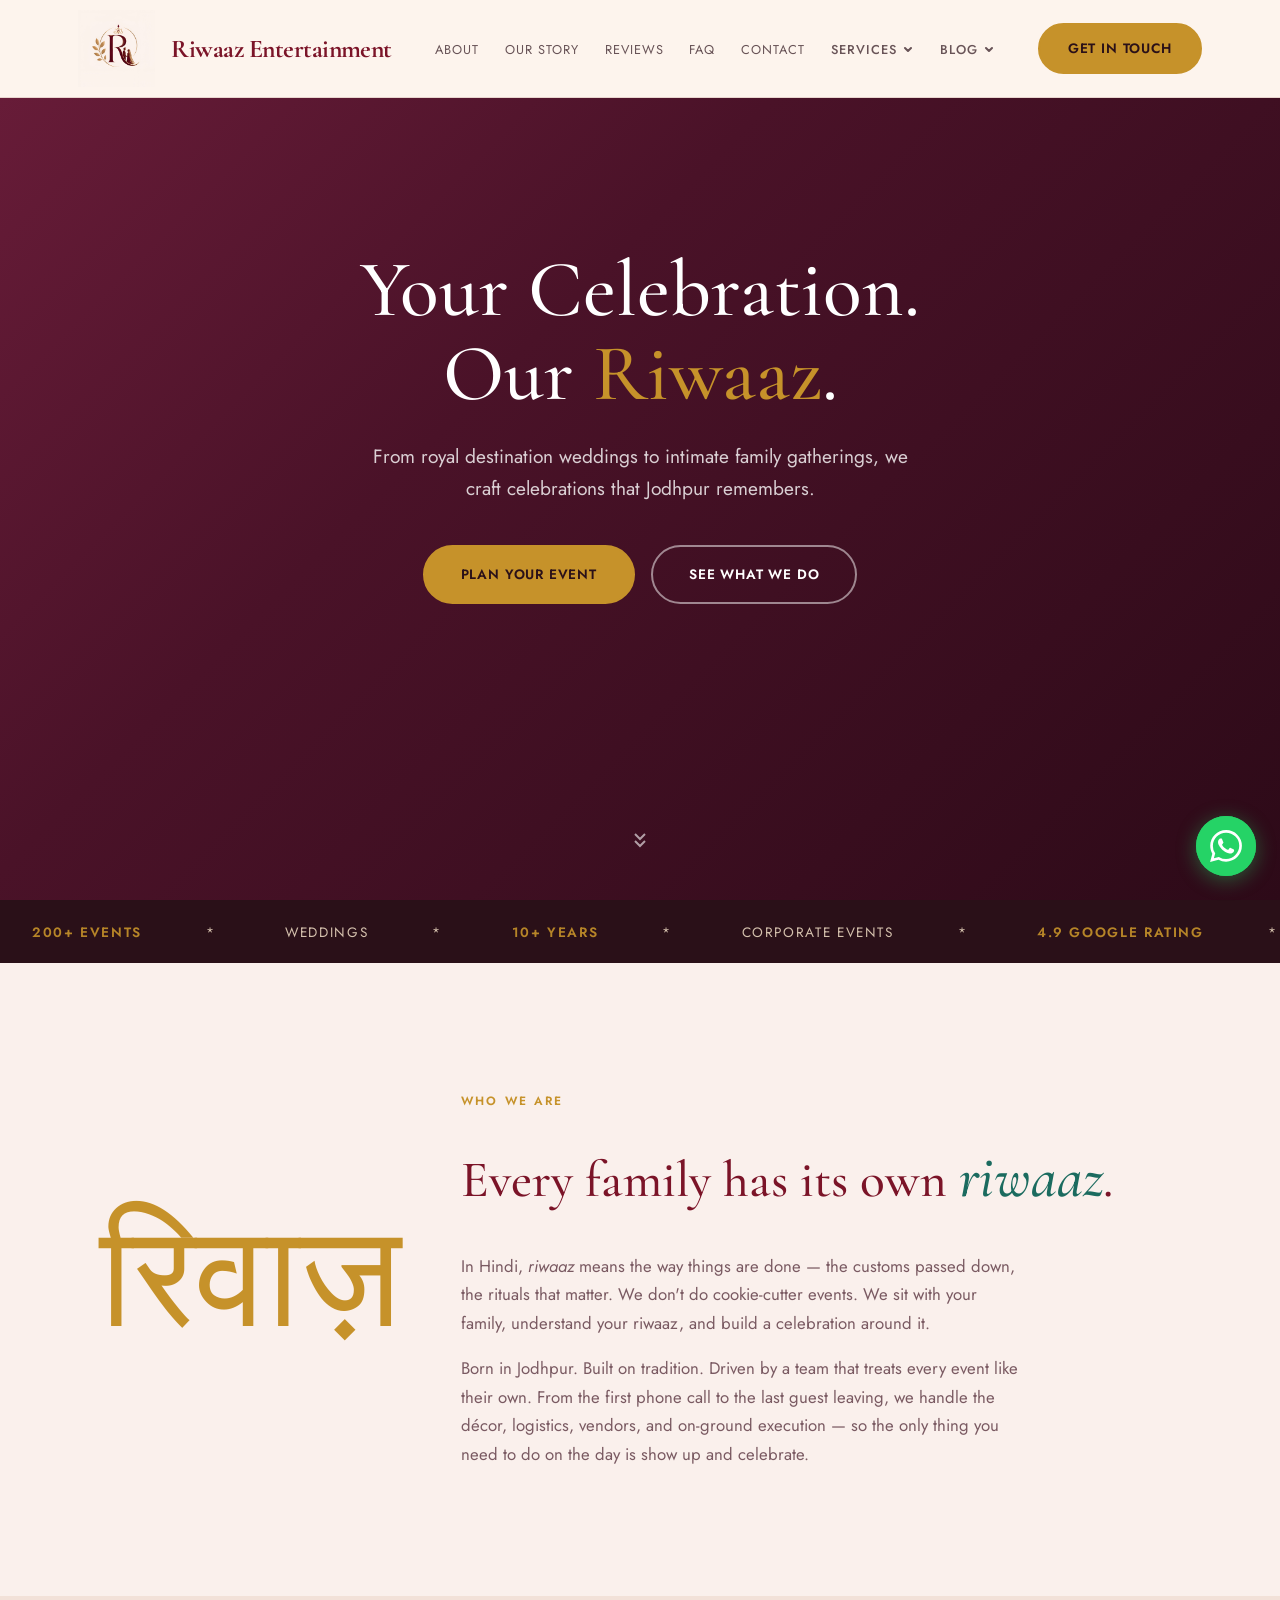
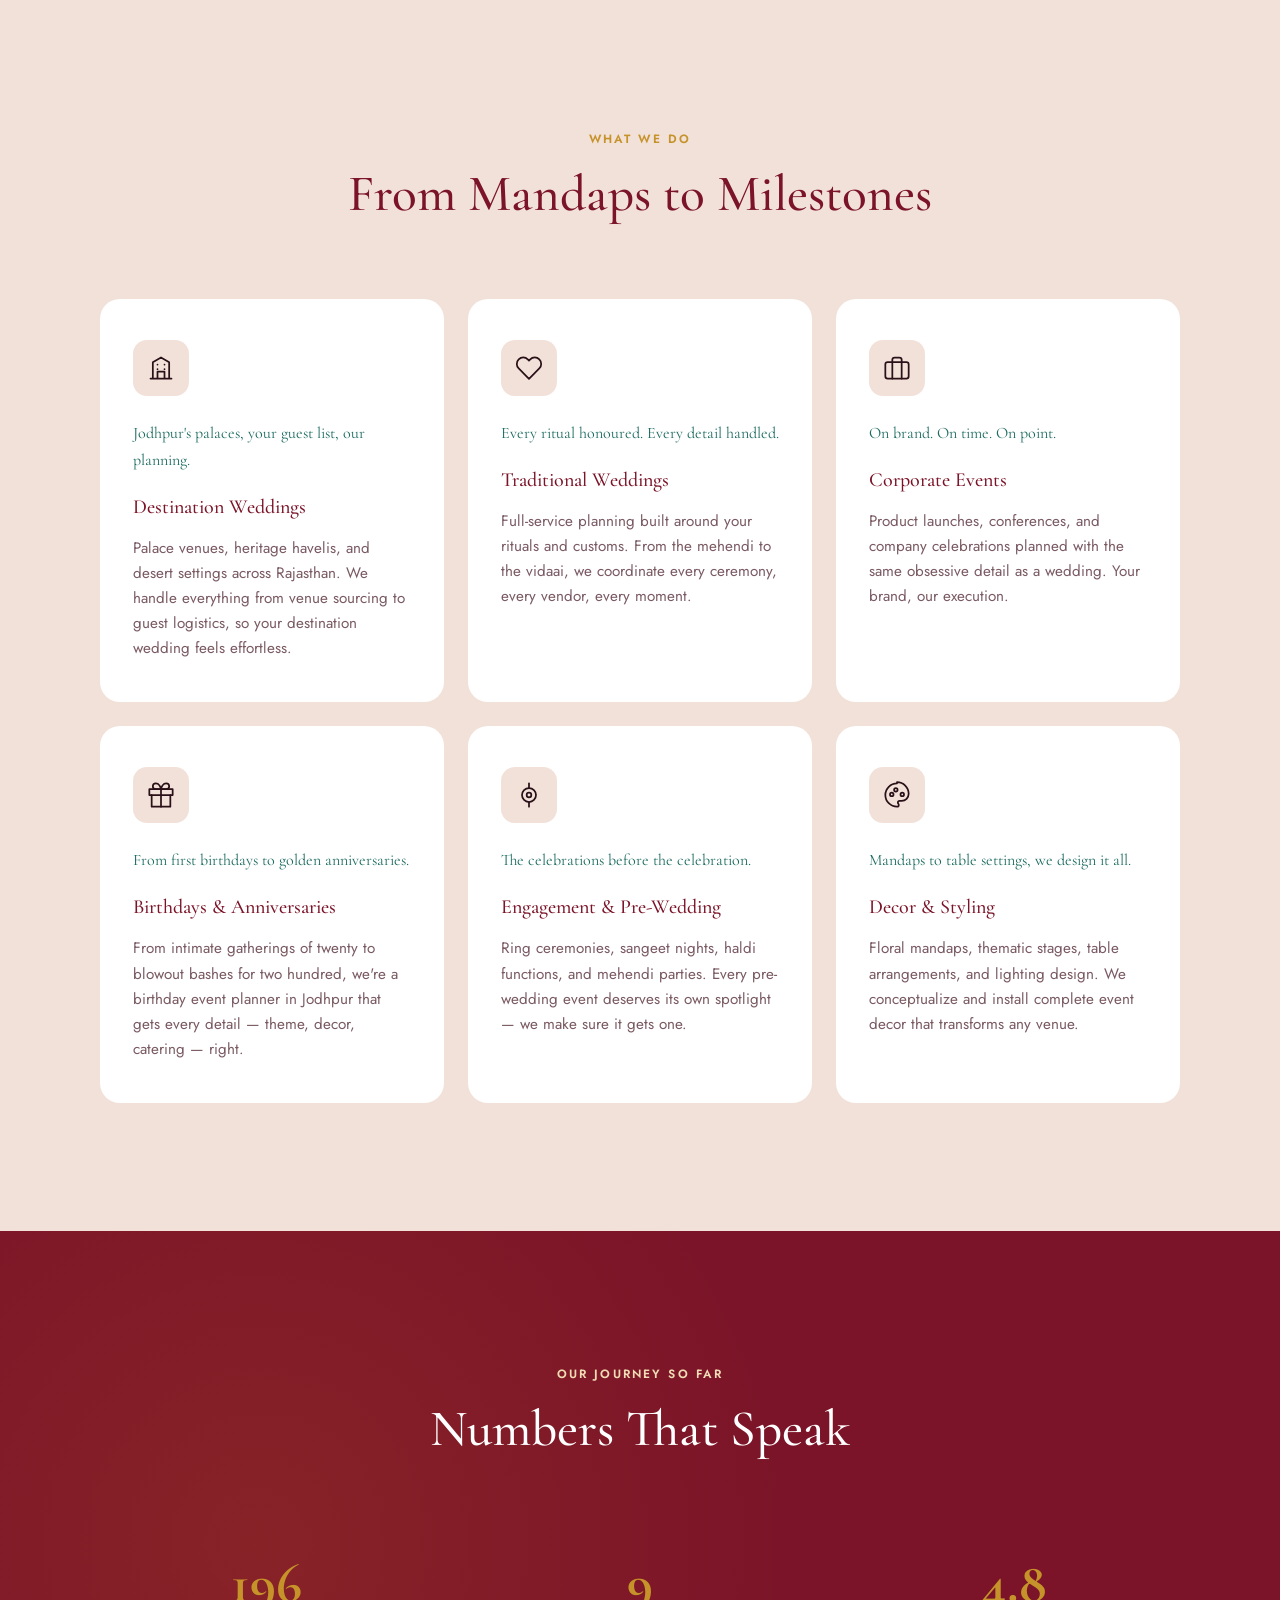
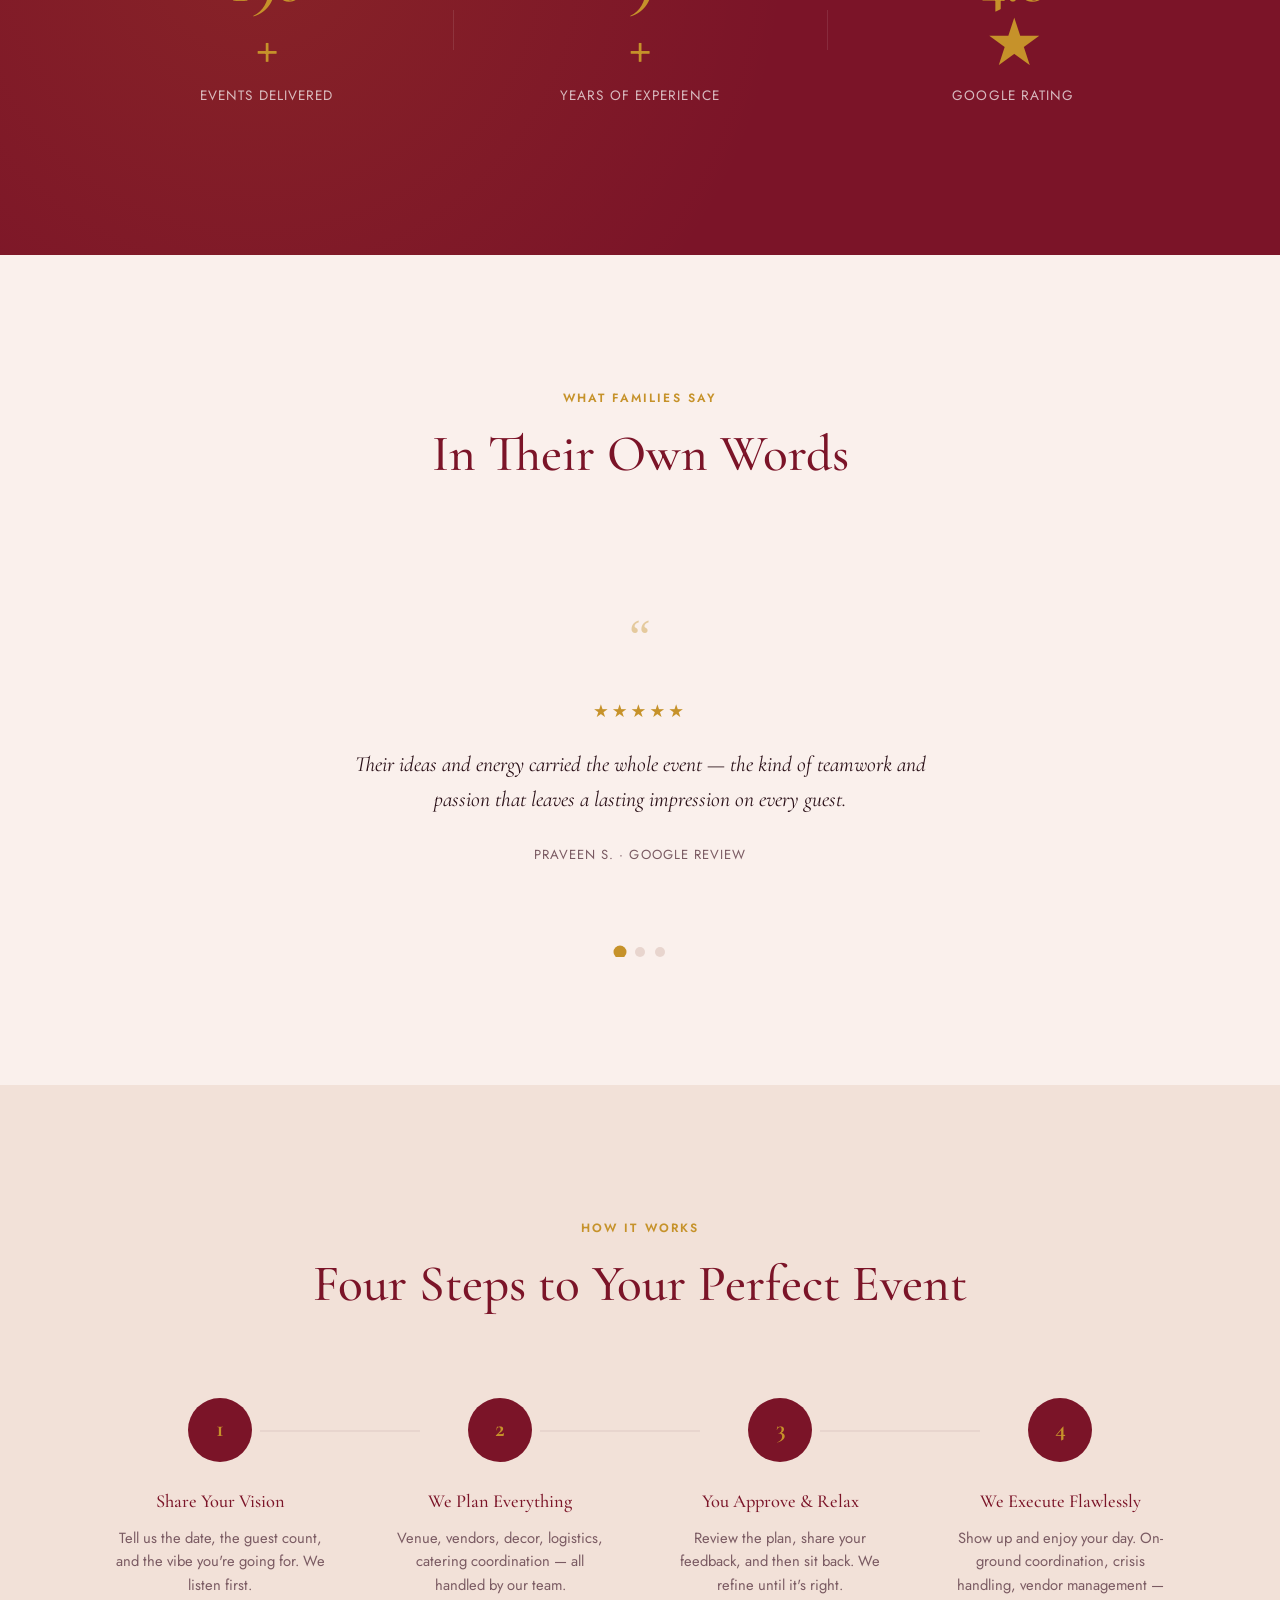
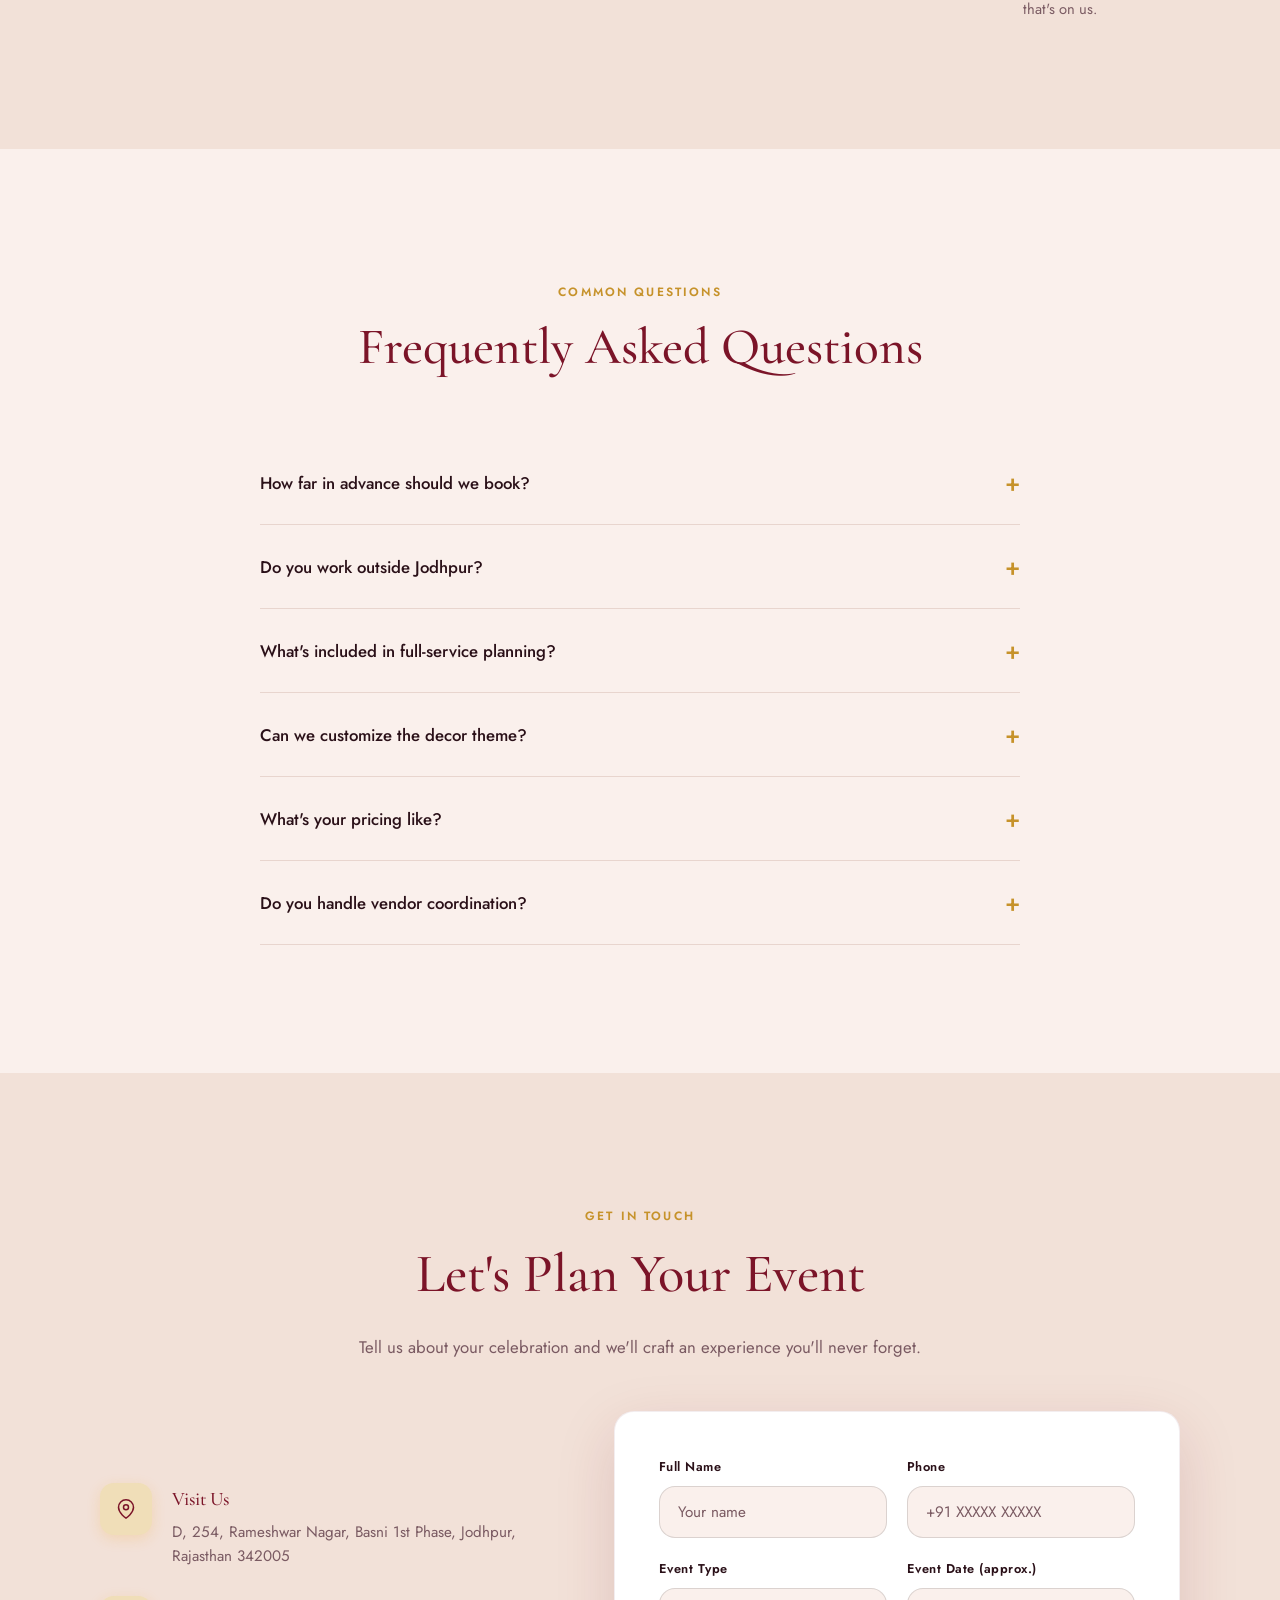
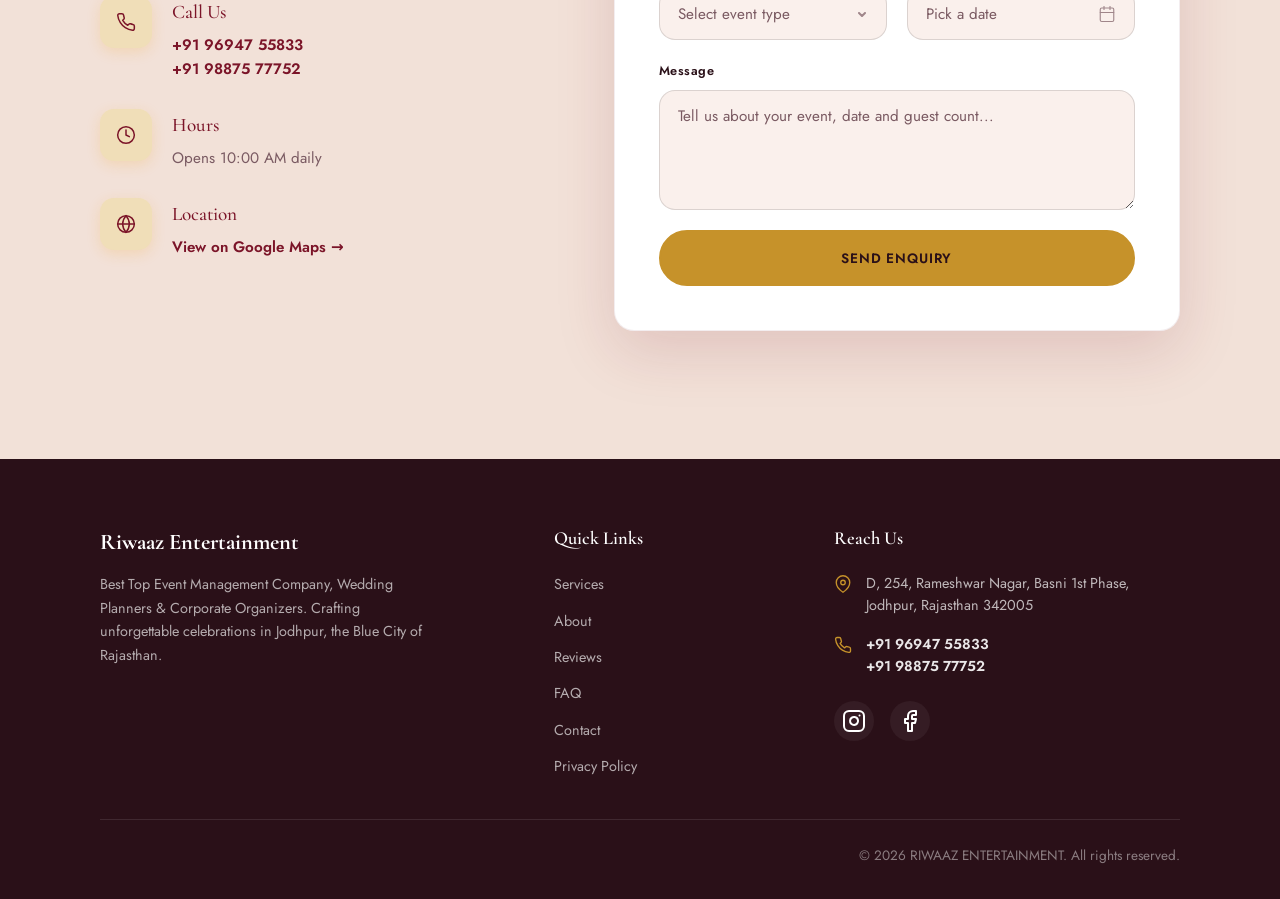
<file: index.html>
<!DOCTYPE html>
<html lang="en">
<head>
  <meta charset="UTF-8">
  <meta name="viewport" content="width=device-width, initial-scale=1.0">
  <title>Riwaaz Entertainment | Wedding & Event Planners, Jodhpur</title>
  <meta name="description" content="Jodhpur's premier wedding & event planning company. From royal destination weddings to intimate celebrations, we bring your vision to life with vibrant style and flawless execution.">
  <link rel="icon" type="image/png" href="assets/logo-v3.jpg">
  
  <link rel="preconnect" href="https://fonts.googleapis.com">
  <link rel="preconnect" href="https://fonts.gstatic.com" crossorigin>
  <link href="https://fonts.googleapis.com/css2?family=Cormorant+Garamond:ital,wght@0,300;0,400;0,500;0,600;0,700;1,300;1,400;1,500&family=Jost:wght@300;400;500;600&display=swap" rel="stylesheet">
  
  <link rel="stylesheet" href="style.css">
</head>
<body>

<header class="site-header">
  <nav class="nav">
    <a href="index.html" class="nav-brand" aria-label="Riwaaz Entertainment Home">
      <img src="assets/logo-v3.jpg" alt="Riwaaz Entertainment">
      <span class="nav-brand-text">Riwaaz Entertainment</span>
    </a>
    <ul class="nav-links">
      <li><a href="#about">About</a></li>
      <li><a href="#stats">Our Story</a></li>
      <li><a href="#testimonials">Reviews</a></li>
      <li><a href="#faq">FAQ</a></li>
      <li><a href="#contact">Contact</a></li>
      <li class="nav-dropdown">
        <button class="nav-dropdown-trigger" aria-expanded="false" aria-haspopup="true">
          Services
          <svg width="12" height="12" viewBox="0 0 12 12" fill="none" stroke="currentColor" stroke-width="2" stroke-linecap="round" stroke-linejoin="round"><path d="M3 5l3 3 3-3"/></svg>
        </button>
        <div class="nav-dropdown-menu" role="menu">
          <a href="wedding-planners-jodhpur.html" role="menuitem">Wedding Planners in Jodhpur</a>
          <a href="destination-wedding-planner-rajasthan.html" role="menuitem">Destination Weddings in Rajasthan</a>
        </div>
      </li>
      <li class="nav-dropdown">
        <button class="nav-dropdown-trigger" aria-expanded="false" aria-haspopup="true">
          Blog
          <svg width="12" height="12" viewBox="0 0 12 12" fill="none" stroke="currentColor" stroke-width="2" stroke-linecap="round" stroke-linejoin="round"><path d="M3 5l3 3 3-3"/></svg>
        </button>
        <div class="nav-dropdown-menu" role="menu">
          <a href="wedding-venues-jodhpur-cost.html" role="menuitem">Wedding Venues in Jodhpur &amp; What They Cost</a>
        </div>
      </li>
    </ul>
    <a href="#contact" class="btn btn-primary nav-cta">Get In Touch</a>
    <button class="nav-toggle" aria-label="Open menu" aria-expanded="false" id="navToggle">&#9776;</button>
  </nav>
  <div class="mobile-menu" id="mobileMenu">
    <a href="#about">About</a>
    <a href="#stats">Our Story</a>
    <a href="#testimonials">Reviews</a>
    <a href="#faq">FAQ</a>
    <a href="#contact">Contact</a>
    <button class="mobile-dropdown-toggle" id="mobileDropdownToggle" aria-expanded="false">
      Services
      <svg width="14" height="14" viewBox="0 0 12 12" fill="none" stroke="currentColor" stroke-width="2" stroke-linecap="round" stroke-linejoin="round"><path d="M3 5l3 3 3-3"/></svg>
    </button>
    <div class="mobile-dropdown-links" id="mobileDropdownLinks">
      <a href="wedding-planners-jodhpur.html">Wedding Planners in Jodhpur</a>
      <a href="destination-wedding-planner-rajasthan.html">Destination Weddings in Rajasthan</a>
    </div>
    <button class="mobile-dropdown-toggle" id="mobileDropdownToggle2" aria-expanded="false">
      Blog
      <svg width="14" height="14" viewBox="0 0 12 12" fill="none" stroke="currentColor" stroke-width="2" stroke-linecap="round" stroke-linejoin="round"><path d="M3 5l3 3 3-3"/></svg>
    </button>
    <div class="mobile-dropdown-links" id="mobileDropdownLinks2">
      <a href="wedding-venues-jodhpur-cost.html">Wedding Venues in Jodhpur &amp; What They Cost</a>
    </div>
  </div>
</header>

<section class="hero">
  <div class="hero-particles" id="heroParticles">
    <!-- JS will inject particle divs here, but also add 20 static particle divs as fallback -->
    <div class="particle"></div>
    <div class="particle"></div>
    <div class="particle"></div>
    <div class="particle"></div>
    <div class="particle"></div>
    <div class="particle"></div>
    <div class="particle"></div>
    <div class="particle"></div>
    <div class="particle"></div>
    <div class="particle"></div>
    <div class="particle"></div>
    <div class="particle"></div>
    <div class="particle"></div>
    <div class="particle"></div>
    <div class="particle"></div>
    <div class="particle"></div>
    <div class="particle"></div>
    <div class="particle"></div>
    <div class="particle"></div>
    <div class="particle"></div>
  </div>
  <div class="hero-content">
    <h1 class="hero-title reveal">Your Celebration.<br>Our <em>Riwaaz</em>.</h1>
    <p class="hero-subtitle reveal">From royal destination weddings to intimate family gatherings, we craft celebrations that Jodhpur remembers.</p>
    <div class="hero-ctas reveal">
      <a href="#contact" class="btn btn-primary">Plan Your Event</a>
      <a href="#services" class="btn btn-ghost-light">See What We Do</a>
    </div>
  </div>
  <div class="hero-scroll" aria-hidden="true">
    <svg width="24" height="24" viewBox="0 0 24 24" fill="none" stroke="currentColor" stroke-width="2"><path d="M7 13l5 5 5-5M7 6l5 5 5-5"/></svg>
  </div>
</section>

<div class="trust-strip" aria-hidden="true">
  <div class="trust-track">
    <span class="highlight">200+ Events</span><span>*</span>
    <span>Weddings</span><span>*</span>
    <span class="highlight">10+ Years</span><span>*</span>
    <span>Corporate Events</span><span>*</span>
    <span class="highlight">4.9 Google Rating</span><span>*</span>
    <span>Destination Weddings</span><span>*</span>
    <span>Private Celebrations</span><span>*</span>
    <!-- duplicate for seamless loop -->
    <span class="highlight">200+ Events</span><span>*</span>
    <span>Weddings</span><span>*</span>
    <span class="highlight">10+ Years</span><span>*</span>
    <span>Corporate Events</span><span>*</span>
    <span class="highlight">4.9 Google Rating</span><span>*</span>
    <span>Destination Weddings</span><span>*</span>
    <span>Private Celebrations</span><span>*</span>
  </div>
</div>

<section id="about" class="about">
  <div class="wrap about-grid">
    <div class="about-devanagari reveal" aria-hidden="true">रिवाज़</div>
    <div class="about-text">
      <span class="eyebrow reveal">Who We Are</span>
      <h2 class="reveal">Every family has its own <span class="about-accent">riwaaz</span>.</h2>
      <p class="reveal">In Hindi, <em>riwaaz</em> means the way things are done — the customs passed down, the rituals that matter. We don't do cookie-cutter events. We sit with your family, understand your riwaaz, and build a celebration around it.</p>
      <p class="reveal">Born in Jodhpur. Built on tradition. Driven by a team that treats every event like their own. From the first phone call to the last guest leaving, we handle the décor, logistics, vendors, and on-ground execution — so the only thing you need to do on the day is show up and celebrate.</p>
    </div>
  </div>
</section>

<section id="services" class="services">
  <div class="wrap">
    <div class="services-header">
      <span class="eyebrow reveal">What We Do</span>
      <h2 class="section-title reveal">From Mandaps to Milestones</h2>
    </div>
    <div class="services-grid">
      <!-- Card 1 -->
      <div class="service-card reveal reveal-delay-1">
        <div class="service-icon"><!-- SVG palace icon -->
          <svg width="28" height="28" viewBox="0 0 24 24" fill="none" stroke="currentColor" stroke-width="1.5" stroke-linecap="round" stroke-linejoin="round"><path d="M3 21h18M5 21V7l7-4 7 4v14M9 21v-6h6v6M9 9h.01M15 9h.01M9 13h.01M15 13h.01"/></svg>
        </div>
        <span class="tagline">Jodhpur's palaces, your guest list, our planning.</span>
        <h3>Destination Weddings</h3>
        <p>Palace venues, heritage havelis, and desert settings across Rajasthan. We handle everything from venue sourcing to guest logistics, so your destination wedding feels effortless.</p>
      </div>
      <!-- Card 2 -->
      <div class="service-card reveal reveal-delay-2">
        <div class="service-icon"><!-- SVG heart icon -->
          <svg width="28" height="28" viewBox="0 0 24 24" fill="none" stroke="currentColor" stroke-width="1.5" stroke-linecap="round" stroke-linejoin="round"><path d="M20.84 4.61a5.5 5.5 0 0 0-7.78 0L12 5.67l-1.06-1.06a5.5 5.5 0 0 0-7.78 7.78l1.06 1.06L12 21.23l7.78-7.78 1.06-1.06a5.5 5.5 0 0 0 0-7.78z"/></svg>
        </div>
        <span class="tagline">Every ritual honoured. Every detail handled.</span>
        <h3>Traditional Weddings</h3>
        <p>Full-service planning built around your rituals and customs. From the mehendi to the vidaai, we coordinate every ceremony, every vendor, every moment.</p>
      </div>
      <!-- Card 3 -->
      <div class="service-card reveal reveal-delay-3">
        <div class="service-icon"><!-- SVG briefcase icon -->
          <svg width="28" height="28" viewBox="0 0 24 24" fill="none" stroke="currentColor" stroke-width="1.5" stroke-linecap="round" stroke-linejoin="round"><rect x="2" y="7" width="20" height="14" rx="2" ry="2"/><path d="M16 21V5a2 2 0 0 0-2-2h-4a2 2 0 0 0-2 2v16"/></svg>
        </div>
        <span class="tagline">On brand. On time. On point.</span>
        <h3>Corporate Events</h3>
        <p>Product launches, conferences, and company celebrations planned with the same obsessive detail as a wedding. Your brand, our execution.</p>
      </div>
      <!-- Card 4 -->
      <div class="service-card reveal reveal-delay-1">
        <div class="service-icon"><!-- SVG gift icon -->
          <svg width="28" height="28" viewBox="0 0 24 24" fill="none" stroke="currentColor" stroke-width="1.5" stroke-linecap="round" stroke-linejoin="round"><polyline points="20 12 20 22 4 22 4 12"/><rect x="2" y="7" width="20" height="5"/><line x1="12" y1="22" x2="12" y2="7"/><path d="M12 7H7.5a2.5 2.5 0 0 1 0-5C11 2 12 7 12 7z"/><path d="M12 7h4.5a2.5 2.5 0 0 0 0-5C13 2 12 7 12 7z"/></svg>
        </div>
        <span class="tagline">From first birthdays to golden anniversaries.</span>
        <h3>Birthdays & Anniversaries</h3>
        <p>From intimate gatherings of twenty to blowout bashes for two hundred, we're a birthday event planner in Jodhpur that gets every detail — theme, decor, catering — right.</p>
      </div>
      <!-- Card 5 -->
      <div class="service-card reveal reveal-delay-2">
        <div class="service-icon"><!-- SVG ring icon -->
          <svg width="28" height="28" viewBox="0 0 24 24" fill="none" stroke="currentColor" stroke-width="1.5" stroke-linecap="round" stroke-linejoin="round"><circle cx="12" cy="12" r="6"/><circle cx="12" cy="12" r="2"/><path d="M12 2v4M12 18v4"/></svg>
        </div>
        <span class="tagline">The celebrations before the celebration.</span>
        <h3>Engagement & Pre-Wedding</h3>
        <p>Ring ceremonies, sangeet nights, haldi functions, and mehendi parties. Every pre-wedding event deserves its own spotlight — we make sure it gets one.</p>
      </div>
      <!-- Card 6 -->
      <div class="service-card reveal reveal-delay-3">
        <div class="service-icon"><!-- SVG palette/decor icon -->
          <svg width="28" height="28" viewBox="0 0 24 24" fill="none" stroke="currentColor" stroke-width="1.5" stroke-linecap="round" stroke-linejoin="round"><path d="M12 2C6.5 2 2 6.5 2 12s4.5 10 10 10c.93 0 1.5-.67 1.5-1.5 0-.39-.15-.74-.39-1.01-.23-.26-.38-.61-.38-1 0-.83.67-1.5 1.5-1.5H16c3.31 0 6-2.69 6-6 0-5.5-4.5-9.99-10-9.99z"/><circle cx="7.5" cy="11.5" r="1.5"/><circle cx="11" cy="7.5" r="1.5"/><circle cx="16.5" cy="11.5" r="1.5"/></svg>
        </div>
        <span class="tagline">Mandaps to table settings, we design it all.</span>
        <h3>Decor & Styling</h3>
        <p>Floral mandaps, thematic stages, table arrangements, and lighting design. We conceptualize and install complete event decor that transforms any venue.</p>
      </div>
    </div>
  </div>
</section>

<section id="stats" class="stats">
  <div class="wrap">
    <div class="stats-header">
      <span class="eyebrow reveal">Our Journey So Far</span>
      <h2 class="section-title reveal">Numbers That Speak</h2>
    </div>
    <div class="stats-grid">
      <div class="stat-item reveal">
        <span class="stat-number" data-target="200">200</span><span class="stat-number suffix">+</span>
        <span class="stat-label">Events Delivered</span>
      </div>
      <div class="stat-item reveal reveal-delay-1">
        <span class="stat-number" data-target="10">10</span><span class="stat-number suffix">+</span>
        <span class="stat-label">Years of Experience</span>
      </div>
      <div class="stat-item reveal reveal-delay-2">
        <span class="stat-number" data-target="4.9" data-decimal="true">4.9</span><span class="stat-number suffix">&#9733;</span>
        <span class="stat-label">Google Rating</span>
      </div>
    </div>
  </div>
</section>

<section id="testimonials" class="testimonials">
  <div class="wrap">
    <div class="testimonials-header">
      <span class="eyebrow reveal">What Families Say</span>
      <h2 class="section-title reveal">In Their Own Words</h2>
    </div>
    <div class="testimonial-slider reveal">
      <div class="testimonial-track" id="testimonialTrack">
        <div class="testimonial-card">
          <span class="quote-icon">&ldquo;</span>
          <span class="stars">&#9733;&#9733;&#9733;&#9733;&#9733;</span>
          <p>Their ideas and energy carried the whole event — the kind of teamwork and passion that leaves a lasting impression on every guest.</p>
          <span class="author">Praveen S. &middot; Google Review</span>
        </div>
        <div class="testimonial-card">
          <span class="quote-icon">&ldquo;</span>
          <span class="stars">&#9733;&#9733;&#9733;&#9733;&#9733;</span>
          <p>Careful arrangements and beautiful decor, handled by a team that clearly knows what they're doing. Every detail was perfect.</p>
          <span class="author">Mohit G. &middot; Google Review</span>
        </div>
        <div class="testimonial-card">
          <span class="quote-icon">&ldquo;</span>
          <span class="stars">&#9733;&#9733;&#9733;&#9733;&#9733;</span>
          <p>Made our wedding day feel truly one of a kind. We didn't have to worry about a single thing.</p>
          <span class="author">Deepak K. &middot; Google Review</span>
        </div>
      </div>
      <div class="slider-dots" id="sliderDots">
        <button class="slider-dot active" data-index="0" aria-label="Show review 1"></button>
        <button class="slider-dot" data-index="1" aria-label="Show review 2"></button>
        <button class="slider-dot" data-index="2" aria-label="Show review 3"></button>
      </div>
    </div>
  </div>
</section>

<section id="process" class="process">
  <div class="wrap">
    <div class="process-header">
      <span class="eyebrow reveal">How It Works</span>
      <h2 class="section-title reveal">Four Steps to Your Perfect Event</h2>
    </div>
    <div class="process-timeline">
      <div class="process-step reveal">
        <div class="step-number">1</div>
        <h3>Share Your Vision</h3>
        <p>Tell us the date, the guest count, and the vibe you're going for. We listen first.</p>
      </div>
      <div class="process-step reveal reveal-delay-1">
        <div class="step-number">2</div>
        <h3>We Plan Everything</h3>
        <p>Venue, vendors, decor, logistics, catering coordination — all handled by our team.</p>
      </div>
      <div class="process-step reveal reveal-delay-2">
        <div class="step-number">3</div>
        <h3>You Approve & Relax</h3>
        <p>Review the plan, share your feedback, and then sit back. We refine until it's right.</p>
      </div>
      <div class="process-step reveal reveal-delay-3">
        <div class="step-number">4</div>
        <h3>We Execute Flawlessly</h3>
        <p>Show up and enjoy your day. On-ground coordination, crisis handling, vendor management — that's on us.</p>
      </div>
    </div>
  </div>
</section>

<section id="faq" class="faq">
  <div class="wrap">
    <div class="faq-header">
      <span class="eyebrow reveal">Common Questions</span>
      <h2 class="section-title reveal">Frequently Asked Questions</h2>
    </div>
    <div class="faq-list reveal">
      <div class="faq-item">
        <button class="faq-question">How far in advance should we book?<span>+</span></button>
        <div class="faq-answer"><p>For weddings, we recommend booking at least 3-6 months in advance, especially during the wedding season (October to March). For smaller events, 4-6 weeks is usually enough. That said, reach out early — popular dates fill up fast.</p></div>
      </div>
      <div class="faq-item">
        <button class="faq-question">Do you work outside Jodhpur?<span>+</span></button>
        <div class="faq-answer"><p>Absolutely. While we're based in Jodhpur, we plan and execute events across Rajasthan — Jaipur, Udaipur, Jaisalmer, and beyond. If you have a venue in mind anywhere in the state, we'll make it happen.</p></div>
      </div>
      <div class="faq-item">
        <button class="faq-question">What's included in full-service planning?<span>+</span></button>
        <div class="faq-answer"><p>Everything. Venue selection, decor design and installation, vendor coordination (caterers, photographers, DJs, mehendi artists), guest logistics, timeline management, and complete on-ground execution on the day of the event.</p></div>
      </div>
      <div class="faq-item">
        <button class="faq-question">Can we customize the decor theme?<span>+</span></button>
        <div class="faq-answer"><p>100%. Every event we plan has its own unique decor identity. We work with you to understand your vision, colour preferences, and cultural requirements, then design a setup that's entirely yours. No two Riwaaz events look the same.</p></div>
      </div>
      <div class="faq-item">
        <button class="faq-question">What's your pricing like?<span>+</span></button>
        <div class="faq-answer"><p>Our pricing depends on the scale, location, and requirements of your event. We work across a range of budgets and always tailor our packages to fit. Get in touch with your details and we'll share a transparent quote — no hidden charges.</p></div>
      </div>
      <div class="faq-item">
        <button class="faq-question">Do you handle vendor coordination?<span>+</span></button>
        <div class="faq-answer"><p>Yes, and it's one of the things we do best. We have a trusted network of 50+ vendor partners — from caterers and florists to photographers and lighting crews. We handle the sourcing, negotiation, scheduling, and day-of coordination so you don't have to chase anyone.</p></div>
      </div>
    </div>
  </div>
</section>

<section id="contact" class="contact">
  <div class="wrap">
    <div class="contact-header text-center">
      <span class="eyebrow reveal">Get In Touch</span>
      <h2 class="section-title reveal">Let's Plan Your Event</h2>
      <p class="section-subtitle reveal">Tell us about your celebration and we'll craft an experience you'll never forget.</p>
    </div>

    <div class="contact-grid">
      <!-- Left Column: Stacked Info Cards with Circular Icon Badges -->
      <div class="contact-info-list reveal">
        <div class="info-card">
          <div class="info-icon-badge">
            <svg width="20" height="20" viewBox="0 0 24 24" fill="none" stroke="currentColor" stroke-width="1.8" stroke-linecap="round" stroke-linejoin="round"><path d="M21 10c0 7-9 13-9 13s-9-6-9-13a9 9 0 0 1 18 0z"/><circle cx="12" cy="10" r="3"/></svg>
          </div>
          <div class="info-card-text">
            <h3>Visit Us</h3>
            <p>D, 254, Rameshwar Nagar, Basni 1st Phase, Jodhpur, Rajasthan 342005</p>
          </div>
        </div>

        <div class="info-card">
          <div class="info-icon-badge">
            <svg width="20" height="20" viewBox="0 0 24 24" fill="none" stroke="currentColor" stroke-width="1.8" stroke-linecap="round" stroke-linejoin="round"><path d="M22 16.92v3a2 2 0 0 1-2.18 2 19.79 19.79 0 0 1-8.63-3.07 19.5 19.5 0 0 1-6-6 19.79 19.79 0 0 1-3.07-8.67A2 2 0 0 1 4.11 2h3a2 2 0 0 1 2 1.72 12.84 12.84 0 0 0 .7 2.81 2 2 0 0 1-.45 2.11L8.09 9.91a16 16 0 0 0 6 6l1.27-1.27a2 2 0 0 1 2.11-.45 12.84 12.84 0 0 0 2.81.7A2 2 0 0 1 22 16.92z"/></svg>
          </div>
          <div class="info-card-text">
            <h3>Call Us</h3>
            <p><a href="tel:+919694755833">+91 96947 55833</a></p>
            <p><a href="tel:+919887577752">+91 98875 77752</a></p>
          </div>
        </div>

        <div class="info-card">
          <div class="info-icon-badge">
            <svg width="20" height="20" viewBox="0 0 24 24" fill="none" stroke="currentColor" stroke-width="1.8" stroke-linecap="round" stroke-linejoin="round"><circle cx="12" cy="12" r="10"/><polyline points="12 6 12 12 16 14"/></svg>
          </div>
          <div class="info-card-text">
            <h3>Hours</h3>
            <p>Opens 10:00 AM daily</p>
          </div>
        </div>

        <div class="info-card">
          <div class="info-icon-badge">
            <svg width="20" height="20" viewBox="0 0 24 24" fill="none" stroke="currentColor" stroke-width="1.8" stroke-linecap="round" stroke-linejoin="round"><circle cx="12" cy="12" r="10"/><line x1="2" y1="12" x2="22" y2="12"/><path d="M12 2a15.3 15.3 0 0 1 4 10 15.3 15.3 0 0 1-4 10 15.3 15.3 0 0 1-4-10 15.3 15.3 0 0 1 4-10z"/></svg>
          </div>
          <div class="info-card-text">
            <h3>Location</h3>
            <p><a href="https://maps.app.goo.gl/3xoiZ9kidAPyXVgr9" target="_blank" rel="noopener">View on Google Maps &rarr;</a></p>
          </div>
        </div>
      </div>

      <!-- Right Column: Form Card -->
      <div class="contact-form-card reveal">
        <form class="contact-form" id="enquiryForm">
          <div class="form-row">
            <div class="form-group">
              <label for="formName">Full Name</label>
              <input type="text" id="formName" class="form-input" placeholder="Your name" required>
            </div>
            <div class="form-group">
              <label for="formPhone">Phone</label>
              <input type="tel" id="formPhone" class="form-input" placeholder="+91 XXXXX XXXXX" required>
            </div>
          </div>
          <div class="form-row">
            <div class="form-group">
              <label>Event Type</label>
              <div class="custom-select" id="customSelect">
                <button type="button" class="custom-select-trigger" id="selectTrigger">
                  <span class="custom-select-value" id="selectValue">Select event type</span>
                  <svg class="custom-select-arrow" width="12" height="12" viewBox="0 0 12 12" fill="none" stroke="currentColor" stroke-width="2" stroke-linecap="round" stroke-linejoin="round"><path d="M3 5l3 3 3-3"/></svg>
                </button>
                <div class="custom-select-dropdown" id="selectDropdown">
                  <div class="custom-select-option" data-value="Wedding">Wedding</div>
                  <div class="custom-select-option" data-value="Destination Wedding">Destination Wedding</div>
                  <div class="custom-select-option" data-value="Engagement">Engagement / Pre-Wedding</div>
                  <div class="custom-select-option" data-value="Corporate">Corporate Event</div>
                  <div class="custom-select-option" data-value="Birthday">Birthday / Anniversary</div>
                  <div class="custom-select-option" data-value="Other">Other Celebration</div>
                </div>
                <input type="hidden" id="formEvent" name="eventType" required>
              </div>
            </div>
            <div class="form-group">
              <label>Event Date (approx.)</label>
              <div class="custom-datepicker" id="customDatepicker">
                <button type="button" class="custom-date-trigger" id="dateTrigger">
                  <span class="custom-date-value" id="dateValue">Pick a date</span>
                  <svg class="custom-date-icon" width="18" height="18" viewBox="0 0 24 24" fill="none" stroke="currentColor" stroke-width="1.5" stroke-linecap="round" stroke-linejoin="round"><rect x="3" y="4" width="18" height="18" rx="2" ry="2"/><line x1="16" y1="2" x2="16" y2="6"/><line x1="8" y1="2" x2="8" y2="6"/><line x1="3" y1="10" x2="21" y2="10"/></svg>
                </button>
                <div class="custom-calendar" id="calendarDropdown">
                  <div class="calendar-header">
                    <button type="button" class="calendar-nav" id="calPrev">
                      <svg width="14" height="14" viewBox="0 0 24 24" fill="none" stroke="currentColor" stroke-width="2.5" stroke-linecap="round" stroke-linejoin="round"><path d="M15 18l-6-6 6-6"/></svg>
                    </button>
                    <span class="calendar-month-year" id="calMonthYear"></span>
                    <button type="button" class="calendar-nav" id="calNext">
                      <svg width="14" height="14" viewBox="0 0 24 24" fill="none" stroke="currentColor" stroke-width="2.5" stroke-linecap="round" stroke-linejoin="round"><path d="M9 18l6-6-6-6"/></svg>
                    </button>
                  </div>
                  <div class="calendar-weekdays">
                    <span>Mo</span><span>Tu</span><span>We</span><span>Th</span><span>Fr</span><span>Sa</span><span>Su</span>
                  </div>
                  <div class="calendar-days" id="calDays"></div>
                  <div class="calendar-footer">
                    <button type="button" class="calendar-clear" id="calClear">Clear</button>
                    <button type="button" class="calendar-today" id="calToday">Today</button>
                  </div>
                </div>
                <input type="hidden" id="formDate" name="eventDate">
              </div>
            </div>
          </div>
          <div class="form-group">
            <label for="formMessage">Message</label>
            <textarea id="formMessage" class="form-textarea" placeholder="Tell us about your event, date and guest count..." rows="4"></textarea>
          </div>
          <button type="submit" class="btn btn-primary form-submit">Send Enquiry</button>
        </form>
      </div>
    </div>
  </div>
</section>

<footer class="site-footer">
  <div class="wrap">
    <div class="footer-grid">
      <div class="footer-col footer-col-brand">
        <span class="footer-brand">Riwaaz Entertainment</span>
        <p class="footer-desc">
          Best Top Event Management Company, Wedding Planners & Corporate Organizers. Crafting unforgettable celebrations in Jodhpur, the Blue City of Rajasthan.
        </p>
      </div>

      <div class="footer-col footer-col-links">
        <span class="footer-heading">Quick Links</span>
        <ul class="footer-nav-list">
          <li><a href="#services">Services</a></li>
          <li><a href="#about">About</a></li>
          <li><a href="#testimonials">Reviews</a></li>
          <li><a href="#faq">FAQ</a></li>
          <li><a href="#contact">Contact</a></li>
          <li><a href="privacy.html">Privacy Policy</a></li>
        </ul>
      </div>

      <div class="footer-col footer-col-reach">
        <span class="footer-heading">Reach Us</span>
        <div class="reach-item">
          <svg class="reach-icon" width="18" height="18" viewBox="0 0 24 24" fill="none" stroke="currentColor" stroke-width="1.8" stroke-linecap="round" stroke-linejoin="round"><path d="M21 10c0 7-9 13-9 13s-9-6-9-13a9 9 0 0 1 18 0z"/><circle cx="12" cy="10" r="3"/></svg>
          <span>D, 254, Rameshwar Nagar, Basni 1st Phase, Jodhpur, Rajasthan 342005</span>
        </div>
        <div class="reach-item">
          <svg class="reach-icon" width="18" height="18" viewBox="0 0 24 24" fill="none" stroke="currentColor" stroke-width="1.8" stroke-linecap="round" stroke-linejoin="round"><path d="M22 16.92v3a2 2 0 0 1-2.18 2 19.79 19.79 0 0 1-8.63-3.07 19.5 19.5 0 0 1-6-6 19.79 19.79 0 0 1-3.07-8.67A2 2 0 0 1 4.11 2h3a2 2 0 0 1 2 1.72 12.84 12.84 0 0 0 .7 2.81 2 2 0 0 1-.45 2.11L8.09 9.91a16 16 0 0 0 6 6l1.27-1.27a2 2 0 0 1 2.11-.45 12.84 12.84 0 0 0 2.81.7A2 2 0 0 1 22 16.92z"/></svg>
          <div>
            <a href="tel:+919694755833">+91 96947 55833</a><br>
            <a href="tel:+919887577752">+91 98875 77752</a>
          </div>
        </div>
        <div class="footer-socials">
          <a href="https://www.instagram.com/riwaaz_entertainment/" target="_blank" rel="noopener noreferrer" aria-label="Instagram">
            <svg width="24" height="24" viewBox="0 0 24 24" fill="none" stroke="currentColor" stroke-width="2" stroke-linecap="round" stroke-linejoin="round"><rect x="2" y="2" width="20" height="20" rx="5" ry="5"/><path d="M16 11.37A4 4 0 1 1 12.63 8 4 4 0 0 1 16 11.37z"/><line x1="17.5" y1="6.5" x2="17.51" y2="6.5"/></svg>
          </a>
          <a href="https://www.facebook.com/profile.php?id=100063678950326" target="_blank" rel="noopener noreferrer" aria-label="Facebook">
            <svg width="24" height="24" viewBox="0 0 24 24" fill="none" stroke="currentColor" stroke-width="2" stroke-linecap="round" stroke-linejoin="round"><path d="M18 2h-3a5 5 0 0 0-5 5v3H7v4h3v8h4v-8h3l1-4h-4V7a1 1 0 0 1 1-1h3z"/></svg>
          </a>
        </div>
      </div>
    </div>

    <div class="footer-bottom">
      <p>&copy; <span id="year"></span> RIWAAZ ENTERTAINMENT. All rights reserved.</p>
    </div>
  </div>
</footer>

<script src="script.js"></script>

<!-- Sticky WhatsApp Button -->
<a href="https://wa.me/919887577752" class="sticky-whatsapp" target="_blank" rel="noopener" aria-label="Chat on WhatsApp">
  <svg viewBox="0 0 24 24" fill="currentColor">
    <path d="M17.472 14.382c-.297-.149-1.758-.867-2.03-.967-.273-.099-.471-.148-.67.15-.197.297-.767.966-.94 1.164-.173.199-.347.223-.644.075-.297-.15-1.255-.463-2.39-1.475-.883-.788-1.48-1.761-1.653-2.059-.173-.297-.018-.458.13-.606.134-.133.298-.347.446-.52.149-.174.198-.298.298-.497.099-.198.05-.371-.025-.52-.075-.149-.669-1.612-.916-2.207-.242-.579-.487-.5-.669-.51a12.8 12.8 0 0 0-.57-.01c-.198 0-.52.074-.792.372-.272.297-1.04 1.016-1.04 2.479 0 1.462 1.065 2.875 1.213 3.074.149.198 2.096 3.2 5.077 4.487.709.306 1.262.489 1.694.625.712.227 1.36.195 1.871.118.571-.085 1.758-.719 2.006-1.413.248-.694.248-1.289.173-1.413-.074-.124-.272-.198-.57-.347m-5.421 7.403h-.004a9.87 9.87 0 0 1-5.031-1.378l-.361-.214-3.741.982.998-3.648-.235-.374a9.86 9.86 0 0 1-1.51-5.26c.001-5.45 4.436-9.884 9.888-9.884 2.64 0 5.122 1.03 6.988 2.898a9.825 9.825 0 0 1 2.893 6.994c-.003 5.45-4.437 9.884-9.885 9.884m8.413-18.297A11.815 11.815 0 0 0 12.05 0C5.495 0 .16 5.335.157 11.892c0 2.096.547 4.142 1.588 5.945L.057 24l6.305-1.654a11.882 11.882 0 0 0 5.683 1.448h.005c6.554 0 11.89-5.335 11.893-11.893a11.821 11.821 0 0 0-3.48-8.413Z"/>
  </svg>
</a>
</body>
</html>
</file>
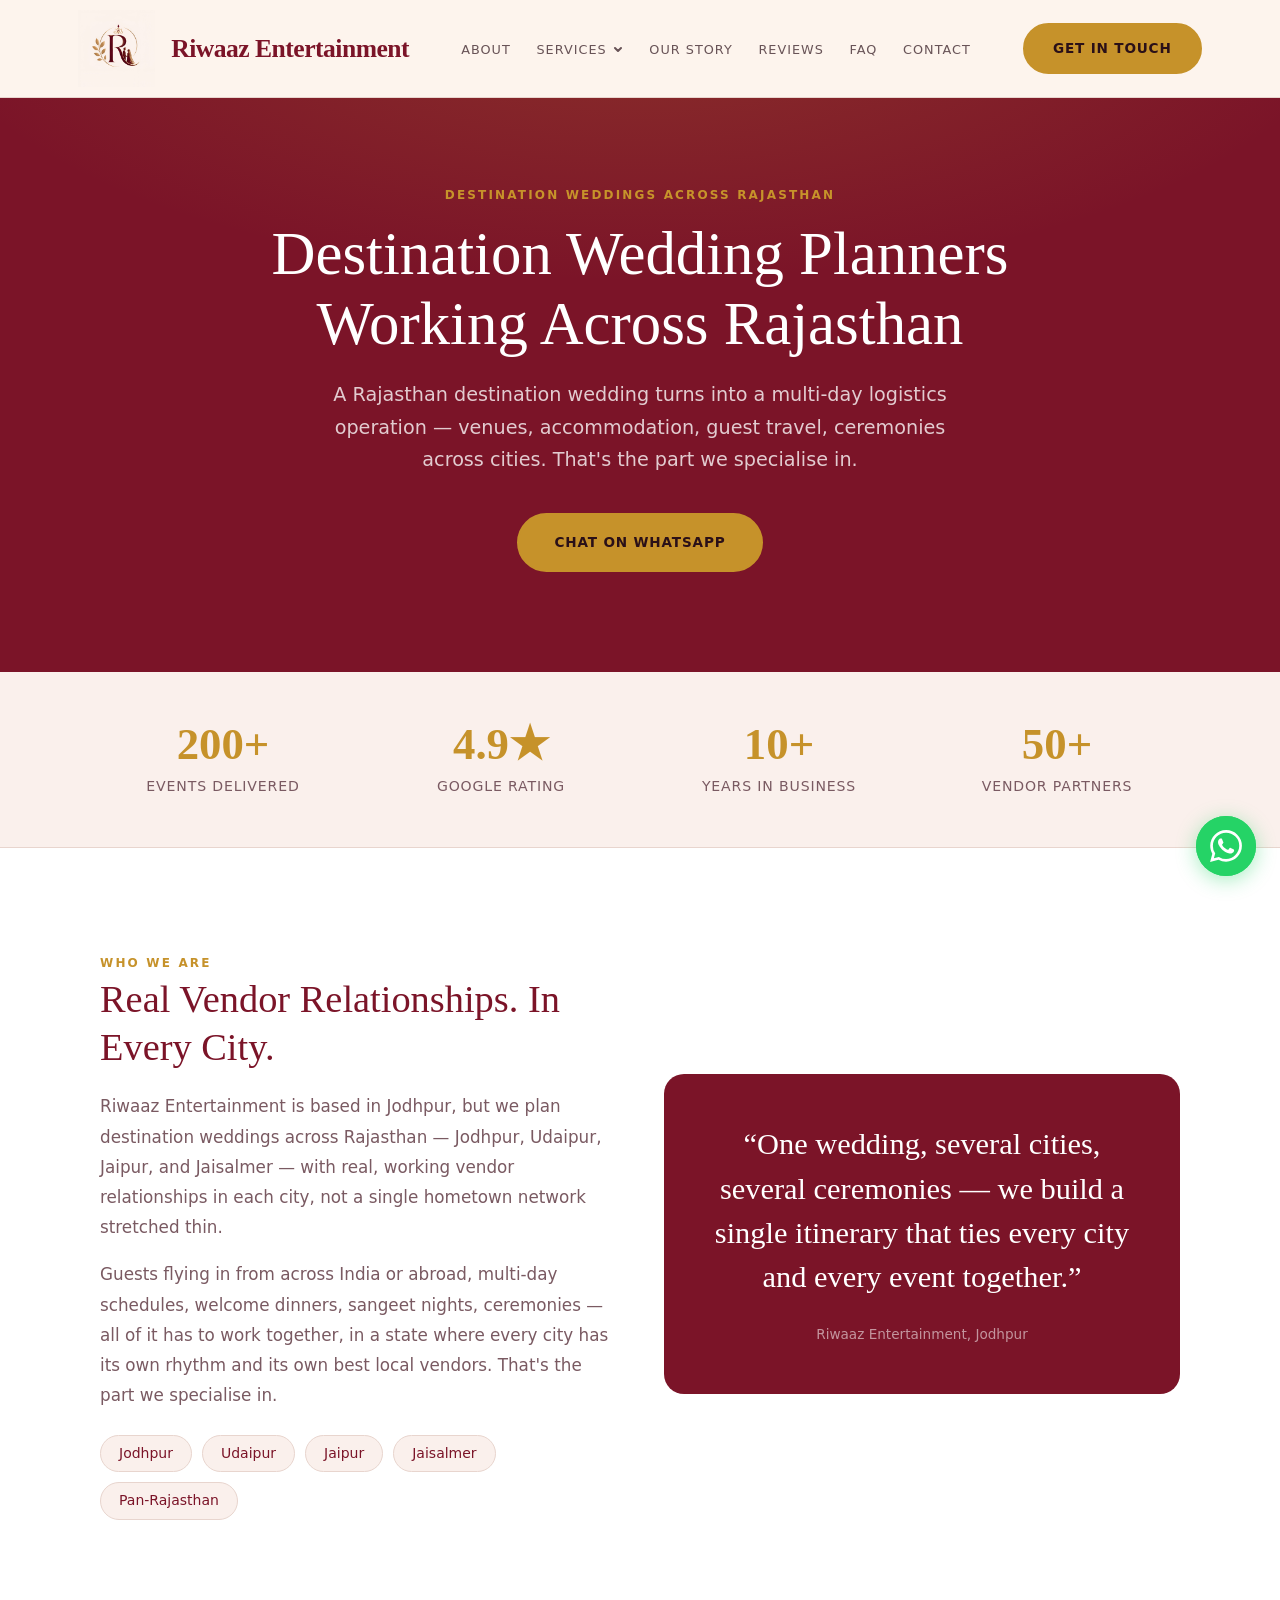
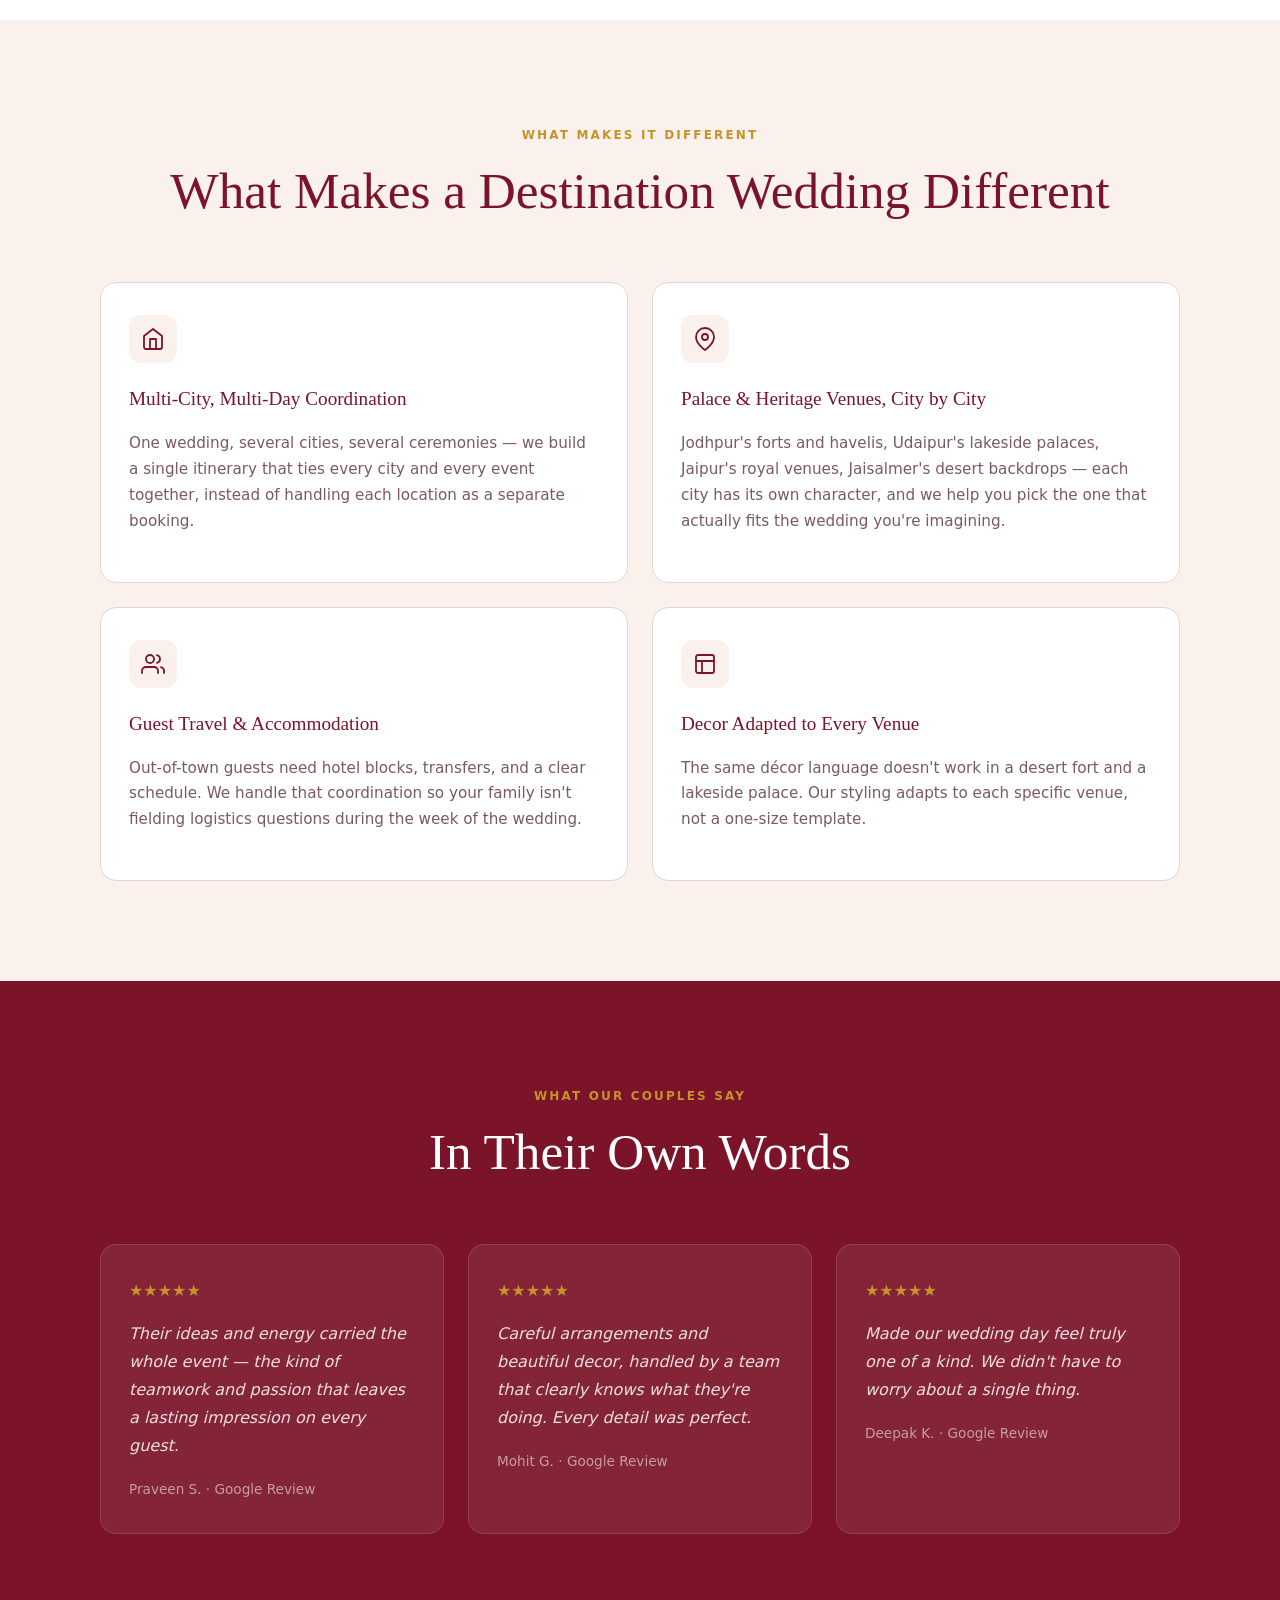
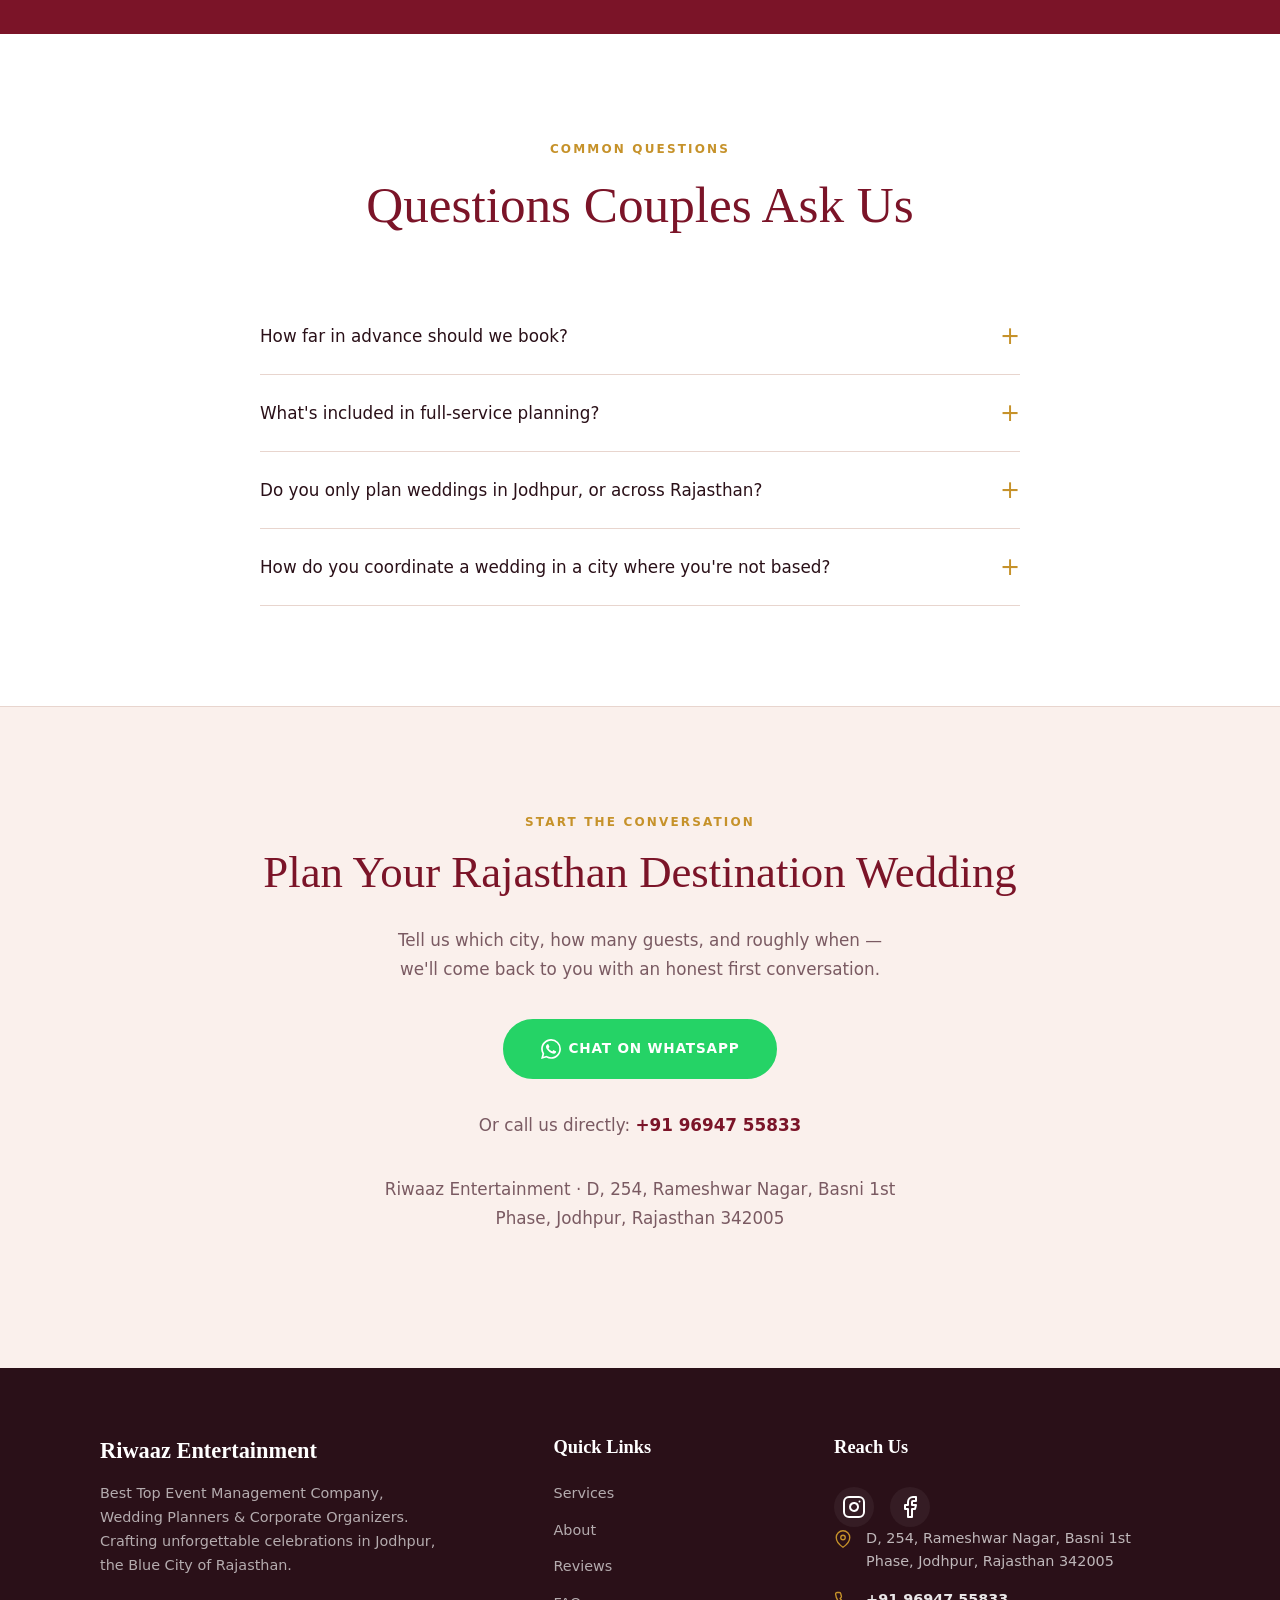
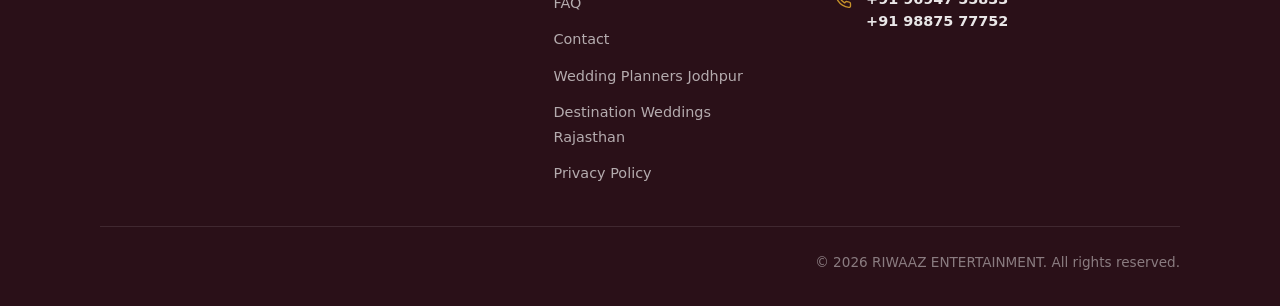
<file: destination-wedding-planner-rajasthan.html>
<!DOCTYPE html>
<html lang="en">
<head>
  <meta charset="UTF-8">
  <meta name="viewport" content="width=device-width, initial-scale=1.0">
  <title>Destination Wedding Planner in Rajasthan | Riwaaz Entertainment</title>
  <meta name="description" content="Planning a destination wedding in Rajasthan? Riwaaz Entertainment covers Jodhpur, Udaipur, Jaipur & Jaisalmer — 200+ events, 4.9★ Google rating.">
  <link rel="canonical" href="https://www.riwaazentertainment.com/destination-wedding-planner-rajasthan.html">
  <link rel="icon" type="image/png" href="assets/logo-v3.jpg">

  <link rel="preconnect" href="https://fonts.googleapis.com">
  <link rel="preconnect" href="https://fonts.gstatic.com" crossorigin>
  <link href="https://fonts.googleapis.com/css2?family=Dancing+Script:wght@400;500;600;700&family=DM+Sans:ital,opsz,wght@0,9..40,400..700;1,9..40,400..700&family=Playfair+Display:ital,wght@0,400..700;1,400..700&display=swap" rel="stylesheet">

  <link rel="stylesheet" href="style.css">

  <style>
    .lp-hero {
      background: var(--deep-wine);
      padding: clamp(120px, 16vw, 180px) 0 clamp(60px, 8vw, 100px);
      text-align: center;
      position: relative;
      overflow: hidden;
    }
    .lp-hero::before {
      content: "";
      position: absolute;
      inset: 0;
      background: radial-gradient(ellipse 80% 60% at 50% 0%, rgba(212,175,55,0.18) 0%, transparent 70%);
      pointer-events: none;
    }
    .lp-hero .eyebrow { color: var(--marigold); opacity: 1; }
    .lp-hero h1 {
      font-family: var(--font-display);
      font-size: clamp(2.2rem, 5vw, 3.8rem);
      color: #fff;
      line-height: 1.15;
      margin: 12px auto 20px;
      max-width: 820px;
    }
    .lp-hero p {
      font-size: clamp(1rem, 2vw, 1.2rem);
      color: rgba(255,255,255,0.78);
      max-width: 640px;
      margin: 0 auto 36px;
      line-height: 1.7;
    }
    .lp-hero .hero-ctas {
      display: flex;
      gap: 16px;
      justify-content: center;
      flex-wrap: wrap;
    }

    /* Stats */
    .lp-stats {
      background: var(--cream);
      border-bottom: 1px solid var(--line);
      padding: 48px 0;
    }
    .lp-stats-grid {
      display: grid;
      grid-template-columns: repeat(2, 1fr);
      gap: 32px;
      text-align: center;
    }
    @media (min-width: 640px) {
      .lp-stats-grid { grid-template-columns: repeat(4, 1fr); }
    }
    .lp-stat-num {
      font-family: var(--font-display);
      font-size: clamp(2rem, 4vw, 2.8rem);
      font-weight: 700;
      color: var(--marigold);
      display: block;
      line-height: 1.1;
    }
    .lp-stat-label {
      font-size: 0.88rem;
      color: var(--text-muted);
      text-transform: uppercase;
      letter-spacing: 0.06em;
      margin-top: 6px;
      display: block;
    }

    /* Intro */
    .lp-intro {
      padding: clamp(60px, 8vw, 100px) 0;
      background: #fff;
    }
    .lp-intro-grid {
      display: grid;
      gap: 48px;
    }
    @media (min-width: 860px) {
      .lp-intro-grid { grid-template-columns: 1fr 1fr; align-items: center; }
    }
    .lp-intro-text h2 {
      font-family: var(--font-display);
      font-size: clamp(1.7rem, 3vw, 2.4rem);
      color: var(--deep-wine);
      margin-bottom: 20px;
      line-height: 1.25;
    }
    .lp-intro-text p {
      color: var(--text-muted);
      line-height: 1.8;
      margin-bottom: 16px;
      font-size: 1.05rem;
    }
    .lp-locations {
      display: flex;
      flex-wrap: wrap;
      gap: 10px;
      margin-top: 24px;
    }
    .lp-location-tag {
      background: var(--cream);
      border: 1px solid var(--line);
      border-radius: 100px;
      padding: 6px 18px;
      font-size: 0.875rem;
      color: var(--deep-wine);
      font-weight: 500;
    }

    /* What Makes it Different */
    .lp-services {
      padding: clamp(60px, 8vw, 100px) 0;
      background: var(--cream);
    }
    .lp-services-grid {
      display: grid;
      gap: 24px;
      margin-top: 48px;
    }
    @media (min-width: 640px) {
      .lp-services-grid { grid-template-columns: repeat(2, 1fr); }
    }
    .lp-service-card {
      background: #fff;
      border-radius: 16px;
      padding: 32px 28px;
      border: 1px solid var(--line);
      transition: box-shadow 0.3s, transform 0.3s;
    }
    .lp-service-card:hover {
      box-shadow: var(--shadow-md);
      transform: translateY(-4px);
    }
    .lp-service-icon {
      width: 48px;
      height: 48px;
      background: var(--cream);
      border-radius: 12px;
      display: flex;
      align-items: center;
      justify-content: center;
      margin-bottom: 20px;
      color: var(--deep-wine);
    }
    .lp-service-card h3 {
      font-family: var(--font-display);
      font-size: 1.2rem;
      color: var(--deep-wine);
      margin-bottom: 10px;
    }
    .lp-service-card p {
      color: var(--text-muted);
      font-size: 0.95rem;
      line-height: 1.7;
    }

    /* Testimonials */
    .lp-testimonials {
      padding: clamp(60px, 8vw, 100px) 0;
      background: var(--deep-wine);
    }
    .lp-testimonials .eyebrow { color: var(--marigold); opacity: 1; }
    .lp-testimonials .section-title { color: #fff; }
    .lp-testimonials-grid {
      display: grid;
      gap: 24px;
      margin-top: 48px;
    }
    @media (min-width: 768px) {
      .lp-testimonials-grid { grid-template-columns: repeat(3, 1fr); }
    }
    .lp-tcard {
      background: rgba(255,255,255,0.07);
      border: 1px solid rgba(255,255,255,0.12);
      border-radius: 16px;
      padding: 32px 28px;
    }
    .lp-tcard .stars { color: var(--marigold); font-size: 1rem; display: block; margin-bottom: 14px; }
    .lp-tcard p { color: rgba(255,255,255,0.85); line-height: 1.75; font-size: 1rem; font-style: italic; }
    .lp-tcard .author { display: block; margin-top: 18px; font-size: 0.85rem; color: rgba(255,255,255,0.55); font-style: normal; }

    /* FAQ */
    .lp-faq { padding: clamp(60px, 8vw, 100px) 0; background: #fff; }
    .lp-faq .faq-list { margin-top: 48px; }

    /* CTA */
    .lp-cta {
      background: var(--cream);
      padding: clamp(60px, 8vw, 100px) 0;
      text-align: center;
      border-top: 1px solid var(--line);
    }
    .lp-cta h2 {
      font-family: var(--font-display);
      font-size: clamp(1.8rem, 3.5vw, 2.8rem);
      color: var(--deep-wine);
      margin-bottom: 16px;
    }
    .lp-cta p {
      color: var(--text-muted);
      max-width: 520px;
      margin: 0 auto 36px;
      line-height: 1.7;
      font-size: 1.05rem;
    }
    .lp-cta-buttons {
      display: flex;
      gap: 16px;
      justify-content: center;
      flex-wrap: wrap;
      margin-bottom: 32px;
    }
    .lp-cta-contact { font-size: 0.95rem; color: var(--text-muted); }
    .lp-cta-contact a { color: var(--deep-wine); font-weight: 600; text-decoration: none; }
    .lp-cta-contact a:hover { color: var(--marigold); }
    .lp-address { margin-top: 16px; font-size: 0.875rem; color: var(--text-muted); }
  </style>
</head>
<body>

<header class="site-header">
  <nav class="nav">
    <a href="index.html" class="nav-brand" aria-label="Riwaaz Entertainment Home">
      <img src="assets/logo-v3.jpg" alt="Riwaaz Entertainment">
      <span class="nav-brand-text">Riwaaz Entertainment</span>
    </a>
    <ul class="nav-links">
      <li><a href="index.html#about">About</a></li>
      <li class="nav-dropdown">
        <button class="nav-dropdown-trigger" aria-expanded="false" aria-haspopup="true">
          Services
          <svg width="12" height="12" viewBox="0 0 12 12" fill="none" stroke="currentColor" stroke-width="2" stroke-linecap="round" stroke-linejoin="round"><path d="M3 5l3 3 3-3"/></svg>
        </button>
        <div class="nav-dropdown-menu" role="menu">
          <a href="wedding-planners-jodhpur.html" role="menuitem">Wedding Planners in Jodhpur</a>
          <a href="destination-wedding-planner-rajasthan.html" class="active" role="menuitem">Destination Weddings in Rajasthan</a>
        </div>
      </li>
      <li><a href="index.html#stats">Our Story</a></li>
      <li><a href="index.html#testimonials">Reviews</a></li>
      <li><a href="index.html#faq">FAQ</a></li>
      <li><a href="index.html#contact">Contact</a></li>
    </ul>
    <a href="index.html#contact" class="btn btn-primary nav-cta">Get In Touch</a>
    <button class="nav-toggle" aria-label="Open menu" aria-expanded="false" id="navToggle">&#9776;</button>
  </nav>
  <div class="mobile-menu" id="mobileMenu">
    <a href="index.html#about">About</a>
    <button class="mobile-dropdown-toggle" id="mobileDropdownToggle" aria-expanded="false">
      Services
      <svg width="14" height="14" viewBox="0 0 12 12" fill="none" stroke="currentColor" stroke-width="2" stroke-linecap="round" stroke-linejoin="round"><path d="M3 5l3 3 3-3"/></svg>
    </button>
    <div class="mobile-dropdown-links" id="mobileDropdownLinks">
      <a href="wedding-planners-jodhpur.html">Wedding Planners in Jodhpur</a>
      <a href="destination-wedding-planner-rajasthan.html">Destination Weddings in Rajasthan</a>
    </div>
    <a href="index.html#stats">Our Story</a>
    <a href="index.html#testimonials">Reviews</a>
    <a href="index.html#faq">FAQ</a>
    <a href="index.html#contact">Contact</a>
  </div>
</header>

<!-- Hero -->
<section class="lp-hero">
  <div class="wrap">
    <span class="eyebrow reveal">Destination Weddings Across Rajasthan</span>
    <h1 class="reveal">Destination Wedding Planners Working Across Rajasthan</h1>
    <p class="reveal">A Rajasthan destination wedding turns into a multi-day logistics operation — venues, accommodation, guest travel, ceremonies across cities. That's the part we specialise in.</p>
    <div class="hero-ctas reveal">
      <a href="https://wa.me/919887577752?text=Hi%2C%20I%20found%20you%20on%20your%20website%20and%20would%20like%20to%20discuss%20a%20destination%20wedding%20in%20Rajasthan." class="btn btn-primary" target="_blank" rel="noopener">Chat on WhatsApp</a>
    </div>
  </div>
</section>

<!-- Stats -->
<section class="lp-stats">
  <div class="wrap">
    <div class="lp-stats-grid">
      <div class="reveal">
        <span class="lp-stat-num">200+</span>
        <span class="lp-stat-label">Events Delivered</span>
      </div>
      <div class="reveal">
        <span class="lp-stat-num">4.9&#9733;</span>
        <span class="lp-stat-label">Google Rating</span>
      </div>
      <div class="reveal">
        <span class="lp-stat-num">10+</span>
        <span class="lp-stat-label">Years in Business</span>
      </div>
      <div class="reveal">
        <span class="lp-stat-num">50+</span>
        <span class="lp-stat-label">Vendor Partners</span>
      </div>
    </div>
  </div>
</section>

<!-- Intro -->
<section class="lp-intro">
  <div class="wrap">
    <div class="lp-intro-grid">
      <div class="lp-intro-text reveal">
        <span class="eyebrow">Who We Are</span>
        <h2>Real Vendor Relationships. In Every City.</h2>
        <p>Riwaaz Entertainment is based in Jodhpur, but we plan destination weddings across Rajasthan — Jodhpur, Udaipur, Jaipur, and Jaisalmer — with real, working vendor relationships in each city, not a single hometown network stretched thin.</p>
        <p>Guests flying in from across India or abroad, multi-day schedules, welcome dinners, sangeet nights, ceremonies — all of it has to work together, in a state where every city has its own rhythm and its own best local vendors. That's the part we specialise in.</p>
        <div class="lp-locations">
          <span class="lp-location-tag">Jodhpur</span>
          <span class="lp-location-tag">Udaipur</span>
          <span class="lp-location-tag">Jaipur</span>
          <span class="lp-location-tag">Jaisalmer</span>
          <span class="lp-location-tag">Pan-Rajasthan</span>
        </div>
      </div>
      <div class="reveal">
        <div style="background: var(--deep-wine); border-radius: 20px; padding: 48px 40px; color: #fff; text-align: center;">
          <p style="font-family: var(--font-display); font-size: clamp(1.4rem, 2.5vw, 1.9rem); line-height: 1.45; margin: 0; color: #fff;">
            &ldquo;One wedding, several cities, several ceremonies — we build a single itinerary that ties every city and every event together.&rdquo;
          </p>
          <span style="display: block; margin-top: 24px; font-size: 0.85rem; color: rgba(255,255,255,0.55);">Riwaaz Entertainment, Jodhpur</span>
        </div>
      </div>
    </div>
  </div>
</section>

<!-- What Makes it Different -->
<section class="lp-services">
  <div class="wrap">
    <div class="text-center">
      <span class="eyebrow reveal">What Makes it Different</span>
      <h2 class="section-title reveal">What Makes a Destination Wedding Different</h2>
    </div>
    <div class="lp-services-grid">
      <div class="lp-service-card reveal">
        <div class="lp-service-icon">
          <svg width="24" height="24" viewBox="0 0 24 24" fill="none" stroke="currentColor" stroke-width="1.8" stroke-linecap="round" stroke-linejoin="round"><path d="M3 9l9-7 9 7v11a2 2 0 0 1-2 2H5a2 2 0 0 1-2-2z"/><polyline points="9 22 9 12 15 12 15 22"/></svg>
        </div>
        <h3>Multi-City, Multi-Day Coordination</h3>
        <p>One wedding, several cities, several ceremonies — we build a single itinerary that ties every city and every event together, instead of handling each location as a separate booking.</p>
      </div>
      <div class="lp-service-card reveal">
        <div class="lp-service-icon">
          <svg width="24" height="24" viewBox="0 0 24 24" fill="none" stroke="currentColor" stroke-width="1.8" stroke-linecap="round" stroke-linejoin="round"><path d="M21 10c0 7-9 13-9 13s-9-6-9-13a9 9 0 0 1 18 0z"/><circle cx="12" cy="10" r="3"/></svg>
        </div>
        <h3>Palace &amp; Heritage Venues, City by City</h3>
        <p>Jodhpur's forts and havelis, Udaipur's lakeside palaces, Jaipur's royal venues, Jaisalmer's desert backdrops — each city has its own character, and we help you pick the one that actually fits the wedding you're imagining.</p>
      </div>
      <div class="lp-service-card reveal">
        <div class="lp-service-icon">
          <svg width="24" height="24" viewBox="0 0 24 24" fill="none" stroke="currentColor" stroke-width="1.8" stroke-linecap="round" stroke-linejoin="round"><path d="M17 21v-2a4 4 0 0 0-4-4H5a4 4 0 0 0-4 4v2"/><circle cx="9" cy="7" r="4"/><path d="M23 21v-2a4 4 0 0 0-3-3.87"/><path d="M16 3.13a4 4 0 0 1 0 7.75"/></svg>
        </div>
        <h3>Guest Travel &amp; Accommodation</h3>
        <p>Out-of-town guests need hotel blocks, transfers, and a clear schedule. We handle that coordination so your family isn't fielding logistics questions during the week of the wedding.</p>
      </div>
      <div class="lp-service-card reveal">
        <div class="lp-service-icon">
          <svg width="24" height="24" viewBox="0 0 24 24" fill="none" stroke="currentColor" stroke-width="1.8" stroke-linecap="round" stroke-linejoin="round"><rect x="3" y="3" width="18" height="18" rx="2"/><path d="M3 9h18M9 21V9"/></svg>
        </div>
        <h3>Decor Adapted to Every Venue</h3>
        <p>The same décor language doesn't work in a desert fort and a lakeside palace. Our styling adapts to each specific venue, not a one-size template.</p>
      </div>
    </div>
  </div>
</section>

<!-- Testimonials -->
<section class="lp-testimonials">
  <div class="wrap">
    <div class="text-center">
      <span class="eyebrow reveal">What Our Couples Say</span>
      <h2 class="section-title reveal">In Their Own Words</h2>
    </div>
    <div class="lp-testimonials-grid">
      <div class="lp-tcard reveal">
        <span class="stars">&#9733;&#9733;&#9733;&#9733;&#9733;</span>
        <p>Their ideas and energy carried the whole event — the kind of teamwork and passion that leaves a lasting impression on every guest.</p>
        <span class="author">Praveen S. &middot; Google Review</span>
      </div>
      <div class="lp-tcard reveal">
        <span class="stars">&#9733;&#9733;&#9733;&#9733;&#9733;</span>
        <p>Careful arrangements and beautiful decor, handled by a team that clearly knows what they're doing. Every detail was perfect.</p>
        <span class="author">Mohit G. &middot; Google Review</span>
      </div>
      <div class="lp-tcard reveal">
        <span class="stars">&#9733;&#9733;&#9733;&#9733;&#9733;</span>
        <p>Made our wedding day feel truly one of a kind. We didn't have to worry about a single thing.</p>
        <span class="author">Deepak K. &middot; Google Review</span>
      </div>
    </div>
  </div>
</section>

<!-- FAQ -->
<section class="lp-faq">
  <div class="wrap">
    <div class="faq-header">
      <span class="eyebrow reveal">Common Questions</span>
      <h2 class="section-title reveal">Questions Couples Ask Us</h2>
    </div>
    <div class="faq-list reveal">
      <div class="faq-item">
        <button class="faq-question">How far in advance should we book?<span>+</span></button>
        <div class="faq-answer"><p>For weddings, we recommend booking at least 3–6 months in advance, especially during the wedding season (October to March). For smaller events, 4–6 weeks is usually enough. That said, reach out early — popular dates fill up fast.</p></div>
      </div>
      <div class="faq-item">
        <button class="faq-question">What's included in full-service planning?<span>+</span></button>
        <div class="faq-answer"><p>Everything. Venue selection, decor design and installation, vendor coordination (caterers, photographers, DJs, mehendi artists), guest logistics, timeline management, and complete on-ground execution on the day of the event.</p></div>
      </div>
      <div class="faq-item">
        <button class="faq-question">Do you only plan weddings in Jodhpur, or across Rajasthan?<span>+</span></button>
        <div class="faq-answer"><p>We're based in Jodhpur, but we regularly plan weddings across Udaipur, Jaipur, and Jaisalmer too. Each city has its own venues and vendors we work with directly — this isn't a Jodhpur-only team stretching into other cities for the first time.</p></div>
      </div>
      <div class="faq-item">
        <button class="faq-question">How do you coordinate a wedding in a city where you're not based?<span>+</span></button>
        <div class="faq-answer"><p>The same way we do in Jodhpur — a dedicated point of contact, an on-ground team for the days around your event, and vendor relationships already built in that city ahead of your wedding, not scrambled together last minute.</p></div>
      </div>
    </div>
  </div>
</section>

<!-- CTA -->
<section class="lp-cta">
  <div class="wrap">
    <span class="eyebrow reveal">Start the Conversation</span>
    <h2 class="reveal">Plan Your Rajasthan Destination Wedding</h2>
    <p class="reveal">Tell us which city, how many guests, and roughly when — we'll come back to you with an honest first conversation.</p>
    <div class="lp-cta-buttons reveal">
      <a href="https://wa.me/919887577752?text=Hi%2C%20I%20found%20you%20on%20your%20website%20and%20would%20like%20to%20discuss%20a%20destination%20wedding%20in%20Rajasthan." class="btn btn-whatsapp" target="_blank" rel="noopener">
        <svg width="20" height="20" viewBox="0 0 24 24" fill="currentColor" style="flex-shrink:0"><path d="M17.472 14.382c-.297-.149-1.758-.867-2.03-.967-.273-.099-.471-.148-.67.15-.197.297-.767.966-.94 1.164-.173.199-.347.223-.644.075-.297-.15-1.255-.463-2.39-1.475-.883-.788-1.48-1.761-1.653-2.059-.173-.297-.018-.458.13-.606.134-.133.298-.347.446-.52.149-.174.198-.298.298-.497.099-.198.05-.371-.025-.52-.075-.149-.669-1.612-.916-2.207-.242-.579-.487-.5-.669-.51a12.8 12.8 0 0 0-.57-.01c-.198 0-.52.074-.792.372-.272.297-1.04 1.016-1.04 2.479 0 1.462 1.065 2.875 1.213 3.074.149.198 2.096 3.2 5.077 4.487.709.306 1.262.489 1.694.625.712.227 1.36.195 1.871.118.571-.085 1.758-.719 2.006-1.413.248-.694.248-1.289.173-1.413-.074-.124-.272-.198-.57-.347m-5.421 7.403h-.004a9.87 9.87 0 0 1-5.031-1.378l-.361-.214-3.741.982.998-3.648-.235-.374a9.86 9.86 0 0 1-1.51-5.26c.001-5.45 4.436-9.884 9.888-9.884 2.64 0 5.122 1.03 6.988 2.898a9.825 9.825 0 0 1 2.893 6.994c-.003 5.45-4.437 9.884-9.885 9.884m8.413-18.297A11.815 11.815 0 0 0 12.05 0C5.495 0 .16 5.335.157 11.892c0 2.096.547 4.142 1.588 5.945L.057 24l6.305-1.654a11.882 11.882 0 0 0 5.683 1.448h.005c6.554 0 11.89-5.335 11.893-11.893a11.821 11.821 0 0 0-3.48-8.413Z"/></svg>
        Chat on WhatsApp
      </a>
    </div>
    <p class="lp-cta-contact reveal">Or call us directly: <a href="tel:+919694755833">+91 96947 55833</a></p>
    <p class="lp-address reveal">Riwaaz Entertainment &middot; D, 254, Rameshwar Nagar, Basni 1st Phase, Jodhpur, Rajasthan 342005</p>
  </div>
</section>

<footer class="site-footer">
  <div class="wrap">
    <div class="footer-grid">
      <div class="footer-col footer-col-brand">
        <span class="footer-brand">Riwaaz Entertainment</span>
        <p class="footer-desc">Best Top Event Management Company, Wedding Planners &amp; Corporate Organizers. Crafting unforgettable celebrations in Jodhpur, the Blue City of Rajasthan.</p>
      </div>
      <div class="footer-col footer-col-links">
        <span class="footer-heading">Quick Links</span>
        <ul class="footer-nav-list">
          <li><a href="index.html#services">Services</a></li>
          <li><a href="index.html#about">About</a></li>
          <li><a href="index.html#testimonials">Reviews</a></li>
          <li><a href="index.html#faq">FAQ</a></li>
          <li><a href="index.html#contact">Contact</a></li>
          <li><a href="wedding-planners-jodhpur.html">Wedding Planners Jodhpur</a></li>
          <li><a href="destination-wedding-planner-rajasthan.html">Destination Weddings Rajasthan</a></li>
          <li><a href="privacy.html">Privacy Policy</a></li>
        </ul>
      </div>
      <div class="footer-col footer-col-reach">
        <span class="footer-heading">Reach Us</span>
        <div class="footer-socials">
          <a href="https://www.instagram.com/riwaaz_entertainment/" target="_blank" rel="noopener noreferrer" aria-label="Instagram">
            <svg width="24" height="24" viewBox="0 0 24 24" fill="none" stroke="currentColor" stroke-width="2" stroke-linecap="round" stroke-linejoin="round"><rect x="2" y="2" width="20" height="20" rx="5" ry="5"/><path d="M16 11.37A4 4 0 1 1 12.63 8 4 4 0 0 1 16 11.37z"/><line x1="17.5" y1="6.5" x2="17.51" y2="6.5"/></svg>
          </a>
          <a href="https://www.facebook.com/profile.php?id=100063678950326" target="_blank" rel="noopener noreferrer" aria-label="Facebook">
            <svg width="24" height="24" viewBox="0 0 24 24" fill="none" stroke="currentColor" stroke-width="2" stroke-linecap="round" stroke-linejoin="round"><path d="M18 2h-3a5 5 0 0 0-5 5v3H7v4h3v8h4v-8h3l1-4h-4V7a1 1 0 0 1 1-1h3z"/></svg>
          </a>
        </div>
        <div class="reach-item">
          <svg class="reach-icon" width="18" height="18" viewBox="0 0 24 24" fill="none" stroke="currentColor" stroke-width="1.8" stroke-linecap="round" stroke-linejoin="round"><path d="M21 10c0 7-9 13-9 13s-9-6-9-13a9 9 0 0 1 18 0z"/><circle cx="12" cy="10" r="3"/></svg>
          <span>D, 254, Rameshwar Nagar, Basni 1st Phase, Jodhpur, Rajasthan 342005</span>
        </div>
        <div class="reach-item">
          <svg class="reach-icon" width="18" height="18" viewBox="0 0 24 24" fill="none" stroke="currentColor" stroke-width="1.8" stroke-linecap="round" stroke-linejoin="round"><path d="M22 16.92v3a2 2 0 0 1-2.18 2 19.79 19.79 0 0 1-8.63-3.07 19.5 19.5 0 0 1-6-6 19.79 19.79 0 0 1-3.07-8.67A2 2 0 0 1 4.11 2h3a2 2 0 0 1 2 1.72 12.84 12.84 0 0 0 .7 2.81 2 2 0 0 1-.45 2.11L8.09 9.91a16 16 0 0 0 6 6l1.27-1.27a2 2 0 0 1 2.11-.45 12.84 12.84 0 0 0 2.81.7A2 2 0 0 1 22 16.92z"/></svg>
          <div>
            <a href="tel:+919694755833">+91 96947 55833</a><br>
            <a href="tel:+919887577752">+91 98875 77752</a>
          </div>
        </div>
      </div>
    </div>
    <div class="footer-bottom">
      <p>&copy; <span id="year"></span> RIWAAZ ENTERTAINMENT. All rights reserved.</p>
    </div>
  </div>
</footer>

<script src="script.js"></script>
<a href="https://wa.me/919887577752" class="sticky-whatsapp" target="_blank" rel="noopener" aria-label="Chat on WhatsApp">
  <svg viewBox="0 0 24 24" fill="currentColor"><path d="M17.472 14.382c-.297-.149-1.758-.867-2.03-.967-.273-.099-.471-.148-.67.15-.197.297-.767.966-.94 1.164-.173.199-.347.223-.644.075-.297-.15-1.255-.463-2.39-1.475-.883-.788-1.48-1.761-1.653-2.059-.173-.297-.018-.458.13-.606.134-.133.298-.347.446-.52.149-.174.198-.298.298-.497.099-.198.05-.371-.025-.52-.075-.149-.669-1.612-.916-2.207-.242-.579-.487-.5-.669-.51a12.8 12.8 0 0 0-.57-.01c-.198 0-.52.074-.792.372-.272.297-1.04 1.016-1.04 2.479 0 1.462 1.065 2.875 1.213 3.074.149.198 2.096 3.2 5.077 4.487.709.306 1.262.489 1.694.625.712.227 1.36.195 1.871.118.571-.085 1.758-.719 2.006-1.413.248-.694.248-1.289.173-1.413-.074-.124-.272-.198-.57-.347m-5.421 7.403h-.004a9.87 9.87 0 0 1-5.031-1.378l-.361-.214-3.741.982.998-3.648-.235-.374a9.86 9.86 0 0 1-1.51-5.26c.001-5.45 4.436-9.884 9.888-9.884 2.64 0 5.122 1.03 6.988 2.898a9.825 9.825 0 0 1 2.893 6.994c-.003 5.45-4.437 9.884-9.885 9.884m8.413-18.297A11.815 11.815 0 0 0 12.05 0C5.495 0 .16 5.335.157 11.892c0 2.096.547 4.142 1.588 5.945L.057 24l6.305-1.654a11.882 11.882 0 0 0 5.683 1.448h.005c6.554 0 11.89-5.335 11.893-11.893a11.821 11.821 0 0 0-3.48-8.413Z"/></svg>
</a>
</body>
</html>
</file>
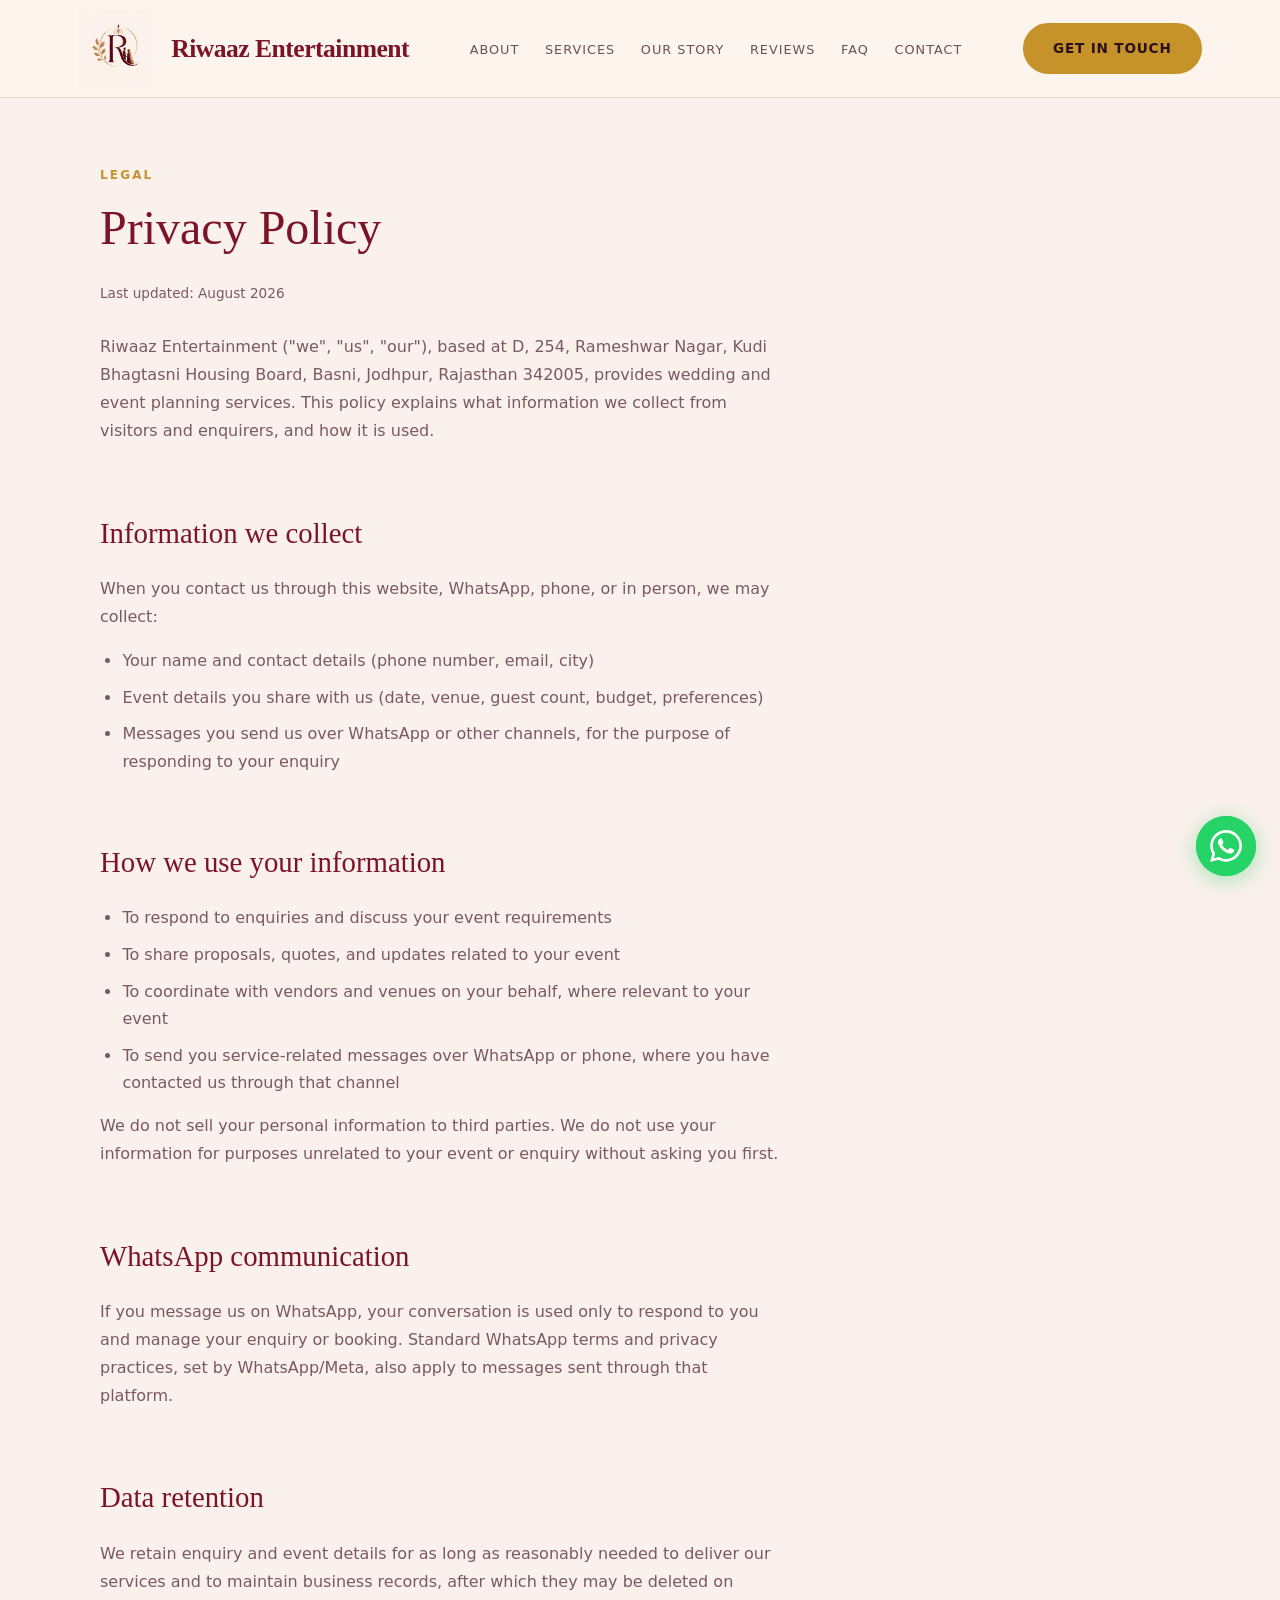
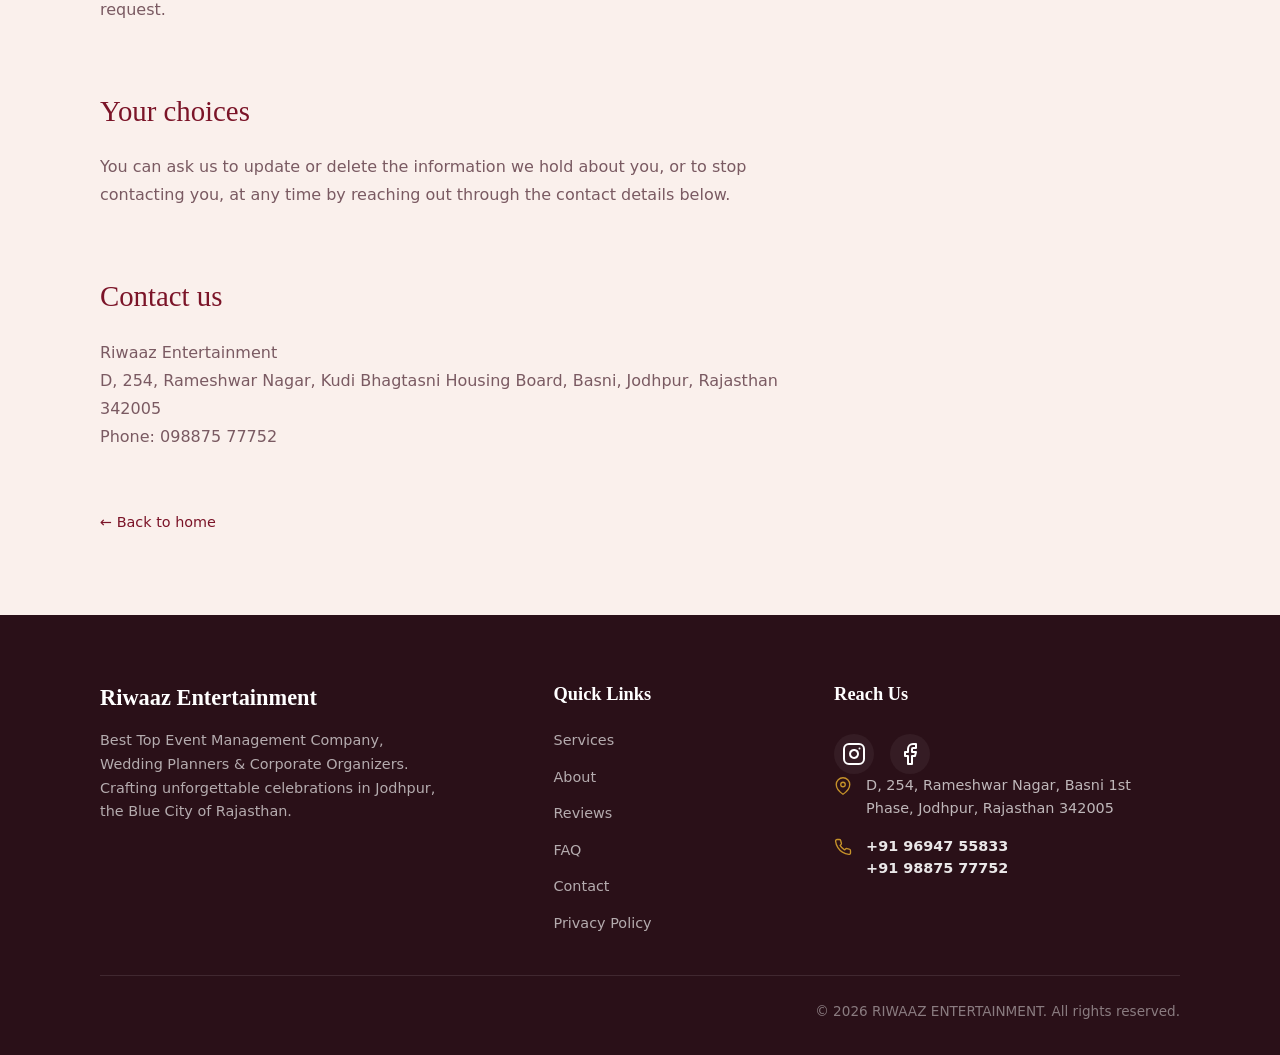
<file: privacy.html>
<!DOCTYPE html>
<html lang="en">
<head>
<meta charset="UTF-8">
<meta name="viewport" content="width=device-width, initial-scale=1.0">
<title>Privacy Policy &mdash; Riwaaz Entertainment</title>
<meta name="description" content="Privacy Policy for Riwaaz Entertainment, a wedding and event management company based in Jodhpur, Rajasthan.">
<link rel="icon" type="image/png" href="assets/logo.png">
<link rel="preconnect" href="https://fonts.googleapis.com">
<link rel="preconnect" href="https://fonts.gstatic.com" crossorigin>
<link href="https://fonts.googleapis.com/css2?family=Dancing+Script:wght@400;500;600;700&family=DM+Sans:ital,opsz,wght@0,9..40,400..700;1,9..40,400..700&family=Playfair+Display:ital,wght@0,400..700;1,400..700&display=swap" rel="stylesheet">
<link rel="stylesheet" href="style.css">
<style>
  .policy { padding-top: 160px; padding-bottom: 80px; }
  .policy h2 { margin-top: 2.2em; margin-bottom: 0.6em; font-size: clamp(1.4rem, 2.5vw, 1.8rem); }
  .policy h1 { font-size: clamp(2rem, 4vw, 3rem); margin-bottom: 8px; }
  .policy p { color: var(--text-muted); font-size: 1rem; line-height: 1.75; max-width: 680px; }
  .policy ul { padding-left: 1.4em; max-width: 680px; }
  .policy li { margin-bottom: 0.6em; color: var(--text-muted); line-height: 1.7; }
  .policy .date { font-size: 0.85rem; color: var(--text-muted); margin-bottom: 2em; }
  .policy .back-link {
    display: inline-flex; align-items: center; gap: 8px;
    margin-top: 3em; font-size: 0.9rem; color: var(--deep-wine);
    text-decoration: none; font-weight: 500; transition: color 0.3s;
  }
  .policy .back-link:hover { color: var(--marigold); }
</style>
</head>
<body>

<header class="site-header">
  <nav class="nav">
    <a href="index.html" class="nav-brand" aria-label="Riwaaz Entertainment Home">
      <img src="assets/logo-v3.jpg" alt="Riwaaz Entertainment">
      <span class="nav-brand-text">Riwaaz Entertainment</span>
    </a>
    <ul class="nav-links">
      <li><a href="index.html#about">About</a></li>
      <li><a href="index.html#services">Services</a></li>
      <li><a href="index.html#stats">Our Story</a></li>
      <li><a href="index.html#testimonials">Reviews</a></li>
      <li><a href="index.html#faq">FAQ</a></li>
      <li><a href="index.html#contact">Contact</a></li>
    </ul>
    <a href="index.html#contact" class="btn btn-primary nav-cta">Get In Touch</a>
    <button class="nav-toggle" aria-label="Open menu" aria-expanded="false" id="navToggle">&#9776;</button>
  </nav>
  <div class="mobile-menu" id="mobileMenu">
    <a href="index.html#about">About</a>
    <a href="index.html#services">Services</a>
    <a href="index.html#stats">Our Story</a>
    <a href="index.html#testimonials">Reviews</a>
    <a href="index.html#faq">FAQ</a>
    <a href="index.html#contact">Contact</a>
  </div>
</header>

<main class="wrap policy">
  <span class="eyebrow">Legal</span>
  <h1>Privacy Policy</h1>
  <p class="date">Last updated: August 2026</p>

  <p>Riwaaz Entertainment ("we", "us", "our"), based at D, 254, Rameshwar Nagar, Kudi Bhagtasni Housing Board, Basni, Jodhpur, Rajasthan 342005, provides wedding and event planning services. This policy explains what information we collect from visitors and enquirers, and how it is used.</p>

  <h2>Information we collect</h2>
  <p>When you contact us through this website, WhatsApp, phone, or in person, we may collect:</p>
  <ul>
    <li>Your name and contact details (phone number, email, city)</li>
    <li>Event details you share with us (date, venue, guest count, budget, preferences)</li>
    <li>Messages you send us over WhatsApp or other channels, for the purpose of responding to your enquiry</li>
  </ul>

  <h2>How we use your information</h2>
  <ul>
    <li>To respond to enquiries and discuss your event requirements</li>
    <li>To share proposals, quotes, and updates related to your event</li>
    <li>To coordinate with vendors and venues on your behalf, where relevant to your event</li>
    <li>To send you service-related messages over WhatsApp or phone, where you have contacted us through that channel</li>
  </ul>
  <p>We do not sell your personal information to third parties. We do not use your information for purposes unrelated to your event or enquiry without asking you first.</p>

  <h2>WhatsApp communication</h2>
  <p>If you message us on WhatsApp, your conversation is used only to respond to you and manage your enquiry or booking. Standard WhatsApp terms and privacy practices, set by WhatsApp/Meta, also apply to messages sent through that platform.</p>

  <h2>Data retention</h2>
  <p>We retain enquiry and event details for as long as reasonably needed to deliver our services and to maintain business records, after which they may be deleted on request.</p>

  <h2>Your choices</h2>
  <p>You can ask us to update or delete the information we hold about you, or to stop contacting you, at any time by reaching out through the contact details below.</p>

  <h2>Contact us</h2>
  <p>
    Riwaaz Entertainment<br>
    D, 254, Rameshwar Nagar, Kudi Bhagtasni Housing Board, Basni, Jodhpur, Rajasthan 342005<br>
    Phone: <a href="tel:+919887577752">098875 77752</a>
  </p>

  <a href="index.html" class="back-link">&larr; Back to home</a>
</main>

<footer class="site-footer">
  <div class="wrap">
    <div class="footer-grid">
      <div class="footer-col footer-col-brand">
        <span class="footer-brand">Riwaaz Entertainment</span>
        <p class="footer-desc">
          Best Top Event Management Company, Wedding Planners & Corporate Organizers. Crafting unforgettable celebrations in Jodhpur, the Blue City of Rajasthan.
        </p>
      </div>

      <div class="footer-col footer-col-links">
        <span class="footer-heading">Quick Links</span>
        <ul class="footer-nav-list">
          <li><a href="index.html#services">Services</a></li>
          <li><a href="index.html#about">About</a></li>
          <li><a href="index.html#testimonials">Reviews</a></li>
          <li><a href="index.html#faq">FAQ</a></li>
          <li><a href="index.html#contact">Contact</a></li>
          <li><a href="privacy.html">Privacy Policy</a></li>
        </ul>
      </div>

      <div class="footer-col footer-col-reach">
        <span class="footer-heading">Reach Us</span>
        <div class="footer-socials">
          <a href="https://www.instagram.com/riwaaz_entertainment/" target="_blank" rel="noopener noreferrer" aria-label="Instagram">
            <svg width="24" height="24" viewBox="0 0 24 24" fill="none" stroke="currentColor" stroke-width="2" stroke-linecap="round" stroke-linejoin="round"><rect x="2" y="2" width="20" height="20" rx="5" ry="5"/><path d="M16 11.37A4 4 0 1 1 12.63 8 4 4 0 0 1 16 11.37z"/><line x1="17.5" y1="6.5" x2="17.51" y2="6.5"/></svg>
          </a>
          <a href="https://www.facebook.com/profile.php?id=100063678950326" target="_blank" rel="noopener noreferrer" aria-label="Facebook">
            <svg width="24" height="24" viewBox="0 0 24 24" fill="none" stroke="currentColor" stroke-width="2" stroke-linecap="round" stroke-linejoin="round"><path d="M18 2h-3a5 5 0 0 0-5 5v3H7v4h3v8h4v-8h3l1-4h-4V7a1 1 0 0 1 1-1h3z"/></svg>
          </a>
        </div>
        <div class="reach-item">
          <svg class="reach-icon" width="18" height="18" viewBox="0 0 24 24" fill="none" stroke="currentColor" stroke-width="1.8" stroke-linecap="round" stroke-linejoin="round"><path d="M21 10c0 7-9 13-9 13s-9-6-9-13a9 9 0 0 1 18 0z"/><circle cx="12" cy="10" r="3"/></svg>
          <span>D, 254, Rameshwar Nagar, Basni 1st Phase, Jodhpur, Rajasthan 342005</span>
        </div>
        <div class="reach-item">
          <svg class="reach-icon" width="18" height="18" viewBox="0 0 24 24" fill="none" stroke="currentColor" stroke-width="1.8" stroke-linecap="round" stroke-linejoin="round"><path d="M22 16.92v3a2 2 0 0 1-2.18 2 19.79 19.79 0 0 1-8.63-3.07 19.5 19.5 0 0 1-6-6 19.79 19.79 0 0 1-3.07-8.67A2 2 0 0 1 4.11 2h3a2 2 0 0 1 2 1.72 12.84 12.84 0 0 0 .7 2.81 2 2 0 0 1-.45 2.11L8.09 9.91a16 16 0 0 0 6 6l1.27-1.27a2 2 0 0 1 2.11-.45 12.84 12.84 0 0 0 2.81.7A2 2 0 0 1 22 16.92z"/></svg>
          <div>
            <a href="tel:+919694755833">+91 96947 55833</a><br>
            <a href="tel:+919887577752">+91 98875 77752</a>
          </div>
        </div>
      </div>
    </div>

    <div class="footer-bottom">
      <p>&copy; <span id="year"></span> RIWAAZ ENTERTAINMENT. All rights reserved.</p>
    </div>
  </div>
</footer>

<script src="script.js"></script>

<!-- Sticky WhatsApp Button -->
<a href="https://wa.me/919887577752" class="sticky-whatsapp" target="_blank" rel="noopener" aria-label="Chat on WhatsApp">
  <svg viewBox="0 0 24 24" fill="currentColor">
    <path d="M17.472 14.382c-.297-.149-1.758-.867-2.03-.967-.273-.099-.471-.148-.67.15-.197.297-.767.966-.94 1.164-.173.199-.347.223-.644.075-.297-.15-1.255-.463-2.39-1.475-.883-.788-1.48-1.761-1.653-2.059-.173-.297-.018-.458.13-.606.134-.133.298-.347.446-.52.149-.174.198-.298.298-.497.099-.198.05-.371-.025-.52-.075-.149-.669-1.612-.916-2.207-.242-.579-.487-.5-.669-.51a12.8 12.8 0 0 0-.57-.01c-.198 0-.52.074-.792.372-.272.297-1.04 1.016-1.04 2.479 0 1.462 1.065 2.875 1.213 3.074.149.198 2.096 3.2 5.077 4.487.709.306 1.262.489 1.694.625.712.227 1.36.195 1.871.118.571-.085 1.758-.719 2.006-1.413.248-.694.248-1.289.173-1.413-.074-.124-.272-.198-.57-.347m-5.421 7.403h-.004a9.87 9.87 0 0 1-5.031-1.378l-.361-.214-3.741.982.998-3.648-.235-.374a9.86 9.86 0 0 1-1.51-5.26c.001-5.45 4.436-9.884 9.888-9.884 2.64 0 5.122 1.03 6.988 2.898a9.825 9.825 0 0 1 2.893 6.994c-.003 5.45-4.437 9.884-9.885 9.884m8.413-18.297A11.815 11.815 0 0 0 12.05 0C5.495 0 .16 5.335.157 11.892c0 2.096.547 4.142 1.588 5.945L.057 24l6.305-1.654a11.882 11.882 0 0 0 5.683 1.448h.005c6.554 0 11.89-5.335 11.893-11.893a11.821 11.821 0 0 0-3.48-8.413Z"/>
  </svg>
</a>
</body>
</html>
</file>
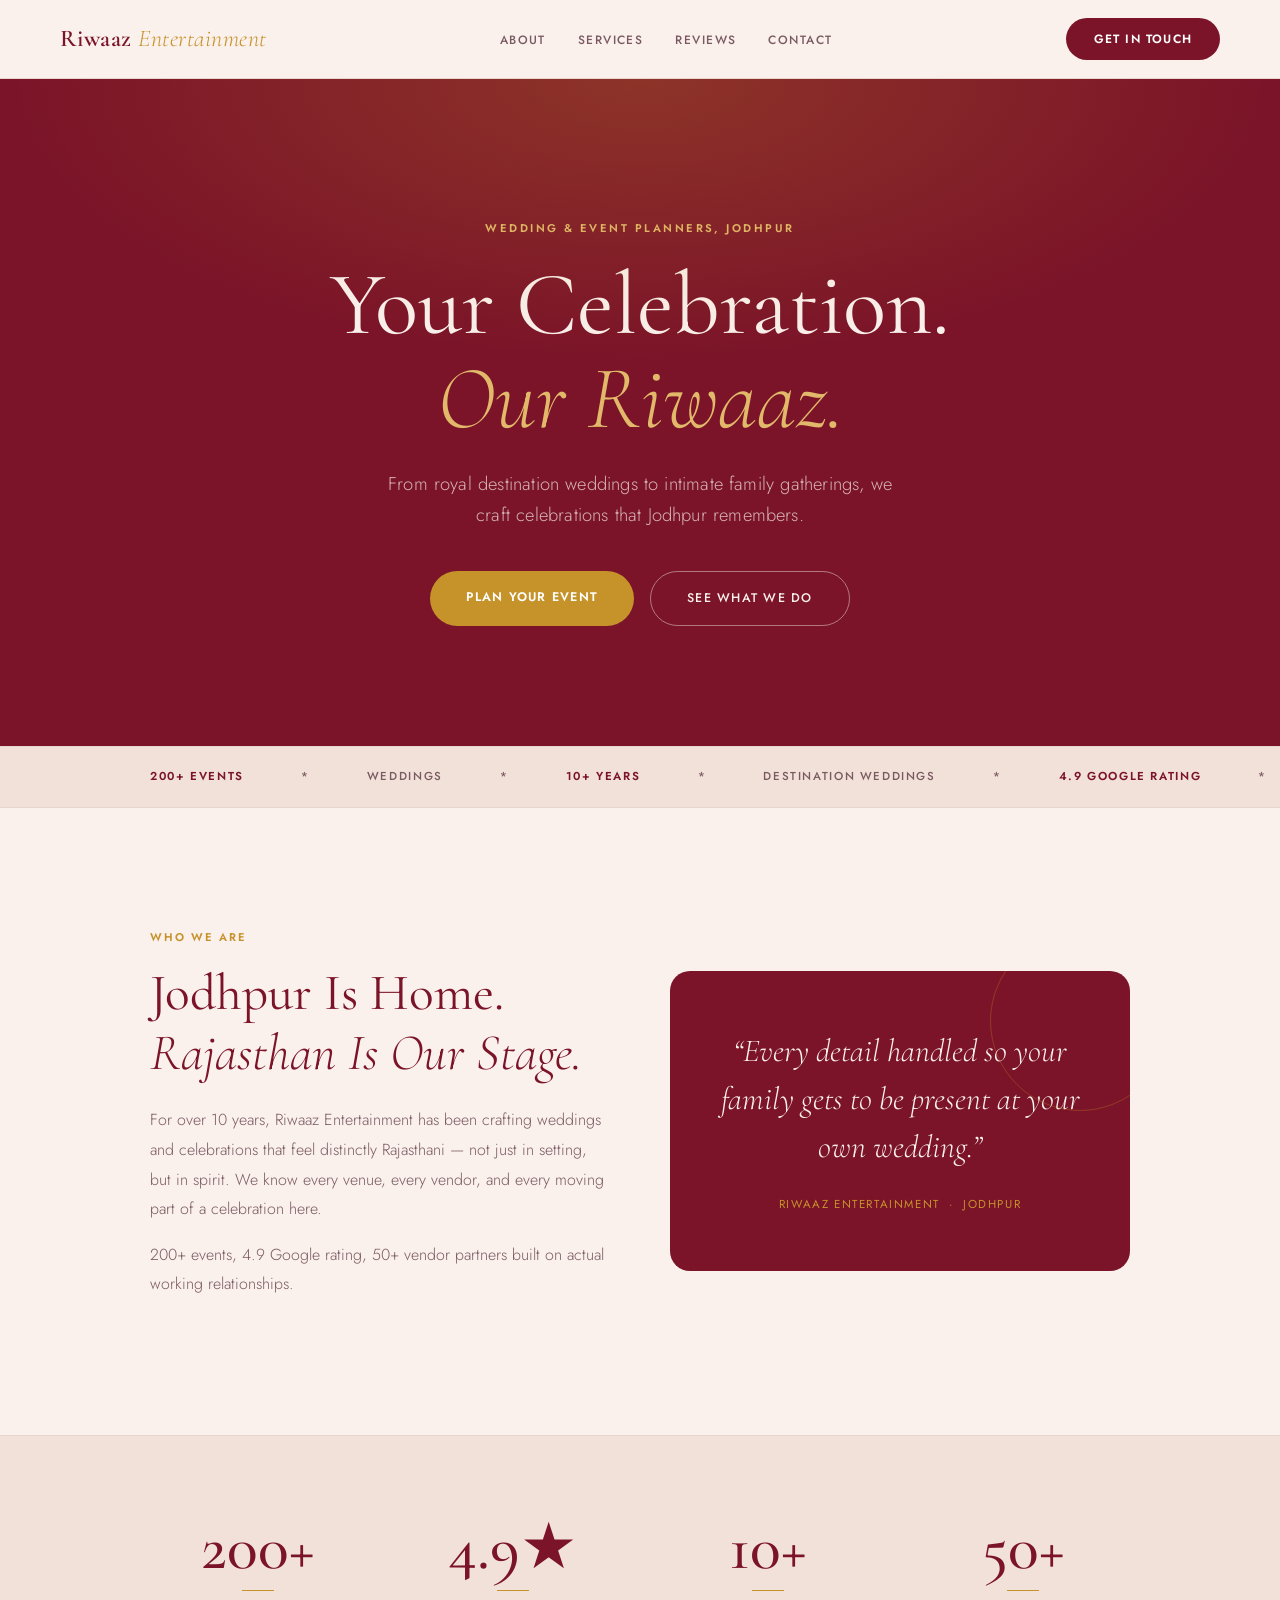
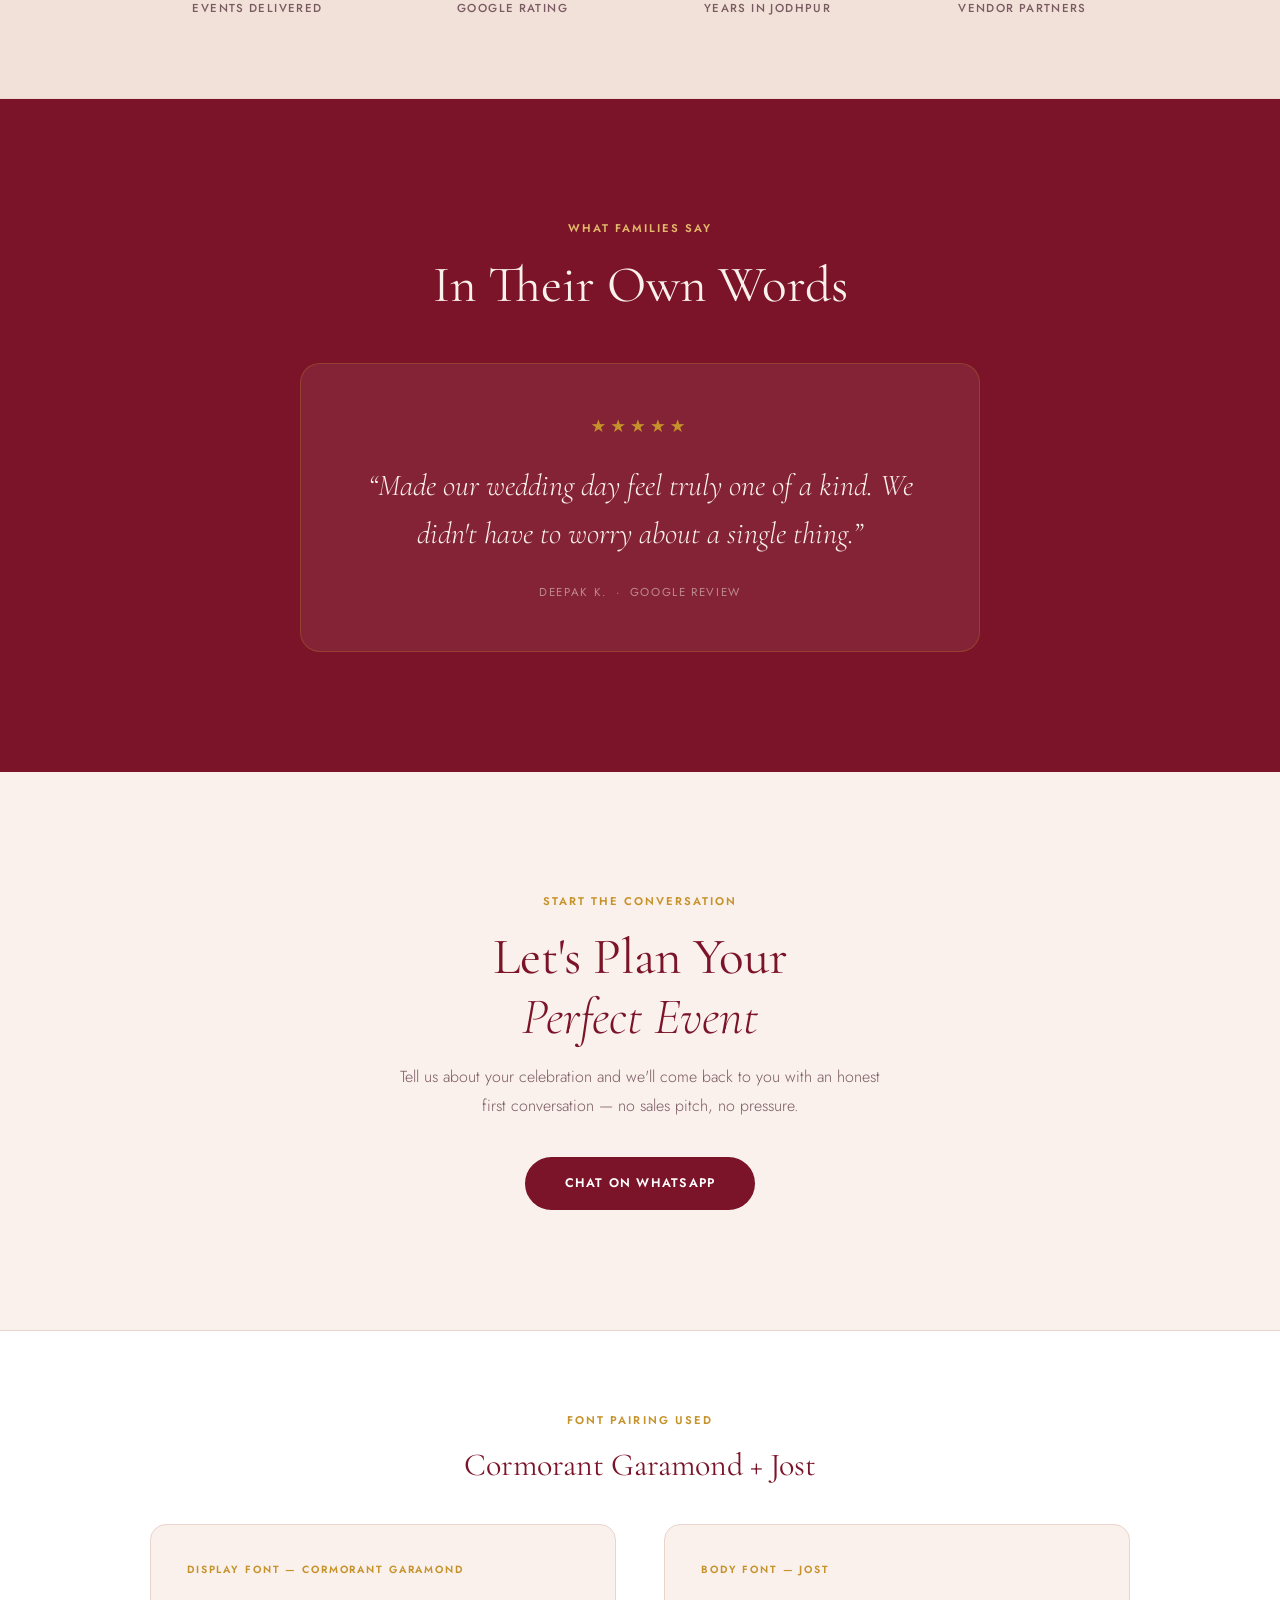
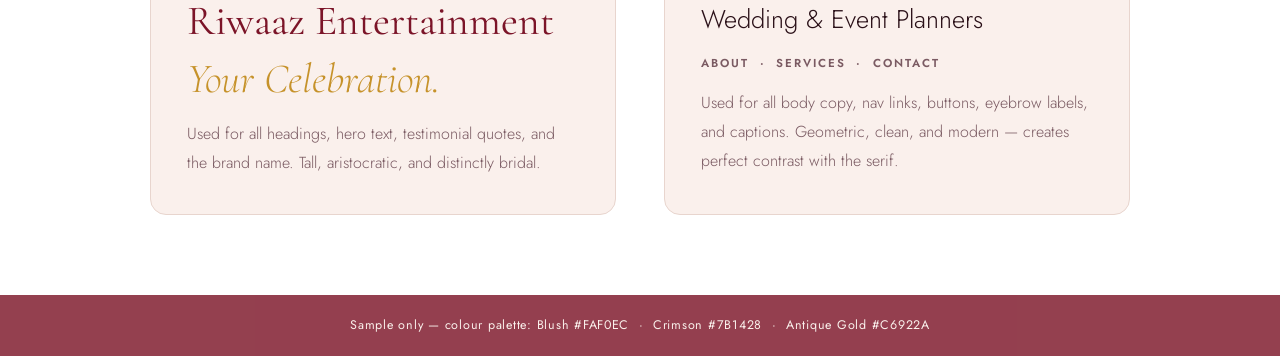
<file: theme-sample.html>
<!DOCTYPE html>
<html lang="en">
<head>
  <meta charset="UTF-8">
  <meta name="viewport" content="width=device-width, initial-scale=1.0">
  <title>Font & Theme Sample — Riwaaz Entertainment</title>

  <!-- Font Pairing:
       DISPLAY  → Cormorant Garamond (tall, aristocratic, bridal)
       BODY     → Jost (clean geometric sans, premium readability) -->
  <link rel="preconnect" href="https://fonts.googleapis.com">
  <link rel="preconnect" href="https://fonts.gstatic.com" crossorigin>
  <link href="https://fonts.googleapis.com/css2?family=Cormorant+Garamond:ital,wght@0,300;0,400;0,500;0,600;0,700;1,300;1,400;1,500&family=Jost:wght@300;400;500;600&display=swap" rel="stylesheet">

  <style>
    /* ── Tokens ── */
    :root {
      --blush:      #FAF0EC;   /* logo background, warm cream-blush    */
      --blush-dark: #F2E1D8;   /* slightly deeper for section contrast */
      --crimson:    #7B1428;   /* deep crimson from logo "R"           */
      --crimson-dk: #5A0D1C;   /* darker shade for hover / text        */
      --gold:       #C6922A;   /* antique gold from logo border        */
      --gold-lt:    #E2B96A;   /* lighter gold for highlights          */
      --text:       #2A1018;   /* near-black with warm undertone       */
      --muted:      #7A5A62;   /* warm muted for body copy             */
      --line:       #E8D5CE;   /* soft divider lines                   */
      --white:      #FFFFFF;

      --display: 'Cormorant Garamond', Georgia, serif;
      --body:    'Jost', system-ui, sans-serif;
    }

    *, *::before, *::after { box-sizing: border-box; margin: 0; padding: 0; }

    body {
      font-family: var(--body);
      background: var(--blush);
      color: var(--text);
      line-height: 1.7;
      -webkit-font-smoothing: antialiased;
    }

    /* ── Utility ── */
    .wrap { max-width: 1100px; margin: 0 auto; padding: 0 clamp(20px, 5vw, 60px); }
    .text-center { text-align: center; }

    /* ── Nav ── */
    .nav {
      background: var(--blush);
      border-bottom: 1px solid var(--line);
      padding: 18px clamp(20px, 5vw, 60px);
      display: flex;
      align-items: center;
      justify-content: space-between;
      gap: 24px;
    }
    .nav-brand {
      font-family: var(--display);
      font-size: 1.5rem;
      font-weight: 600;
      color: var(--crimson);
      letter-spacing: 0.02em;
      text-decoration: none;
    }
    .nav-brand span {
      font-weight: 300;
      font-style: italic;
      color: var(--gold);
    }
    .nav-links {
      display: flex;
      gap: 32px;
      list-style: none;
    }
    .nav-links a {
      font-family: var(--body);
      font-size: 0.75rem;
      font-weight: 500;
      letter-spacing: 0.12em;
      text-transform: uppercase;
      color: var(--muted);
      text-decoration: none;
      transition: color 0.2s;
    }
    .nav-links a:hover { color: var(--crimson); }
    .btn-nav {
      font-family: var(--body);
      font-size: 0.75rem;
      font-weight: 600;
      letter-spacing: 0.1em;
      text-transform: uppercase;
      background: var(--crimson);
      color: var(--white);
      border: none;
      padding: 12px 28px;
      border-radius: 100px;
      cursor: pointer;
      transition: background 0.2s;
    }
    .btn-nav:hover { background: var(--crimson-dk); }

    /* ── Hero ── */
    .hero {
      background: var(--crimson);
      padding: clamp(80px, 12vw, 140px) 0 clamp(60px, 10vw, 120px);
      text-align: center;
      position: relative;
      overflow: hidden;
    }
    .hero::before {
      content: "";
      position: absolute;
      inset: 0;
      background: radial-gradient(ellipse 70% 60% at 50% 0%, rgba(198,146,42,0.25) 0%, transparent 70%);
      pointer-events: none;
    }
    .hero-eyebrow {
      font-family: var(--body);
      font-size: 0.7rem;
      font-weight: 600;
      letter-spacing: 0.22em;
      text-transform: uppercase;
      color: var(--gold-lt);
      display: block;
      margin-bottom: 20px;
    }
    .hero h1 {
      font-family: var(--display);
      font-size: clamp(3rem, 7vw, 6rem);
      font-weight: 400;
      color: var(--blush);
      line-height: 1.05;
      margin-bottom: 10px;
    }
    .hero h1 em {
      font-style: italic;
      font-weight: 300;
      color: var(--gold-lt);
    }
    .hero-sub {
      font-family: var(--body);
      font-size: clamp(0.95rem, 1.8vw, 1.15rem);
      font-weight: 300;
      color: rgba(250,240,236,0.72);
      max-width: 520px;
      margin: 22px auto 40px;
      letter-spacing: 0.01em;
    }
    .hero-ctas {
      display: flex;
      gap: 16px;
      justify-content: center;
      flex-wrap: wrap;
    }
    .btn-primary {
      font-family: var(--body);
      font-size: 0.78rem;
      font-weight: 600;
      letter-spacing: 0.1em;
      text-transform: uppercase;
      background: var(--gold);
      color: var(--white);
      border: none;
      padding: 16px 36px;
      border-radius: 100px;
      cursor: pointer;
      text-decoration: none;
      transition: background 0.2s, transform 0.2s;
      display: inline-block;
    }
    .btn-primary:hover { background: #a8790f; transform: translateY(-2px); }
    .btn-ghost {
      font-family: var(--body);
      font-size: 0.78rem;
      font-weight: 500;
      letter-spacing: 0.1em;
      text-transform: uppercase;
      background: transparent;
      color: var(--blush);
      border: 1.5px solid rgba(250,240,236,0.45);
      padding: 16px 36px;
      border-radius: 100px;
      cursor: pointer;
      text-decoration: none;
      transition: border-color 0.2s, color 0.2s;
      display: inline-block;
    }
    .btn-ghost:hover { border-color: var(--gold-lt); color: var(--gold-lt); }

    /* ── Trust Strip ── */
    .trust {
      background: var(--blush-dark);
      border-top: 1px solid var(--line);
      border-bottom: 1px solid var(--line);
      padding: 20px 0;
      overflow: hidden;
    }
    .trust-track {
      display: flex;
      gap: 48px;
      white-space: nowrap;
      font-family: var(--body);
      font-size: 0.72rem;
      font-weight: 500;
      letter-spacing: 0.14em;
      text-transform: uppercase;
      color: var(--muted);
    }
    .trust-track span.hl { color: var(--crimson); font-weight: 600; }

    /* ── About ── */
    .about {
      padding: clamp(70px, 10vw, 120px) 0;
      background: var(--blush);
    }
    .about-grid {
      display: grid;
      gap: 60px;
      grid-template-columns: 1fr 1fr;
      align-items: center;
    }
    .eyebrow {
      font-family: var(--body);
      font-size: 0.7rem;
      font-weight: 600;
      letter-spacing: 0.18em;
      text-transform: uppercase;
      color: var(--gold);
      display: block;
      margin-bottom: 16px;
    }
    .section-title {
      font-family: var(--display);
      font-size: clamp(2rem, 4vw, 3.4rem);
      font-weight: 400;
      color: var(--crimson);
      line-height: 1.18;
      margin-bottom: 22px;
    }
    .section-title em {
      font-style: italic;
      font-weight: 300;
    }
    .body-text {
      font-family: var(--body);
      font-size: 1rem;
      font-weight: 300;
      color: var(--muted);
      line-height: 1.85;
      margin-bottom: 16px;
    }
    .about-visual {
      background: var(--crimson);
      border-radius: 20px;
      padding: 56px 44px;
      text-align: center;
      position: relative;
      overflow: hidden;
    }
    .about-visual::before {
      content: "";
      position: absolute;
      top: -40px; right: -40px;
      width: 180px; height: 180px;
      border-radius: 50%;
      border: 1px solid rgba(198,146,42,0.3);
      pointer-events: none;
    }
    .about-visual blockquote {
      font-family: var(--display);
      font-size: clamp(1.4rem, 2.5vw, 2rem);
      font-style: italic;
      font-weight: 300;
      color: var(--blush);
      line-height: 1.5;
    }
    .about-visual cite {
      display: block;
      margin-top: 24px;
      font-family: var(--body);
      font-size: 0.72rem;
      letter-spacing: 0.14em;
      text-transform: uppercase;
      color: var(--gold);
      font-style: normal;
    }

    /* ── Stats ── */
    .stats {
      background: var(--blush-dark);
      padding: clamp(50px, 8vw, 80px) 0;
      border-top: 1px solid var(--line);
      border-bottom: 1px solid var(--line);
    }
    .stats-grid {
      display: grid;
      grid-template-columns: repeat(4, 1fr);
      gap: 40px;
      text-align: center;
    }
    .stat-num {
      font-family: var(--display);
      font-size: clamp(2.8rem, 5vw, 4rem);
      font-weight: 500;
      color: var(--crimson);
      display: block;
      line-height: 1;
    }
    .stat-label {
      font-family: var(--body);
      font-size: 0.72rem;
      font-weight: 500;
      letter-spacing: 0.12em;
      text-transform: uppercase;
      color: var(--muted);
      margin-top: 8px;
      display: block;
    }
    .stat-divider {
      width: 32px;
      height: 1px;
      background: var(--gold);
      margin: 10px auto 0;
    }

    /* ── Testimonial ── */
    .testimonial {
      padding: clamp(70px, 10vw, 120px) 0;
      background: var(--crimson);
      text-align: center;
    }
    .testimonial .eyebrow { color: var(--gold-lt); }
    .testimonial .section-title { color: var(--blush); margin-bottom: 48px; }
    .tcard {
      max-width: 680px;
      margin: 0 auto;
      background: rgba(250,240,236,0.07);
      border: 1px solid rgba(198,146,42,0.25);
      border-radius: 20px;
      padding: 48px 44px;
    }
    .tcard .quote {
      font-family: var(--display);
      font-size: clamp(1.4rem, 2.5vw, 1.9rem);
      font-style: italic;
      font-weight: 300;
      color: var(--blush);
      line-height: 1.6;
    }
    .tcard .stars {
      color: var(--gold);
      font-size: 1.1rem;
      display: block;
      margin-bottom: 20px;
      letter-spacing: 4px;
    }
    .tcard .author {
      display: block;
      margin-top: 24px;
      font-family: var(--body);
      font-size: 0.72rem;
      letter-spacing: 0.14em;
      text-transform: uppercase;
      color: rgba(250,240,236,0.5);
    }

    /* ── CTA ── */
    .cta {
      padding: clamp(70px, 10vw, 120px) 0;
      background: var(--blush);
      text-align: center;
    }
    .cta .section-title { margin-bottom: 14px; }
    .cta .body-text { max-width: 480px; margin: 0 auto 36px; }
    .btn-crimson {
      font-family: var(--body);
      font-size: 0.78rem;
      font-weight: 600;
      letter-spacing: 0.1em;
      text-transform: uppercase;
      background: var(--crimson);
      color: var(--white);
      border: none;
      padding: 16px 40px;
      border-radius: 100px;
      cursor: pointer;
      text-decoration: none;
      display: inline-block;
      transition: background 0.2s, transform 0.2s;
    }
    .btn-crimson:hover { background: var(--crimson-dk); transform: translateY(-2px); }

    /* ── Font Specimen ── */
    .specimen {
      background: var(--white);
      padding: clamp(50px, 8vw, 80px) 0;
      border-top: 1px solid var(--line);
    }
    .specimen-grid {
      display: grid;
      grid-template-columns: 1fr 1fr;
      gap: 48px;
      margin-top: 40px;
    }
    .font-card {
      background: var(--blush);
      border: 1px solid var(--line);
      border-radius: 16px;
      padding: 36px;
    }
    .font-label {
      font-family: var(--body);
      font-size: 0.65rem;
      letter-spacing: 0.18em;
      text-transform: uppercase;
      color: var(--gold);
      font-weight: 600;
      margin-bottom: 20px;
      display: block;
    }
    .font-display-sample {
      font-family: var(--display);
      font-size: 2.6rem;
      font-weight: 400;
      color: var(--crimson);
      line-height: 1.15;
      margin-bottom: 10px;
    }
    .font-display-italic {
      font-family: var(--display);
      font-size: 2.6rem;
      font-weight: 300;
      font-style: italic;
      color: var(--gold);
      line-height: 1.15;
    }
    .font-body-sample {
      font-family: var(--body);
      font-size: 1rem;
      font-weight: 300;
      color: var(--muted);
      line-height: 1.8;
      margin-top: 16px;
    }
    .font-body-caps {
      font-family: var(--body);
      font-size: 0.72rem;
      font-weight: 600;
      letter-spacing: 0.18em;
      text-transform: uppercase;
      color: var(--muted);
      margin-top: 12px;
    }

    /* ── Footer note ── */
    .note {
      background: var(--crimson);
      color: var(--blush);
      text-align: center;
      padding: 20px;
      font-family: var(--body);
      font-size: 0.78rem;
      letter-spacing: 0.06em;
      opacity: 0.8;
    }
  </style>
</head>
<body>

<!-- Nav -->
<nav class="nav">
  <a class="nav-brand" href="#">Riwaaz <span>Entertainment</span></a>
  <ul class="nav-links">
    <li><a href="#">About</a></li>
    <li><a href="#">Services</a></li>
    <li><a href="#">Reviews</a></li>
    <li><a href="#">Contact</a></li>
  </ul>
  <button class="btn-nav">Get In Touch</button>
</nav>

<!-- Hero -->
<section class="hero">
  <div class="wrap">
    <span class="hero-eyebrow">Wedding &amp; Event Planners, Jodhpur</span>
    <h1>Your Celebration.<br><em>Our Riwaaz.</em></h1>
    <p class="hero-sub">From royal destination weddings to intimate family gatherings, we craft celebrations that Jodhpur remembers.</p>
    <div class="hero-ctas">
      <a href="#" class="btn-primary">Plan Your Event</a>
      <a href="#" class="btn-ghost">See What We Do</a>
    </div>
  </div>
</section>

<!-- Trust Strip -->
<div class="trust">
  <div class="wrap">
    <div class="trust-track">
      <span class="hl">200+ Events</span>
      <span>&nbsp;&nbsp;*&nbsp;&nbsp;</span>
      <span>Weddings</span>
      <span>&nbsp;&nbsp;*&nbsp;&nbsp;</span>
      <span class="hl">10+ Years</span>
      <span>&nbsp;&nbsp;*&nbsp;&nbsp;</span>
      <span>Destination Weddings</span>
      <span>&nbsp;&nbsp;*&nbsp;&nbsp;</span>
      <span class="hl">4.9 Google Rating</span>
      <span>&nbsp;&nbsp;*&nbsp;&nbsp;</span>
      <span>Private Celebrations</span>
      <span>&nbsp;&nbsp;*&nbsp;&nbsp;</span>
      <span>Corporate Events</span>
    </div>
  </div>
</div>

<!-- About -->
<section class="about">
  <div class="wrap">
    <div class="about-grid">
      <div>
        <span class="eyebrow">Who We Are</span>
        <h2 class="section-title">Jodhpur Is Home.<br><em>Rajasthan Is Our Stage.</em></h2>
        <p class="body-text">For over 10 years, Riwaaz Entertainment has been crafting weddings and celebrations that feel distinctly Rajasthani — not just in setting, but in spirit. We know every venue, every vendor, and every moving part of a celebration here.</p>
        <p class="body-text">200+ events, 4.9 Google rating, 50+ vendor partners built on actual working relationships.</p>
      </div>
      <div class="about-visual">
        <blockquote>&ldquo;Every detail handled so your family gets to be present at your own wedding.&rdquo;</blockquote>
        <cite>Riwaaz Entertainment &nbsp;·&nbsp; Jodhpur</cite>
      </div>
    </div>
  </div>
</section>

<!-- Stats -->
<section class="stats">
  <div class="wrap">
    <div class="stats-grid">
      <div>
        <span class="stat-num">200+</span>
        <div class="stat-divider"></div>
        <span class="stat-label">Events Delivered</span>
      </div>
      <div>
        <span class="stat-num">4.9★</span>
        <div class="stat-divider"></div>
        <span class="stat-label">Google Rating</span>
      </div>
      <div>
        <span class="stat-num">10+</span>
        <div class="stat-divider"></div>
        <span class="stat-label">Years in Jodhpur</span>
      </div>
      <div>
        <span class="stat-num">50+</span>
        <div class="stat-divider"></div>
        <span class="stat-label">Vendor Partners</span>
      </div>
    </div>
  </div>
</section>

<!-- Testimonial -->
<section class="testimonial">
  <div class="wrap">
    <span class="eyebrow">What Families Say</span>
    <h2 class="section-title">In Their Own Words</h2>
    <div class="tcard">
      <span class="stars">★★★★★</span>
      <p class="quote">&ldquo;Made our wedding day feel truly one of a kind. We didn't have to worry about a single thing.&rdquo;</p>
      <span class="author">Deepak K. &nbsp;·&nbsp; Google Review</span>
    </div>
  </div>
</section>

<!-- CTA -->
<section class="cta">
  <div class="wrap">
    <span class="eyebrow">Start the Conversation</span>
    <h2 class="section-title">Let's Plan Your<br><em>Perfect Event</em></h2>
    <p class="body-text">Tell us about your celebration and we'll come back to you with an honest first conversation — no sales pitch, no pressure.</p>
    <a href="#" class="btn-crimson">Chat on WhatsApp</a>
  </div>
</section>

<!-- Font Specimen -->
<section class="specimen">
  <div class="wrap">
    <div class="text-center">
      <span class="eyebrow">Font Pairing Used</span>
      <h2 class="section-title" style="font-size:2rem;">Cormorant Garamond + Jost</h2>
    </div>
    <div class="specimen-grid">
      <div class="font-card">
        <span class="font-label">Display Font — Cormorant Garamond</span>
        <div class="font-display-sample">Riwaaz Entertainment</div>
        <div class="font-display-italic">Your Celebration.</div>
        <p class="font-body-sample">Used for all headings, hero text, testimonial quotes, and the brand name. Tall, aristocratic, and distinctly bridal.</p>
      </div>
      <div class="font-card">
        <span class="font-label">Body Font — Jost</span>
        <div style="font-family:'Jost',sans-serif; font-size:1.6rem; font-weight:300; color:#2A1018; margin-bottom:8px;">Wedding &amp; Event Planners</div>
        <div class="font-body-caps">About &nbsp;·&nbsp; Services &nbsp;·&nbsp; Contact</div>
        <p class="font-body-sample">Used for all body copy, nav links, buttons, eyebrow labels, and captions. Geometric, clean, and modern — creates perfect contrast with the serif.</p>
      </div>
    </div>
  </div>
</section>

<p class="note">Sample only — colour palette: Blush #FAF0EC &nbsp;·&nbsp; Crimson #7B1428 &nbsp;·&nbsp; Antique Gold #C6922A</p>

</body>
</html>
</file>
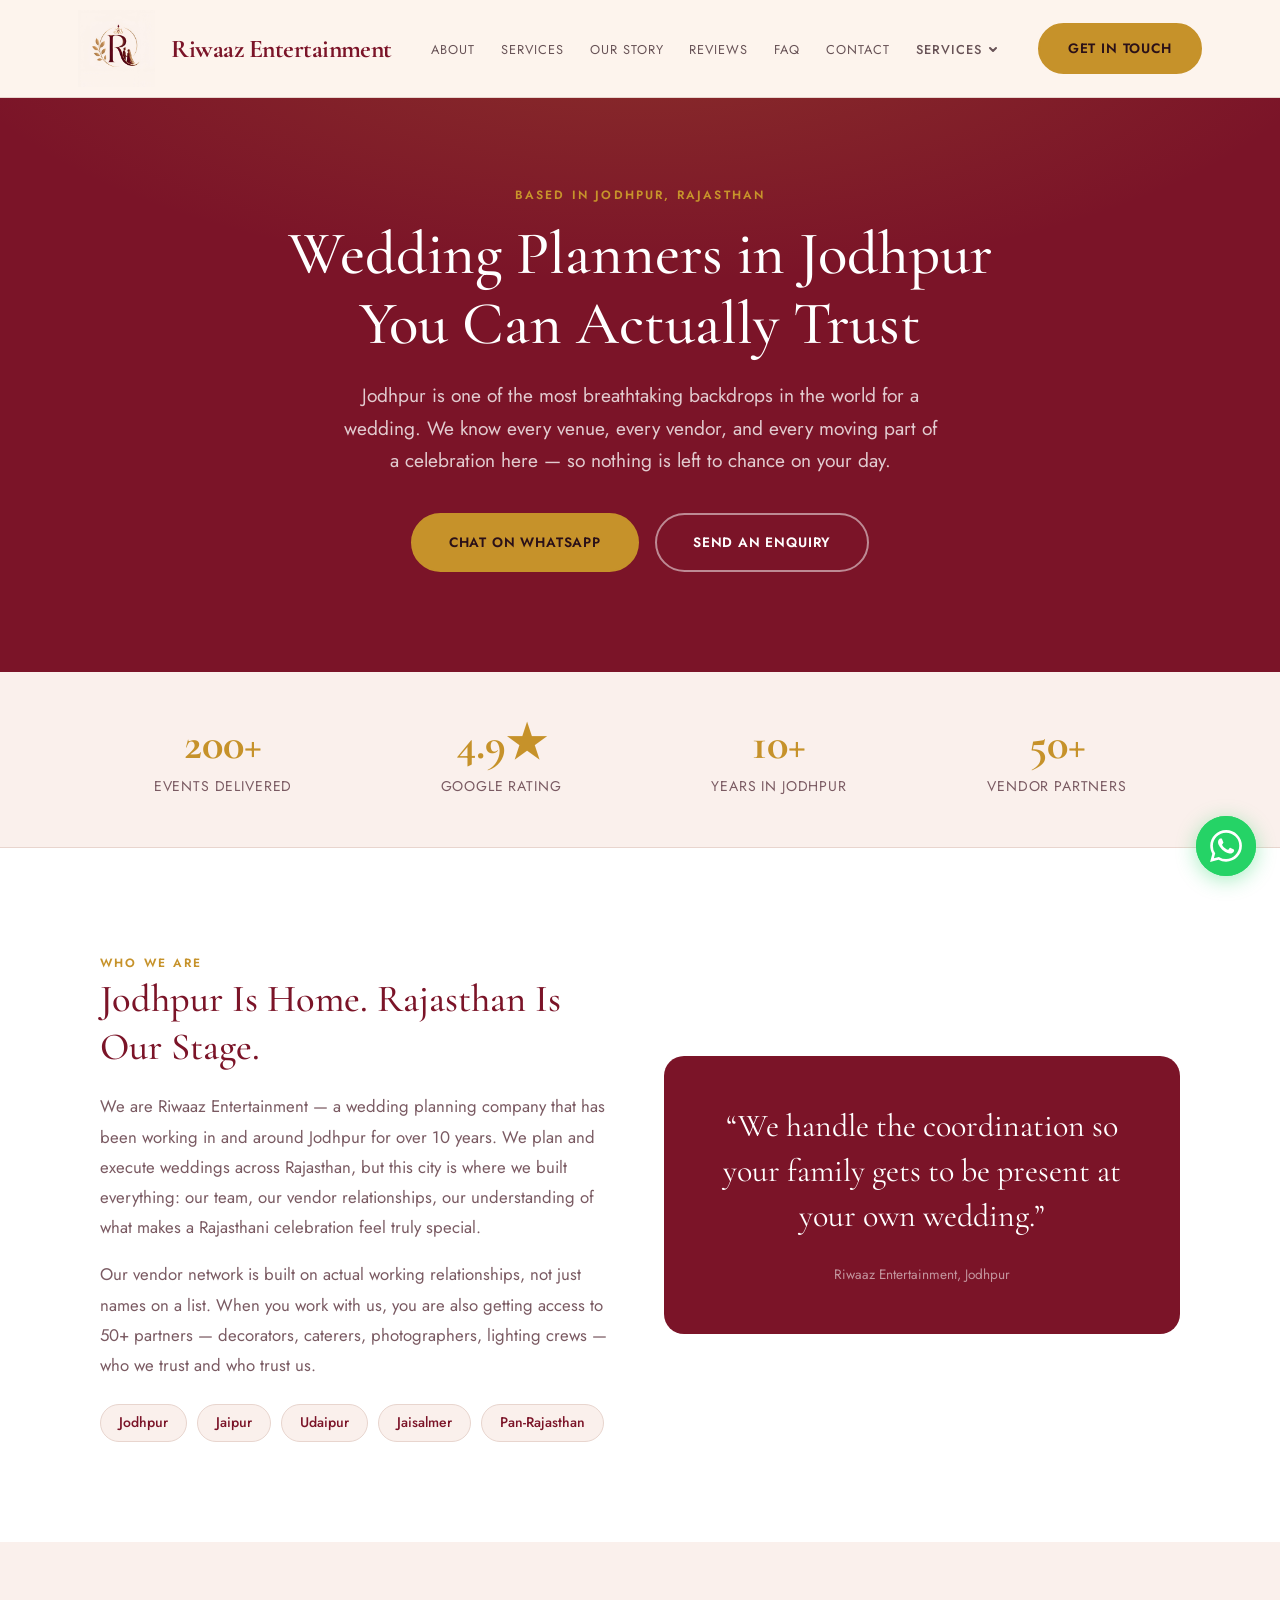
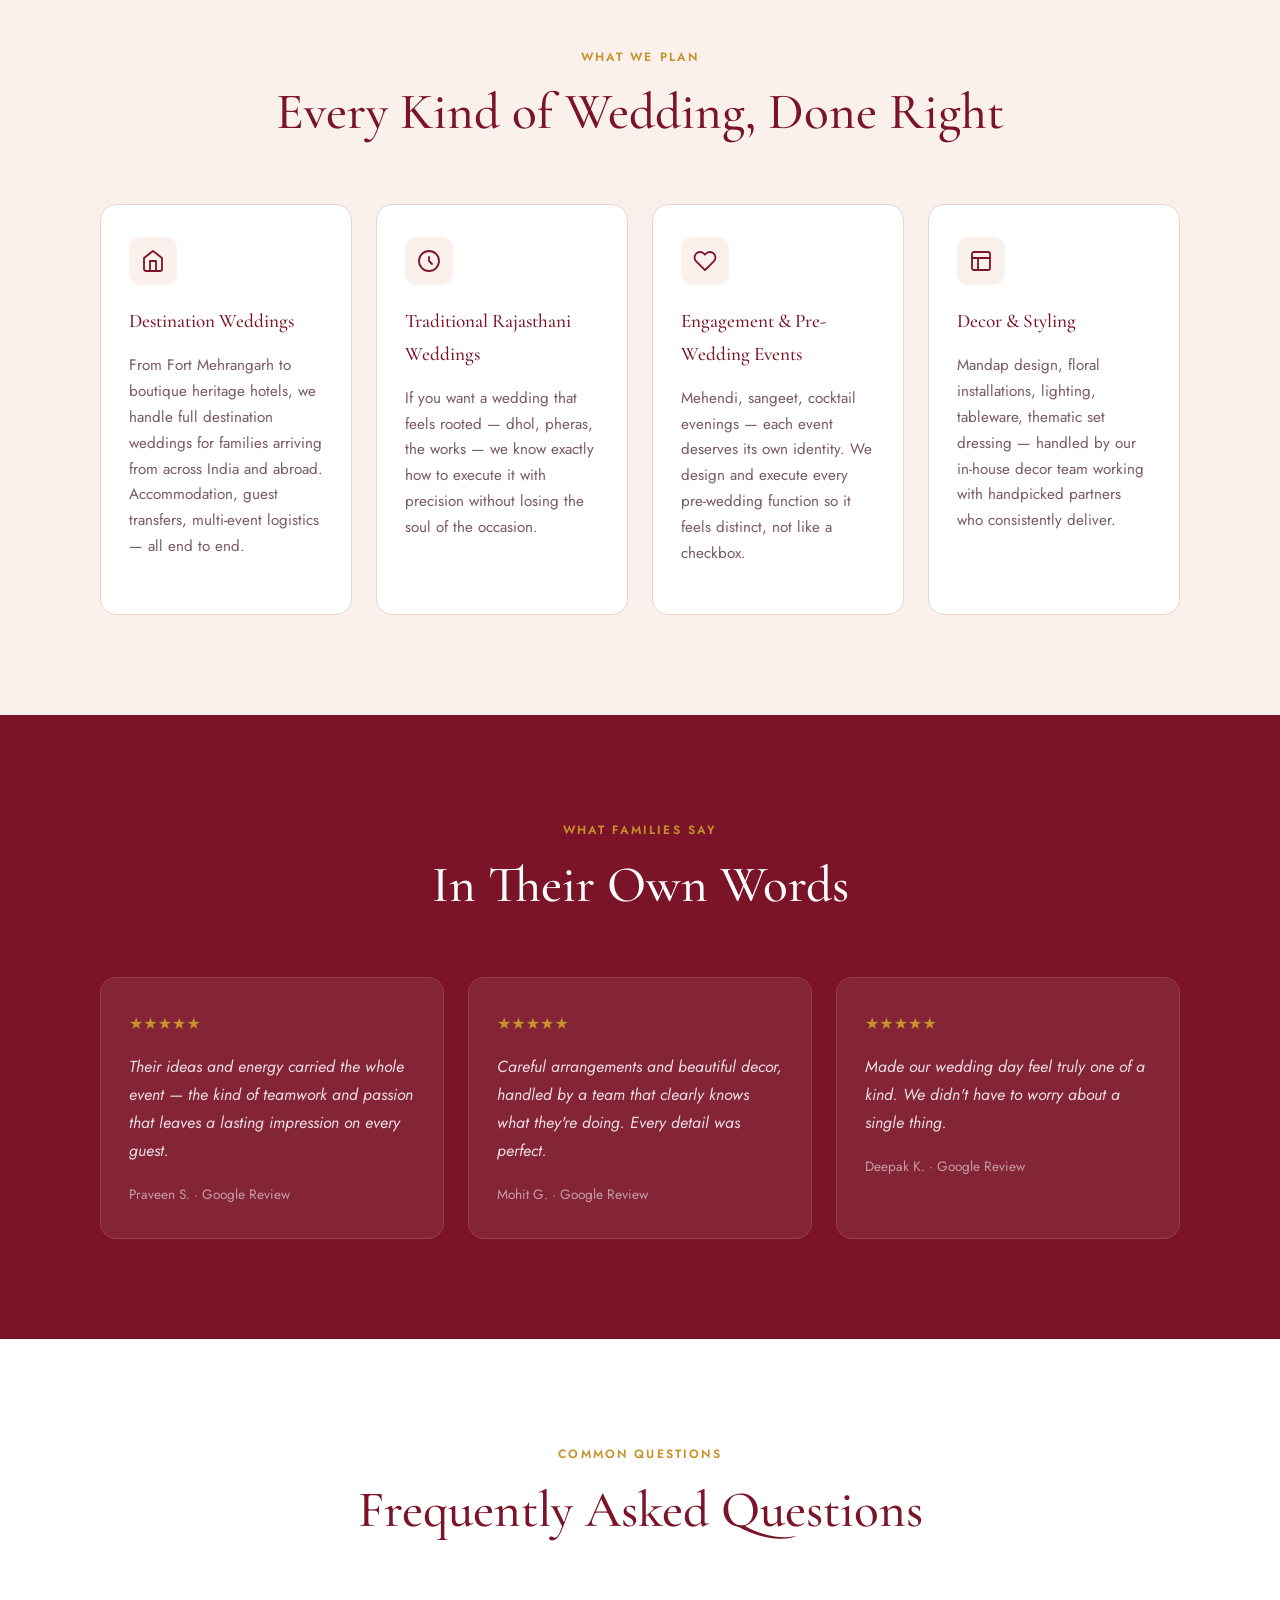
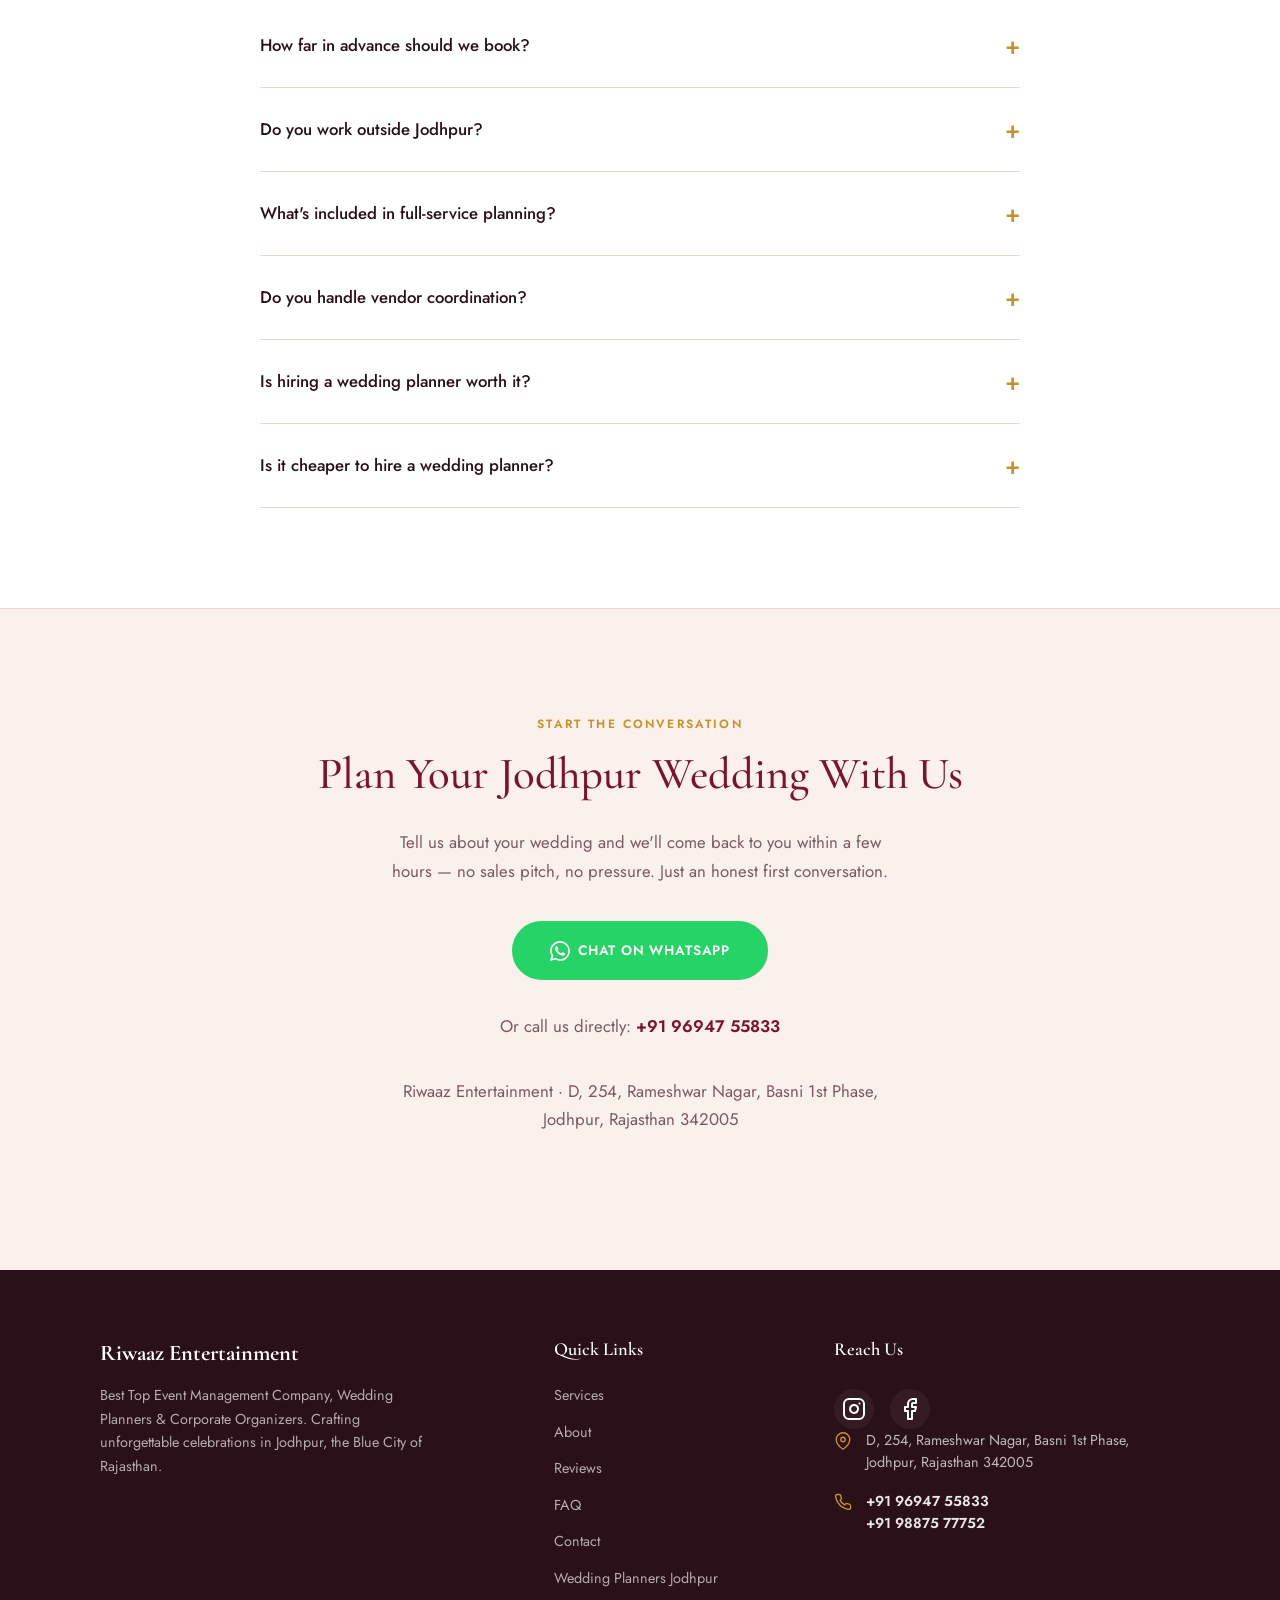
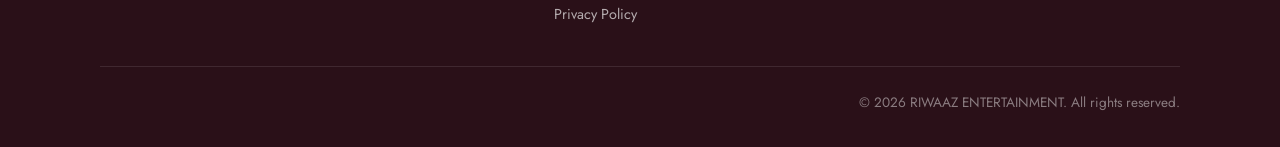
<file: wedding-planners-jodhpur.html>
<!DOCTYPE html>
<html lang="en">
<head>
  <meta charset="UTF-8">
  <meta name="viewport" content="width=device-width, initial-scale=1.0">
  <title>Wedding Planners in Jodhpur | Riwaaz Entertainment</title>
  <meta name="description" content="Riwaaz Entertainment — Jodhpur's trusted wedding planners. 200+ events, 4.9 Google rating, 10+ years. We plan weddings across Rajasthan. Call +91 96947 55833.">
  <link rel="canonical" href="https://www.riwaazentertainment.com/wedding-planners-jodhpur.html">
  <link rel="icon" type="image/png" href="assets/logo-v3.jpg">

  <link rel="preconnect" href="https://fonts.googleapis.com">
  <link rel="preconnect" href="https://fonts.gstatic.com" crossorigin>
  <link href="https://fonts.googleapis.com/css2?family=Cormorant+Garamond:ital,wght@0,300;0,400;0,500;0,600;0,700;1,300;1,400;1,500&family=Jost:wght@300;400;500;600&display=swap" rel="stylesheet">

  <link rel="stylesheet" href="style.css">

  <style>
    /* ── Page-specific overrides ── */
    .lp-hero {
      background: var(--deep-wine);
      padding: clamp(120px, 16vw, 180px) 0 clamp(60px, 8vw, 100px);
      text-align: center;
      position: relative;
      overflow: hidden;
    }
    .lp-hero::before {
      content: "";
      position: absolute;
      inset: 0;
      background: radial-gradient(ellipse 80% 60% at 50% 0%, rgba(212,175,55,0.18) 0%, transparent 70%);
      pointer-events: none;
    }
    .lp-hero .eyebrow {
      color: var(--marigold);
      opacity: 1;
    }
    .lp-hero h1 {
      font-family: var(--font-display);
      font-size: clamp(2.2rem, 5vw, 3.8rem);
      color: #fff;
      line-height: 1.15;
      margin: 12px 0 20px;
      max-width: 780px;
      margin-left: auto;
      margin-right: auto;
    }
    .lp-hero p {
      font-size: clamp(1rem, 2vw, 1.2rem);
      color: rgba(255,255,255,0.78);
      max-width: 600px;
      margin: 0 auto 36px;
      line-height: 1.7;
    }
    .lp-hero .hero-ctas {
      display: flex;
      gap: 16px;
      justify-content: center;
      flex-wrap: wrap;
    }

    /* Stats strip on this page */
    .lp-stats {
      background: var(--cream);
      border-bottom: 1px solid var(--line);
      padding: 48px 0;
    }
    .lp-stats-grid {
      display: grid;
      grid-template-columns: repeat(2, 1fr);
      gap: 32px;
      text-align: center;
    }
    @media (min-width: 640px) {
      .lp-stats-grid { grid-template-columns: repeat(4, 1fr); }
    }
    .lp-stat-num {
      font-family: var(--font-display);
      font-size: clamp(2rem, 4vw, 2.8rem);
      font-weight: 700;
      color: var(--marigold);
      display: block;
      line-height: 1.1;
    }
    .lp-stat-label {
      font-size: 0.88rem;
      color: var(--text-muted);
      text-transform: uppercase;
      letter-spacing: 0.06em;
      margin-top: 6px;
      display: block;
    }

    /* Intro section */
    .lp-intro {
      padding: clamp(60px, 8vw, 100px) 0;
      background: #fff;
    }
    .lp-intro-grid {
      display: grid;
      gap: 48px;
    }
    @media (min-width: 860px) {
      .lp-intro-grid {
        grid-template-columns: 1fr 1fr;
        align-items: center;
      }
    }
    .lp-intro-text h2 {
      font-family: var(--font-display);
      font-size: clamp(1.7rem, 3vw, 2.4rem);
      color: var(--deep-wine);
      margin-bottom: 20px;
      line-height: 1.25;
    }
    .lp-intro-text p {
      color: var(--text-muted);
      line-height: 1.8;
      margin-bottom: 16px;
      font-size: 1.05rem;
    }
    .lp-locations {
      display: flex;
      flex-wrap: wrap;
      gap: 10px;
      margin-top: 24px;
    }
    .lp-location-tag {
      background: var(--cream);
      border: 1px solid var(--line);
      border-radius: 100px;
      padding: 6px 18px;
      font-size: 0.875rem;
      color: var(--deep-wine);
      font-weight: 500;
    }

    /* Services cards */
    .lp-services {
      padding: clamp(60px, 8vw, 100px) 0;
      background: var(--cream);
    }
    .lp-services-grid {
      display: grid;
      gap: 24px;
      grid-template-columns: 1fr;
      margin-top: 48px;
    }
    @media (min-width: 640px) {
      .lp-services-grid { grid-template-columns: repeat(2, 1fr); }
    }
    @media (min-width: 1024px) {
      .lp-services-grid { grid-template-columns: repeat(4, 1fr); }
    }
    .lp-service-card {
      background: #fff;
      border-radius: 16px;
      padding: 32px 28px;
      border: 1px solid var(--line);
      transition: box-shadow 0.3s, transform 0.3s;
    }
    .lp-service-card:hover {
      box-shadow: var(--shadow-md);
      transform: translateY(-4px);
    }
    .lp-service-icon {
      width: 48px;
      height: 48px;
      background: var(--cream);
      border-radius: 12px;
      display: flex;
      align-items: center;
      justify-content: center;
      margin-bottom: 20px;
      color: var(--deep-wine);
    }
    .lp-service-card h3 {
      font-family: var(--font-display);
      font-size: 1.2rem;
      color: var(--deep-wine);
      margin-bottom: 10px;
    }
    .lp-service-card p {
      color: var(--text-muted);
      font-size: 0.95rem;
      line-height: 1.7;
    }

    /* Testimonials on this page */
    .lp-testimonials {
      padding: clamp(60px, 8vw, 100px) 0;
      background: var(--deep-wine);
    }
    .lp-testimonials .eyebrow { color: var(--marigold); opacity: 1; }
    .lp-testimonials .section-title { color: #fff; }
    .lp-testimonials-grid {
      display: grid;
      gap: 24px;
      margin-top: 48px;
    }
    @media (min-width: 768px) {
      .lp-testimonials-grid { grid-template-columns: repeat(3, 1fr); }
    }
    .lp-tcard {
      background: rgba(255,255,255,0.07);
      border: 1px solid rgba(255,255,255,0.12);
      border-radius: 16px;
      padding: 32px 28px;
      backdrop-filter: blur(4px);
    }
    .lp-tcard .stars { color: var(--marigold); font-size: 1rem; display: block; margin-bottom: 14px; }
    .lp-tcard p { color: rgba(255,255,255,0.85); line-height: 1.75; font-size: 1rem; font-style: italic; }
    .lp-tcard .author { display: block; margin-top: 18px; font-size: 0.85rem; color: rgba(255,255,255,0.55); font-style: normal; }

    /* FAQ section */
    .lp-faq {
      padding: clamp(60px, 8vw, 100px) 0;
      background: #fff;
    }
    .lp-faq .faq-list { margin-top: 48px; }

    /* CTA section */
    .lp-cta {
      background: var(--cream);
      padding: clamp(60px, 8vw, 100px) 0;
      text-align: center;
      border-top: 1px solid var(--line);
    }
    .lp-cta h2 {
      font-family: var(--font-display);
      font-size: clamp(1.8rem, 3.5vw, 2.8rem);
      color: var(--deep-wine);
      margin-bottom: 16px;
    }
    .lp-cta p {
      color: var(--text-muted);
      max-width: 520px;
      margin: 0 auto 36px;
      line-height: 1.7;
      font-size: 1.05rem;
    }
    .lp-cta-buttons {
      display: flex;
      gap: 16px;
      justify-content: center;
      flex-wrap: wrap;
      margin-bottom: 32px;
    }
    .lp-cta-contact {
      font-size: 0.95rem;
      color: var(--text-muted);
    }
    .lp-cta-contact a {
      color: var(--deep-wine);
      font-weight: 600;
      text-decoration: none;
    }
    .lp-cta-contact a:hover { color: var(--marigold); }
    .lp-address {
      margin-top: 16px;
      font-size: 0.875rem;
      color: var(--text-muted);
    }
  </style>
</head>
<body>

<header class="site-header">
  <nav class="nav">
    <a href="index.html" class="nav-brand" aria-label="Riwaaz Entertainment Home">
      <img src="assets/logo-v3.jpg" alt="Riwaaz Entertainment">
      <span class="nav-brand-text">Riwaaz Entertainment</span>
    </a>
    <ul class="nav-links">
      <li><a href="index.html#about">About</a></li>
      <li><a href="index.html#services">Services</a></li>
      <li><a href="index.html#stats">Our Story</a></li>
      <li><a href="index.html#testimonials">Reviews</a></li>
      <li><a href="index.html#faq">FAQ</a></li>
      <li><a href="index.html#contact">Contact</a></li>
      <li class="nav-dropdown">
        <button class="nav-dropdown-trigger" aria-expanded="false" aria-haspopup="true">
          Services
          <svg width="12" height="12" viewBox="0 0 12 12" fill="none" stroke="currentColor" stroke-width="2" stroke-linecap="round" stroke-linejoin="round"><path d="M3 5l3 3 3-3"/></svg>
        </button>
        <div class="nav-dropdown-menu" role="menu">
          <a href="wedding-planners-jodhpur.html" class="active" role="menuitem">Wedding Planners in Jodhpur</a>
          <a href="destination-wedding-planner-rajasthan.html" role="menuitem">Destination Weddings in Rajasthan</a>
        </div>
      </li>
    </ul>
    <a href="index.html#contact" class="btn btn-primary nav-cta">Get In Touch</a>
    <button class="nav-toggle" aria-label="Open menu" aria-expanded="false" id="navToggle">&#9776;</button>
  </nav>
  <div class="mobile-menu" id="mobileMenu">
    <a href="index.html#about">About</a>
    <a href="index.html#services">Services</a>
    <a href="index.html#stats">Our Story</a>
    <a href="index.html#testimonials">Reviews</a>
    <a href="index.html#faq">FAQ</a>
    <a href="index.html#contact">Contact</a>
    <button class="mobile-dropdown-toggle" id="mobileDropdownToggle" aria-expanded="false">
      Services
      <svg width="14" height="14" viewBox="0 0 12 12" fill="none" stroke="currentColor" stroke-width="2" stroke-linecap="round" stroke-linejoin="round"><path d="M3 5l3 3 3-3"/></svg>
    </button>
    <div class="mobile-dropdown-links" id="mobileDropdownLinks">
      <a href="wedding-planners-jodhpur.html">Wedding Planners in Jodhpur</a>
      <a href="destination-wedding-planner-rajasthan.html">Destination Weddings in Rajasthan</a>
    </div>
  </div>
</header>

<!-- ── Hero ── -->
<section class="lp-hero">
  <div class="wrap">
    <span class="eyebrow reveal">Based in Jodhpur, Rajasthan</span>
    <h1 class="reveal">Wedding Planners in Jodhpur You Can Actually Trust</h1>
    <p class="reveal">Jodhpur is one of the most breathtaking backdrops in the world for a wedding. We know every venue, every vendor, and every moving part of a celebration here — so nothing is left to chance on your day.</p>
    <div class="hero-ctas reveal">
      <a href="https://wa.me/919887577752?text=Hi%2C%20I%20found%20you%20on%20your%20website%20and%20would%20like%20to%20discuss%20my%20wedding%20in%20Jodhpur." class="btn btn-primary" target="_blank" rel="noopener">Chat on WhatsApp</a>
      <a href="index.html#contact" class="btn btn-ghost-light">Send an Enquiry</a>
    </div>
  </div>
</section>

<!-- ── Stats ── -->
<section class="lp-stats">
  <div class="wrap">
    <div class="lp-stats-grid">
      <div class="reveal">
        <span class="lp-stat-num">200+</span>
        <span class="lp-stat-label">Events Delivered</span>
      </div>
      <div class="reveal">
        <span class="lp-stat-num">4.9&#9733;</span>
        <span class="lp-stat-label">Google Rating</span>
      </div>
      <div class="reveal">
        <span class="lp-stat-num">10+</span>
        <span class="lp-stat-label">Years in Jodhpur</span>
      </div>
      <div class="reveal">
        <span class="lp-stat-num">50+</span>
        <span class="lp-stat-label">Vendor Partners</span>
      </div>
    </div>
  </div>
</section>

<!-- ── Intro ── -->
<section class="lp-intro">
  <div class="wrap">
    <div class="lp-intro-grid">
      <div class="lp-intro-text reveal">
        <span class="eyebrow">Who We Are</span>
        <h2>Jodhpur Is Home. Rajasthan Is Our Stage.</h2>
        <p>We are Riwaaz Entertainment — a wedding planning company that has been working in and around Jodhpur for over 10 years. We plan and execute weddings across Rajasthan, but this city is where we built everything: our team, our vendor relationships, our understanding of what makes a Rajasthani celebration feel truly special.</p>
        <p>Our vendor network is built on actual working relationships, not just names on a list. When you work with us, you are also getting access to 50+ partners — decorators, caterers, photographers, lighting crews — who we trust and who trust us.</p>
        <div class="lp-locations">
          <span class="lp-location-tag">Jodhpur</span>
          <span class="lp-location-tag">Jaipur</span>
          <span class="lp-location-tag">Udaipur</span>
          <span class="lp-location-tag">Jaisalmer</span>
          <span class="lp-location-tag">Pan-Rajasthan</span>
        </div>
      </div>
      <div class="lp-intro-visual reveal">
        <!-- Visual block using brand colors -->
        <div style="background: var(--deep-wine); border-radius: 20px; padding: 48px 40px; color: #fff; text-align: center;">
          <p style="font-family: var(--font-display); font-size: clamp(1.5rem, 3vw, 2rem); line-height: 1.4; margin: 0; color: #fff;">
            &ldquo;We handle the coordination so your family gets to be present at your own wedding.&rdquo;
          </p>
          <span style="display: block; margin-top: 24px; font-size: 0.85rem; color: rgba(255,255,255,0.55);">Riwaaz Entertainment, Jodhpur</span>
        </div>
      </div>
    </div>
  </div>
</section>

<!-- ── Services ── -->
<section class="lp-services">
  <div class="wrap">
    <div class="text-center">
      <span class="eyebrow reveal">What We Plan</span>
      <h2 class="section-title reveal">Every Kind of Wedding, Done Right</h2>
    </div>
    <div class="lp-services-grid">
      <div class="lp-service-card reveal">
        <div class="lp-service-icon">
          <svg width="24" height="24" viewBox="0 0 24 24" fill="none" stroke="currentColor" stroke-width="1.8" stroke-linecap="round" stroke-linejoin="round"><path d="M3 9l9-7 9 7v11a2 2 0 0 1-2 2H5a2 2 0 0 1-2-2z"/><polyline points="9 22 9 12 15 12 15 22"/></svg>
        </div>
        <h3>Destination Weddings</h3>
        <p>From Fort Mehrangarh to boutique heritage hotels, we handle full destination weddings for families arriving from across India and abroad. Accommodation, guest transfers, multi-event logistics — all end to end.</p>
      </div>
      <div class="lp-service-card reveal">
        <div class="lp-service-icon">
          <svg width="24" height="24" viewBox="0 0 24 24" fill="none" stroke="currentColor" stroke-width="1.8" stroke-linecap="round" stroke-linejoin="round"><circle cx="12" cy="12" r="10"/><path d="M12 8v4l3 3"/></svg>
        </div>
        <h3>Traditional Rajasthani Weddings</h3>
        <p>If you want a wedding that feels rooted — dhol, pheras, the works — we know exactly how to execute it with precision without losing the soul of the occasion.</p>
      </div>
      <div class="lp-service-card reveal">
        <div class="lp-service-icon">
          <svg width="24" height="24" viewBox="0 0 24 24" fill="none" stroke="currentColor" stroke-width="1.8" stroke-linecap="round" stroke-linejoin="round"><path d="M20.84 4.61a5.5 5.5 0 0 0-7.78 0L12 5.67l-1.06-1.06a5.5 5.5 0 0 0-7.78 7.78l1.06 1.06L12 21.23l7.78-7.78 1.06-1.06a5.5 5.5 0 0 0 0-7.78z"/></svg>
        </div>
        <h3>Engagement &amp; Pre-Wedding Events</h3>
        <p>Mehendi, sangeet, cocktail evenings — each event deserves its own identity. We design and execute every pre-wedding function so it feels distinct, not like a checkbox.</p>
      </div>
      <div class="lp-service-card reveal">
        <div class="lp-service-icon">
          <svg width="24" height="24" viewBox="0 0 24 24" fill="none" stroke="currentColor" stroke-width="1.8" stroke-linecap="round" stroke-linejoin="round"><rect x="3" y="3" width="18" height="18" rx="2"/><path d="M3 9h18M9 21V9"/></svg>
        </div>
        <h3>Decor &amp; Styling</h3>
        <p>Mandap design, floral installations, lighting, tableware, thematic set dressing — handled by our in-house decor team working with handpicked partners who consistently deliver.</p>
      </div>
    </div>
  </div>
</section>

<!-- ── Testimonials ── -->
<section class="lp-testimonials">
  <div class="wrap">
    <div class="text-center">
      <span class="eyebrow reveal">What Families Say</span>
      <h2 class="section-title reveal">In Their Own Words</h2>
    </div>
    <div class="lp-testimonials-grid">
      <div class="lp-tcard reveal">
        <span class="stars">&#9733;&#9733;&#9733;&#9733;&#9733;</span>
        <p>Their ideas and energy carried the whole event — the kind of teamwork and passion that leaves a lasting impression on every guest.</p>
        <span class="author">Praveen S. &middot; Google Review</span>
      </div>
      <div class="lp-tcard reveal">
        <span class="stars">&#9733;&#9733;&#9733;&#9733;&#9733;</span>
        <p>Careful arrangements and beautiful decor, handled by a team that clearly knows what they're doing. Every detail was perfect.</p>
        <span class="author">Mohit G. &middot; Google Review</span>
      </div>
      <div class="lp-tcard reveal">
        <span class="stars">&#9733;&#9733;&#9733;&#9733;&#9733;</span>
        <p>Made our wedding day feel truly one of a kind. We didn't have to worry about a single thing.</p>
        <span class="author">Deepak K. &middot; Google Review</span>
      </div>
    </div>
  </div>
</section>

<!-- ── FAQ ── -->
<section class="lp-faq">
  <div class="wrap">
    <div class="faq-header">
      <span class="eyebrow reveal">Common Questions</span>
      <h2 class="section-title reveal">Frequently Asked Questions</h2>
    </div>
    <div class="faq-list reveal">
      <div class="faq-item">
        <button class="faq-question">How far in advance should we book?<span>+</span></button>
        <div class="faq-answer"><p>For weddings, we recommend booking at least 3–6 months in advance, especially during the wedding season (October to March). For smaller events, 4–6 weeks is usually enough. That said, reach out early — popular dates fill up fast.</p></div>
      </div>
      <div class="faq-item">
        <button class="faq-question">Do you work outside Jodhpur?<span>+</span></button>
        <div class="faq-answer"><p>Absolutely. While we're based in Jodhpur, we plan and execute events across Rajasthan — Jaipur, Udaipur, Jaisalmer, and beyond. If you have a venue in mind anywhere in the state, we'll make it happen.</p></div>
      </div>
      <div class="faq-item">
        <button class="faq-question">What's included in full-service planning?<span>+</span></button>
        <div class="faq-answer"><p>Everything. Venue selection, decor design and installation, vendor coordination (caterers, photographers, DJs, mehendi artists), guest logistics, timeline management, and complete on-ground execution on the day of the event.</p></div>
      </div>
      <div class="faq-item">
        <button class="faq-question">Do you handle vendor coordination?<span>+</span></button>
        <div class="faq-answer"><p>Yes, and it's one of the things we do best. We have a trusted network of 50+ vendor partners — from caterers and florists to photographers and lighting crews. We handle the sourcing, negotiation, scheduling, and day-of coordination so you don't have to chase anyone.</p></div>
      </div>
      <div class="faq-item">
        <button class="faq-question">Is hiring a wedding planner worth it?<span>+</span></button>
        <div class="faq-answer"><p>For a full Rajasthani wedding — multiple ceremonies, out-of-town guests, dozens of vendors — most families find the answer is yes. The alternative is usually one relative spending the week before the wedding managing logistics instead of actually being part of it. We handle the coordination so your family gets to be present at your own wedding.</p></div>
      </div>
      <div class="faq-item">
        <button class="faq-question">Is it cheaper to hire a wedding planner?<span>+</span></button>
        <div class="faq-answer"><p>It depends on the wedding, but we've worked with our vendor partners for years, which often means better rates and fewer costly last-minute mistakes than planning solo. Book a consultation and we'll walk you through where a planner typically saves money — no pressure, just an honest conversation.</p></div>
      </div>
    </div>
  </div>
</section>

<!-- ── CTA ── -->
<section class="lp-cta">
  <div class="wrap">
    <span class="eyebrow reveal">Start the Conversation</span>
    <h2 class="reveal">Plan Your Jodhpur Wedding With Us</h2>
    <p class="reveal">Tell us about your wedding and we'll come back to you within a few hours — no sales pitch, no pressure. Just an honest first conversation.</p>
    <div class="lp-cta-buttons reveal">
      <a href="https://wa.me/919887577752?text=Hi%2C%20I%20found%20you%20on%20your%20website%20and%20would%20like%20to%20discuss%20my%20wedding%20in%20Jodhpur." class="btn btn-whatsapp" target="_blank" rel="noopener">
        <svg width="20" height="20" viewBox="0 0 24 24" fill="currentColor" style="flex-shrink:0"><path d="M17.472 14.382c-.297-.149-1.758-.867-2.03-.967-.273-.099-.471-.148-.67.15-.197.297-.767.966-.94 1.164-.173.199-.347.223-.644.075-.297-.15-1.255-.463-2.39-1.475-.883-.788-1.48-1.761-1.653-2.059-.173-.297-.018-.458.13-.606.134-.133.298-.347.446-.52.149-.174.198-.298.298-.497.099-.198.05-.371-.025-.52-.075-.149-.669-1.612-.916-2.207-.242-.579-.487-.5-.669-.51a12.8 12.8 0 0 0-.57-.01c-.198 0-.52.074-.792.372-.272.297-1.04 1.016-1.04 2.479 0 1.462 1.065 2.875 1.213 3.074.149.198 2.096 3.2 5.077 4.487.709.306 1.262.489 1.694.625.712.227 1.36.195 1.871.118.571-.085 1.758-.719 2.006-1.413.248-.694.248-1.289.173-1.413-.074-.124-.272-.198-.57-.347m-5.421 7.403h-.004a9.87 9.87 0 0 1-5.031-1.378l-.361-.214-3.741.982.998-3.648-.235-.374a9.86 9.86 0 0 1-1.51-5.26c.001-5.45 4.436-9.884 9.888-9.884 2.64 0 5.122 1.03 6.988 2.898a9.825 9.825 0 0 1 2.893 6.994c-.003 5.45-4.437 9.884-9.885 9.884m8.413-18.297A11.815 11.815 0 0 0 12.05 0C5.495 0 .16 5.335.157 11.892c0 2.096.547 4.142 1.588 5.945L.057 24l6.305-1.654a11.882 11.882 0 0 0 5.683 1.448h.005c6.554 0 11.89-5.335 11.893-11.893a11.821 11.821 0 0 0-3.48-8.413Z"/></svg>
        Chat on WhatsApp
      </a>
    </div>
    <p class="lp-cta-contact reveal">Or call us directly: <a href="tel:+919694755833">+91 96947 55833</a></p>
    <p class="lp-address reveal">Riwaaz Entertainment &middot; D, 254, Rameshwar Nagar, Basni 1st Phase, Jodhpur, Rajasthan 342005</p>
  </div>
</section>

<footer class="site-footer">
  <div class="wrap">
    <div class="footer-grid">
      <div class="footer-col footer-col-brand">
        <span class="footer-brand">Riwaaz Entertainment</span>
        <p class="footer-desc">
          Best Top Event Management Company, Wedding Planners &amp; Corporate Organizers. Crafting unforgettable celebrations in Jodhpur, the Blue City of Rajasthan.
        </p>
      </div>

      <div class="footer-col footer-col-links">
        <span class="footer-heading">Quick Links</span>
        <ul class="footer-nav-list">
          <li><a href="index.html#services">Services</a></li>
          <li><a href="index.html#about">About</a></li>
          <li><a href="index.html#testimonials">Reviews</a></li>
          <li><a href="index.html#faq">FAQ</a></li>
          <li><a href="index.html#contact">Contact</a></li>
          <li><a href="wedding-planners-jodhpur.html">Wedding Planners Jodhpur</a></li>
          <li><a href="privacy.html">Privacy Policy</a></li>
        </ul>
      </div>

      <div class="footer-col footer-col-reach">
        <span class="footer-heading">Reach Us</span>
        <div class="footer-socials">
          <a href="https://www.instagram.com/riwaaz_entertainment/" target="_blank" rel="noopener noreferrer" aria-label="Instagram">
            <svg width="24" height="24" viewBox="0 0 24 24" fill="none" stroke="currentColor" stroke-width="2" stroke-linecap="round" stroke-linejoin="round"><rect x="2" y="2" width="20" height="20" rx="5" ry="5"/><path d="M16 11.37A4 4 0 1 1 12.63 8 4 4 0 0 1 16 11.37z"/><line x1="17.5" y1="6.5" x2="17.51" y2="6.5"/></svg>
          </a>
          <a href="https://www.facebook.com/profile.php?id=100063678950326" target="_blank" rel="noopener noreferrer" aria-label="Facebook">
            <svg width="24" height="24" viewBox="0 0 24 24" fill="none" stroke="currentColor" stroke-width="2" stroke-linecap="round" stroke-linejoin="round"><path d="M18 2h-3a5 5 0 0 0-5 5v3H7v4h3v8h4v-8h3l1-4h-4V7a1 1 0 0 1 1-1h3z"/></svg>
          </a>
        </div>
        <div class="reach-item">
          <svg class="reach-icon" width="18" height="18" viewBox="0 0 24 24" fill="none" stroke="currentColor" stroke-width="1.8" stroke-linecap="round" stroke-linejoin="round"><path d="M21 10c0 7-9 13-9 13s-9-6-9-13a9 9 0 0 1 18 0z"/><circle cx="12" cy="10" r="3"/></svg>
          <span>D, 254, Rameshwar Nagar, Basni 1st Phase, Jodhpur, Rajasthan 342005</span>
        </div>
        <div class="reach-item">
          <svg class="reach-icon" width="18" height="18" viewBox="0 0 24 24" fill="none" stroke="currentColor" stroke-width="1.8" stroke-linecap="round" stroke-linejoin="round"><path d="M22 16.92v3a2 2 0 0 1-2.18 2 19.79 19.79 0 0 1-8.63-3.07 19.5 19.5 0 0 1-6-6 19.79 19.79 0 0 1-3.07-8.67A2 2 0 0 1 4.11 2h3a2 2 0 0 1 2 1.72 12.84 12.84 0 0 0 .7 2.81 2 2 0 0 1-.45 2.11L8.09 9.91a16 16 0 0 0 6 6l1.27-1.27a2 2 0 0 1 2.11-.45 12.84 12.84 0 0 0 2.81.7A2 2 0 0 1 22 16.92z"/></svg>
          <div>
            <a href="tel:+919694755833">+91 96947 55833</a><br>
            <a href="tel:+919887577752">+91 98875 77752</a>
          </div>
        </div>
      </div>
    </div>

    <div class="footer-bottom">
      <p>&copy; <span id="year"></span> RIWAAZ ENTERTAINMENT. All rights reserved.</p>
    </div>
  </div>
</footer>

<script src="script.js"></script>

<!-- Sticky WhatsApp Button -->
<a href="https://wa.me/919887577752" class="sticky-whatsapp" target="_blank" rel="noopener" aria-label="Chat on WhatsApp">
  <svg viewBox="0 0 24 24" fill="currentColor"><path d="M17.472 14.382c-.297-.149-1.758-.867-2.03-.967-.273-.099-.471-.148-.67.15-.197.297-.767.966-.94 1.164-.173.199-.347.223-.644.075-.297-.15-1.255-.463-2.39-1.475-.883-.788-1.48-1.761-1.653-2.059-.173-.297-.018-.458.13-.606.134-.133.298-.347.446-.52.149-.174.198-.298.298-.497.099-.198.05-.371-.025-.52-.075-.149-.669-1.612-.916-2.207-.242-.579-.487-.5-.669-.51a12.8 12.8 0 0 0-.57-.01c-.198 0-.52.074-.792.372-.272.297-1.04 1.016-1.04 2.479 0 1.462 1.065 2.875 1.213 3.074.149.198 2.096 3.2 5.077 4.487.709.306 1.262.489 1.694.625.712.227 1.36.195 1.871.118.571-.085 1.758-.719 2.006-1.413.248-.694.248-1.289.173-1.413-.074-.124-.272-.198-.57-.347m-5.421 7.403h-.004a9.87 9.87 0 0 1-5.031-1.378l-.361-.214-3.741.982.998-3.648-.235-.374a9.86 9.86 0 0 1-1.51-5.26c.001-5.45 4.436-9.884 9.888-9.884 2.64 0 5.122 1.03 6.988 2.898a9.825 9.825 0 0 1 2.893 6.994c-.003 5.45-4.437 9.884-9.885 9.884m8.413-18.297A11.815 11.815 0 0 0 12.05 0C5.495 0 .16 5.335.157 11.892c0 2.096.547 4.142 1.588 5.945L.057 24l6.305-1.654a11.882 11.882 0 0 0 5.683 1.448h.005c6.554 0 11.89-5.335 11.893-11.893a11.821 11.821 0 0 0-3.48-8.413Z"/></svg>
</a>
</body>
</html>
</file>
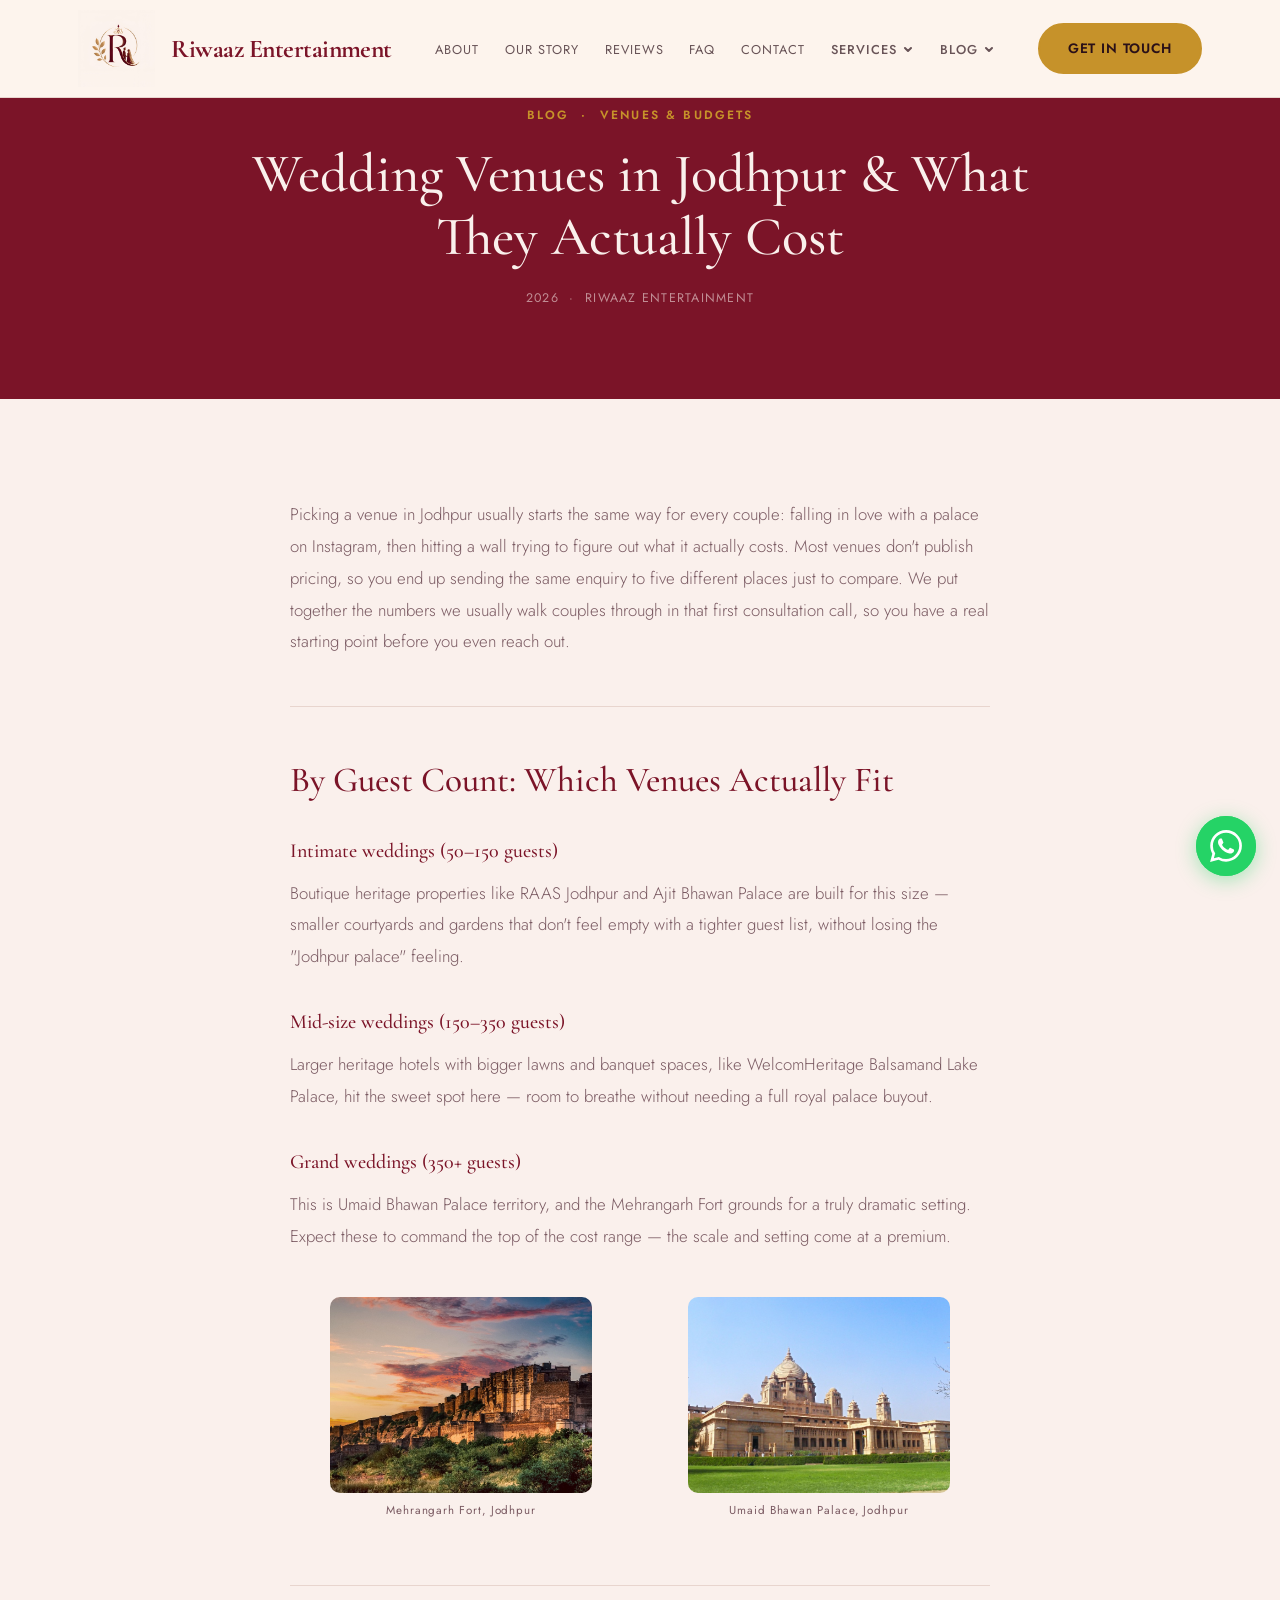
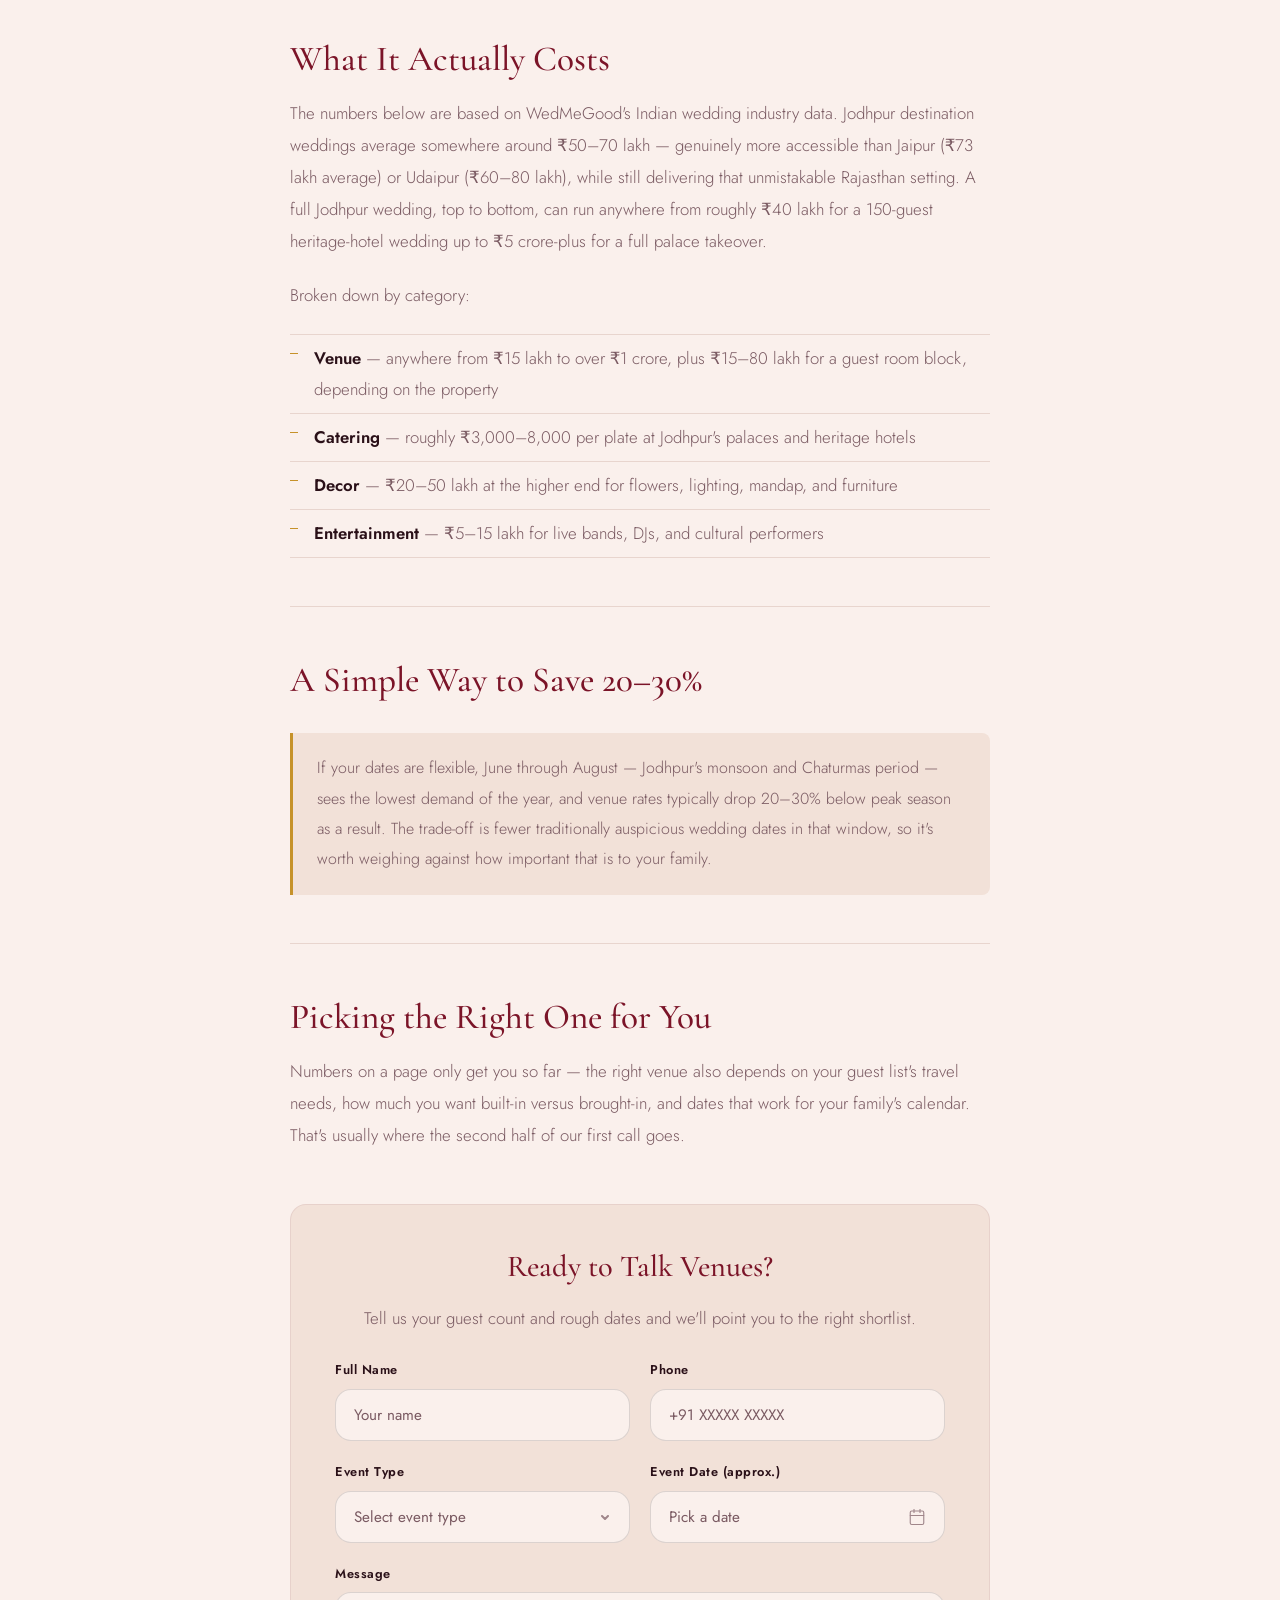
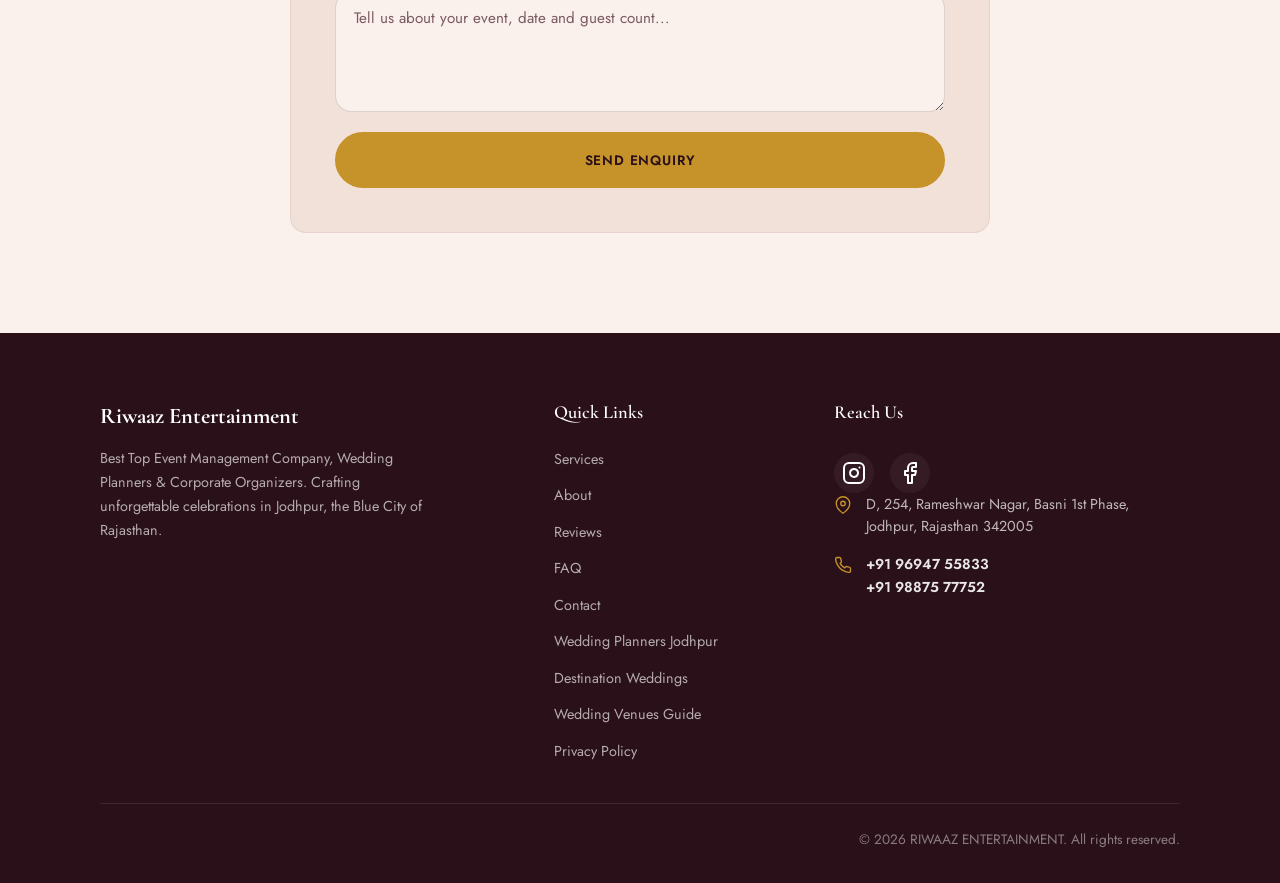
<file: wedding-venues-jodhpur-cost.html>
<!DOCTYPE html>
<html lang="en">
<head>
  <meta charset="UTF-8">
  <meta name="viewport" content="width=device-width, initial-scale=1.0">
  <title>Wedding Venues in Jodhpur &amp; What They Actually Cost (2026) | Riwaaz Entertainment</title>
  <meta name="description" content="Comparing wedding venues in Jodhpur? See real venue options by guest count and what each typically costs — venue, catering, decor, and more.">
  <link rel="canonical" href="https://www.riwaazentertainment.com/wedding-venues-jodhpur-cost.html">
  <link rel="icon" type="image/png" href="assets/logo-v3.jpg">

  <link rel="preconnect" href="https://fonts.googleapis.com">
  <link rel="preconnect" href="https://fonts.gstatic.com" crossorigin>
  <link href="https://fonts.googleapis.com/css2?family=Cormorant+Garamond:ital,wght@0,300;0,400;0,500;0,600;0,700;1,300;1,400;1,500&family=Jost:wght@300;400;500;600&display=swap" rel="stylesheet">

  <link rel="stylesheet" href="style.css">

  <style>
    /* ── Blog-specific overrides ── */
    .blog-hero {
      background: var(--deep-wine);
      padding: clamp(60px, 8vw, 100px) 0 clamp(48px, 6vw, 80px);
      text-align: center;
    }
    .blog-hero .eyebrow { color: var(--gold); }
    .blog-hero h1 {
      font-family: var(--font-display);
      font-size: clamp(2rem, 4.5vw, 3.4rem);
      font-weight: 500;
      color: var(--cream);
      line-height: 1.15;
      max-width: 820px;
      margin: 16px auto 0;
    }
    .blog-hero .meta {
      margin-top: 20px;
      font-family: var(--font-body);
      font-size: 0.78rem;
      letter-spacing: 0.1em;
      color: rgba(250,240,236,0.55);
      text-transform: uppercase;
    }

    /* ── Article layout ── */
    .blog-body {
      padding: clamp(56px, 8vw, 100px) 0;
      background: var(--cream);
    }
    .blog-wrap {
      max-width: 780px;
      margin: 0 auto;
      padding: 0 clamp(20px, 5vw, 40px);
    }

    /* ── Typography ── */
    .blog-body p {
      font-family: var(--font-body);
      font-size: 1.05rem;
      font-weight: 300;
      color: var(--text-muted);
      line-height: 1.9;
      margin: 0 0 22px;
    }
    .blog-body h2 {
      font-family: var(--font-display);
      font-size: clamp(1.6rem, 3vw, 2.2rem);
      font-weight: 500;
      color: var(--deep-wine);
      margin: 52px 0 18px;
      line-height: 1.2;
    }
    .blog-body h3 {
      font-family: var(--font-display);
      font-size: 1.25rem;
      font-weight: 500;
      color: var(--deep-wine);
      margin: 32px 0 10px;
    }
    .blog-body strong {
      font-weight: 600;
      color: var(--text-primary);
    }
    .blog-body ul {
      margin: 0 0 22px 0;
      padding: 0;
      list-style: none;
    }
    .blog-body ul li {
      font-family: var(--font-body);
      font-size: 1.05rem;
      font-weight: 300;
      color: var(--text-muted);
      line-height: 1.85;
      padding: 8px 0 8px 24px;
      position: relative;
      border-bottom: 1px solid var(--line);
    }
    .blog-body ul li:first-child { border-top: 1px solid var(--line); }
    .blog-body ul li::before {
      content: "";
      position: absolute;
      left: 0;
      top: 18px;
      width: 8px;
      height: 1px;
      background: var(--gold);
    }

    /* ── Section divider ── */
    .blog-divider {
      border: none;
      border-top: 1px solid var(--line);
      margin: 48px 0;
    }

    /* ── Highlight box ── */
    .tip-box {
      background: var(--soft-pink);
      border-left: 3px solid var(--gold);
      border-radius: 0 8px 8px 0;
      padding: 20px 24px;
      margin: 32px 0;
    }
    .tip-box p {
      margin: 0;
      font-size: 1rem;
    }

    /* ── Images ── */
    .venue-images {
      display: grid;
      grid-template-columns: 1fr 1fr;
      gap: 16px;
      margin: 28px 0 36px;
    }
    .venue-image-item { display: flex; flex-direction: column; gap: 8px; }
    .venue-image-item img {
      width: 100%;
      aspect-ratio: 4 / 3;
      object-fit: cover;
      border-radius: 10px;
      display: block;
    }
    .venue-image-item figcaption {
      font-family: var(--font-body);
      font-size: 0.72rem;
      letter-spacing: 0.08em;
      color: var(--text-muted);
      text-align: center;
    }
    @media (max-width: 560px) {
      .venue-images { grid-template-columns: 1fr; }
    }

    /* ── CTA ── */
    .blog-cta {
      background: var(--soft-pink);
      border-radius: 16px;
      padding: clamp(28px, 5vw, 44px);
      text-align: center;
      margin: 52px 0 0;
      border: 1px solid rgba(107, 29, 58, 0.08);
    }
    .blog-cta h2 {
      margin-top: 0;
      font-size: clamp(1.4rem, 3vw, 1.9rem);
    }
    .blog-cta p { margin-bottom: 24px; }
    .blog-cta .contact-form {
      text-align: left;
      margin-top: 24px;
    }
  </style>
</head>
<body>

<!-- ── Header / Nav ── -->
<header class="site-header">
  <nav class="nav">
    <a href="index.html" class="nav-brand" aria-label="Riwaaz Entertainment Home">
      <img src="assets/logo-v3.jpg" alt="Riwaaz Entertainment">
      <span class="nav-brand-text">Riwaaz Entertainment</span>
    </a>
    <ul class="nav-links">
      <li><a href="index.html#about">About</a></li>
      <li><a href="index.html#stats">Our Story</a></li>
      <li><a href="index.html#testimonials">Reviews</a></li>
      <li><a href="index.html#faq">FAQ</a></li>
      <li><a href="index.html#contact">Contact</a></li>
      <li class="nav-dropdown">
        <button class="nav-dropdown-trigger" aria-expanded="false" aria-haspopup="true">
          Services
          <svg width="12" height="12" viewBox="0 0 12 12" fill="none" stroke="currentColor" stroke-width="2" stroke-linecap="round" stroke-linejoin="round"><path d="M3 5l3 3 3-3"/></svg>
        </button>
        <div class="nav-dropdown-menu" role="menu">
          <a href="wedding-planners-jodhpur.html" role="menuitem">Wedding Planners in Jodhpur</a>
          <a href="destination-wedding-planner-rajasthan.html" role="menuitem">Destination Weddings in Rajasthan</a>
        </div>
      </li>
      <li class="nav-dropdown">
        <button class="nav-dropdown-trigger" aria-expanded="false" aria-haspopup="true">
          Blog
          <svg width="12" height="12" viewBox="0 0 12 12" fill="none" stroke="currentColor" stroke-width="2" stroke-linecap="round" stroke-linejoin="round"><path d="M3 5l3 3 3-3"/></svg>
        </button>
        <div class="nav-dropdown-menu" role="menu">
          <a href="wedding-venues-jodhpur-cost.html" class="active" role="menuitem">Wedding Venues in Jodhpur &amp; What They Cost</a>
        </div>
      </li>
    </ul>
    <a href="index.html#contact" class="btn btn-primary nav-cta">Get In Touch</a>
    <button class="nav-toggle" aria-label="Open menu" aria-expanded="false" id="navToggle">&#9776;</button>
  </nav>
  <div class="mobile-menu" id="mobileMenu">
    <a href="index.html#about">About</a>
    <a href="index.html#stats">Our Story</a>
    <a href="index.html#testimonials">Reviews</a>
    <a href="index.html#faq">FAQ</a>
    <a href="index.html#contact">Contact</a>
    <button class="mobile-dropdown-toggle" id="mobileDropdownToggle" aria-expanded="false">
      Services
      <svg width="14" height="14" viewBox="0 0 12 12" fill="none" stroke="currentColor" stroke-width="2" stroke-linecap="round" stroke-linejoin="round"><path d="M3 5l3 3 3-3"/></svg>
    </button>
    <div class="mobile-dropdown-links" id="mobileDropdownLinks">
      <a href="wedding-planners-jodhpur.html">Wedding Planners in Jodhpur</a>
      <a href="destination-wedding-planner-rajasthan.html">Destination Weddings in Rajasthan</a>
    </div>
    <button class="mobile-dropdown-toggle" id="mobileDropdownToggle2" aria-expanded="false">
      Blog
      <svg width="14" height="14" viewBox="0 0 12 12" fill="none" stroke="currentColor" stroke-width="2" stroke-linecap="round" stroke-linejoin="round"><path d="M3 5l3 3 3-3"/></svg>
    </button>
    <div class="mobile-dropdown-links" id="mobileDropdownLinks2">
      <a href="wedding-venues-jodhpur-cost.html">Wedding Venues in Jodhpur &amp; What They Cost</a>
    </div>
  </div>
</header>

<!-- ── Blog Hero ── -->
<section class="blog-hero">
  <div class="wrap">
    <span class="eyebrow">Blog &nbsp;·&nbsp; Venues &amp; Budgets</span>
    <h1>Wedding Venues in Jodhpur &amp; What They Actually Cost</h1>
    <p class="meta">2026 &nbsp;·&nbsp; Riwaaz Entertainment</p>
  </div>
</section>

<!-- ── Article Body ── -->
<article class="blog-body">
  <div class="blog-wrap">

    <p>Picking a venue in Jodhpur usually starts the same way for every couple: falling in love with a palace on Instagram, then hitting a wall trying to figure out what it actually costs. Most venues don't publish pricing, so you end up sending the same enquiry to five different places just to compare. We put together the numbers we usually walk couples through in that first consultation call, so you have a real starting point before you even reach out.</p>

    <hr class="blog-divider">

    <h2>By Guest Count: Which Venues Actually Fit</h2>

    <h3>Intimate weddings (50–150 guests)</h3>
    <p>Boutique heritage properties like RAAS Jodhpur and Ajit Bhawan Palace are built for this size — smaller courtyards and gardens that don't feel empty with a tighter guest list, without losing the "Jodhpur palace" feeling.</p>

    <h3>Mid-size weddings (150–350 guests)</h3>
    <p>Larger heritage hotels with bigger lawns and banquet spaces, like WelcomHeritage Balsamand Lake Palace, hit the sweet spot here — room to breathe without needing a full royal palace buyout.</p>

    <h3>Grand weddings (350+ guests)</h3>
    <p>This is Umaid Bhawan Palace territory, and the Mehrangarh Fort grounds for a truly dramatic setting. Expect these to command the top of the cost range — the scale and setting come at a premium.</p>

    <div class="venue-images">
      <figure class="venue-image-item">
        <img src="assets/mehrangarh-fort.jpg" alt="Mehrangarh Fort, Jodhpur" loading="lazy">
        <figcaption>Mehrangarh Fort, Jodhpur</figcaption>
      </figure>
      <figure class="venue-image-item">
        <img src="assets/umaid-bhawan-palace.jpg" alt="Umaid Bhawan Palace, Jodhpur" loading="lazy">
        <figcaption>Umaid Bhawan Palace, Jodhpur</figcaption>
      </figure>
    </div>

    <hr class="blog-divider">

    <h2>What It Actually Costs</h2>

    <p>The numbers below are based on WedMeGood's Indian wedding industry data. Jodhpur destination weddings average somewhere around ₹50–70 lakh — genuinely more accessible than Jaipur (₹73 lakh average) or Udaipur (₹60–80 lakh), while still delivering that unmistakable Rajasthan setting. A full Jodhpur wedding, top to bottom, can run anywhere from roughly ₹40 lakh for a 150-guest heritage-hotel wedding up to ₹5 crore-plus for a full palace takeover.</p>

    <p>Broken down by category:</p>

    <ul>
      <li><strong>Venue</strong> — anywhere from ₹15 lakh to over ₹1 crore, plus ₹15–80 lakh for a guest room block, depending on the property</li>
      <li><strong>Catering</strong> — roughly ₹3,000–8,000 per plate at Jodhpur's palaces and heritage hotels</li>
      <li><strong>Decor</strong> — ₹20–50 lakh at the higher end for flowers, lighting, mandap, and furniture</li>
      <li><strong>Entertainment</strong> — ₹5–15 lakh for live bands, DJs, and cultural performers</li>
    </ul>

    <hr class="blog-divider">

    <h2>A Simple Way to Save 20–30%</h2>

    <div class="tip-box">
      <p>If your dates are flexible, June through August — Jodhpur's monsoon and Chaturmas period — sees the lowest demand of the year, and venue rates typically drop 20–30% below peak season as a result. The trade-off is fewer traditionally auspicious wedding dates in that window, so it's worth weighing against how important that is to your family.</p>
    </div>

    <hr class="blog-divider">

    <h2>Picking the Right One for You</h2>

    <p>Numbers on a page only get you so far — the right venue also depends on your guest list's travel needs, how much you want built-in versus brought-in, and dates that work for your family's calendar. That's usually where the second half of our first call goes.</p>

    <!-- ── CTA ── -->
    <div class="blog-cta">
      <h2>Ready to Talk Venues?</h2>
      <p>Tell us your guest count and rough dates and we'll point you to the right shortlist.</p>

      <form class="contact-form" id="enquiryForm">
        <div class="form-row">
          <div class="form-group">
            <label for="formName">Full Name</label>
            <input type="text" id="formName" class="form-input" placeholder="Your name" required>
          </div>
          <div class="form-group">
            <label for="formPhone">Phone</label>
            <input type="tel" id="formPhone" class="form-input" placeholder="+91 XXXXX XXXXX" required>
          </div>
        </div>
        <div class="form-row">
          <div class="form-group">
            <label>Event Type</label>
            <div class="custom-select" id="customSelect">
              <button type="button" class="custom-select-trigger" id="selectTrigger">
                <span class="custom-select-value" id="selectValue">Select event type</span>
                <svg class="custom-select-arrow" width="12" height="12" viewBox="0 0 12 12" fill="none" stroke="currentColor" stroke-width="2" stroke-linecap="round" stroke-linejoin="round"><path d="M3 5l3 3 3-3"/></svg>
              </button>
              <div class="custom-select-dropdown" id="selectDropdown">
                <div class="custom-select-option" data-value="Wedding">Wedding</div>
                <div class="custom-select-option" data-value="Destination Wedding">Destination Wedding</div>
                <div class="custom-select-option" data-value="Engagement">Engagement / Pre-Wedding</div>
                <div class="custom-select-option" data-value="Corporate">Corporate Event</div>
                <div class="custom-select-option" data-value="Birthday">Birthday / Anniversary</div>
                <div class="custom-select-option" data-value="Other">Other Celebration</div>
              </div>
              <input type="hidden" id="formEvent" name="eventType" required>
            </div>
          </div>
          <div class="form-group">
            <label>Event Date (approx.)</label>
            <div class="custom-datepicker" id="customDatepicker">
              <button type="button" class="custom-date-trigger" id="dateTrigger">
                <span class="custom-date-value" id="dateValue">Pick a date</span>
                <svg class="custom-date-icon" width="18" height="18" viewBox="0 0 24 24" fill="none" stroke="currentColor" stroke-width="1.5" stroke-linecap="round" stroke-linejoin="round"><rect x="3" y="4" width="18" height="18" rx="2" ry="2"/><line x1="16" y1="2" x2="16" y2="6"/><line x1="8" y1="2" x2="8" y2="6"/><line x1="3" y1="10" x2="21" y2="10"/></svg>
              </button>
              <div class="custom-calendar" id="calendarDropdown">
                <div class="calendar-header">
                  <button type="button" class="calendar-nav" id="calPrev">
                    <svg width="14" height="14" viewBox="0 0 24 24" fill="none" stroke="currentColor" stroke-width="2.5" stroke-linecap="round" stroke-linejoin="round"><path d="M15 18l-6-6 6-6"/></svg>
                  </button>
                  <span class="calendar-month-year" id="calMonthYear"></span>
                  <button type="button" class="calendar-nav" id="calNext">
                    <svg width="14" height="14" viewBox="0 0 24 24" fill="none" stroke="currentColor" stroke-width="2.5" stroke-linecap="round" stroke-linejoin="round"><path d="M9 18l6-6-6-6"/></svg>
                  </button>
                </div>
                <div class="calendar-weekdays">
                  <span>Mo</span><span>Tu</span><span>We</span><span>Th</span><span>Fr</span><span>Sa</span><span>Su</span>
                </div>
                <div class="calendar-days" id="calDays"></div>
                <div class="calendar-footer">
                  <button type="button" class="calendar-clear" id="calClear">Clear</button>
                  <button type="button" class="calendar-today" id="calToday">Today</button>
                </div>
              </div>
              <input type="hidden" id="formDate" name="eventDate">
            </div>
          </div>
        </div>
        <div class="form-group">
          <label for="formMessage">Message</label>
          <textarea id="formMessage" class="form-textarea" placeholder="Tell us about your event, date and guest count..." rows="4"></textarea>
        </div>
        <button type="submit" class="btn btn-primary form-submit">Send Enquiry</button>
      </form>
    </div>

  </div>
</article>

<!-- ── Footer ── -->
<footer class="site-footer">
  <div class="wrap">
    <div class="footer-grid">
      <div class="footer-col footer-col-brand">
        <span class="footer-brand">Riwaaz Entertainment</span>
        <p class="footer-desc">
          Best Top Event Management Company, Wedding Planners &amp; Corporate Organizers. Crafting unforgettable celebrations in Jodhpur, the Blue City of Rajasthan.
        </p>
      </div>

      <div class="footer-col footer-col-links">
        <span class="footer-heading">Quick Links</span>
        <ul class="footer-nav-list">
          <li><a href="index.html#services">Services</a></li>
          <li><a href="index.html#about">About</a></li>
          <li><a href="index.html#testimonials">Reviews</a></li>
          <li><a href="index.html#faq">FAQ</a></li>
          <li><a href="index.html#contact">Contact</a></li>
          <li><a href="wedding-planners-jodhpur.html">Wedding Planners Jodhpur</a></li>
          <li><a href="destination-wedding-planner-rajasthan.html">Destination Weddings</a></li>
          <li><a href="wedding-venues-jodhpur-cost.html">Wedding Venues Guide</a></li>
          <li><a href="privacy.html">Privacy Policy</a></li>
        </ul>
      </div>

      <div class="footer-col footer-col-reach">
        <span class="footer-heading">Reach Us</span>
        <div class="footer-socials">
          <a href="https://www.instagram.com/riwaaz_entertainment/" target="_blank" rel="noopener noreferrer" aria-label="Instagram">
            <svg width="24" height="24" viewBox="0 0 24 24" fill="none" stroke="currentColor" stroke-width="2" stroke-linecap="round" stroke-linejoin="round"><rect x="2" y="2" width="20" height="20" rx="5" ry="5"/><path d="M16 11.37A4 4 0 1 1 12.63 8 4 4 0 0 1 16 11.37z"/><line x1="17.5" y1="6.5" x2="17.51" y2="6.5"/></svg>
          </a>
          <a href="https://www.facebook.com/profile.php?id=100063678950326" target="_blank" rel="noopener noreferrer" aria-label="Facebook">
            <svg width="24" height="24" viewBox="0 0 24 24" fill="none" stroke="currentColor" stroke-width="2" stroke-linecap="round" stroke-linejoin="round"><path d="M18 2h-3a5 5 0 0 0-5 5v3H7v4h3v8h4v-8h3l1-4h-4V7a1 1 0 0 1 1-1h3z"/></svg>
          </a>
        </div>
        <div class="reach-item">
          <svg class="reach-icon" width="18" height="18" viewBox="0 0 24 24" fill="none" stroke="currentColor" stroke-width="1.8" stroke-linecap="round" stroke-linejoin="round"><path d="M21 10c0 7-9 13-9 13s-9-6-9-13a9 9 0 0 1 18 0z"/><circle cx="12" cy="10" r="3"/></svg>
          <span>D, 254, Rameshwar Nagar, Basni 1st Phase, Jodhpur, Rajasthan 342005</span>
        </div>
        <div class="reach-item">
          <svg class="reach-icon" width="18" height="18" viewBox="0 0 24 24" fill="none" stroke="currentColor" stroke-width="1.8" stroke-linecap="round" stroke-linejoin="round"><path d="M22 16.92v3a2 2 0 0 1-2.18 2 19.79 19.79 0 0 1-8.63-3.07 19.5 19.5 0 0 1-6-6 19.79 19.79 0 0 1-3.07-8.67A2 2 0 0 1 4.11 2h3a2 2 0 0 1 2 1.72 12.84 12.84 0 0 0 .7 2.81 2 2 0 0 1-.45 2.11L8.09 9.91a16 16 0 0 0 6 6l1.27-1.27a2 2 0 0 1 2.11-.45 12.84 12.84 0 0 0 2.81.7A2 2 0 0 1 22 16.92z"/></svg>
          <div>
            <a href="tel:+919694755833">+91 96947 55833</a><br>
            <a href="tel:+919887577752">+91 98875 77752</a>
          </div>
        </div>
      </div>
    </div>

    <div class="footer-bottom">
      <p>&copy; <span id="year"></span> RIWAAZ ENTERTAINMENT. All rights reserved.</p>
    </div>
  </div>
</footer>

<script src="script.js"></script>

<script>
  // Second mobile dropdown (Blog)
  const toggle2 = document.getElementById('mobileDropdownToggle2');
  const links2  = document.getElementById('mobileDropdownLinks2');
  if (toggle2 && links2) {
    toggle2.addEventListener('click', () => {
      const isOpen = links2.classList.toggle('open');
      toggle2.setAttribute('aria-expanded', isOpen);
    });
  }
</script>

<!-- Sticky WhatsApp Button -->
<a href="https://wa.me/919887577752" class="sticky-whatsapp" target="_blank" rel="noopener" aria-label="Chat on WhatsApp">
  <svg viewBox="0 0 24 24" fill="currentColor"><path d="M17.472 14.382c-.297-.149-1.758-.867-2.03-.967-.273-.099-.471-.148-.67.15-.197.297-.767.966-.94 1.164-.173.199-.347.223-.644.075-.297-.15-1.255-.463-2.39-1.475-.883-.788-1.48-1.761-1.653-2.059-.173-.297-.018-.458.13-.606.134-.133.298-.347.446-.52.149-.174.198-.298.298-.497.099-.198.05-.371-.025-.52-.075-.149-.669-1.612-.916-2.207-.242-.579-.487-.5-.669-.51a12.8 12.8 0 0 0-.57-.01c-.198 0-.52.074-.792.372-.272.297-1.04 1.016-1.04 2.479 0 1.462 1.065 2.875 1.213 3.074.149.198 2.096 3.2 5.077 4.487.709.306 1.262.489 1.694.625.712.227 1.36.195 1.871.118.571-.085 1.758-.719 2.006-1.413.248-.694.248-1.289.173-1.413-.074-.124-.272-.198-.57-.347m-5.421 7.403h-.004a9.87 9.87 0 0 1-5.031-1.378l-.361-.214-3.741.982.998-3.648-.235-.374a9.86 9.86 0 0 1-1.51-5.26c.001-5.45 4.436-9.884 9.888-9.884 2.64 0 5.122 1.03 6.988 2.898a9.825 9.825 0 0 1 2.893 6.994c-.003 5.45-4.437 9.884-9.885 9.884m8.413-18.297A11.815 11.815 0 0 0 12.05 0C5.495 0 .16 5.335.157 11.892c0 2.096.547 4.142 1.588 5.945L.057 24l6.305-1.654a11.882 11.882 0 0 0 5.683 1.448h.005c6.554 0 11.89-5.335 11.893-11.893a11.821 11.821 0 0 0-3.48-8.413Z"/></svg>
</a>
</body>
</html>
</file>
<file: style.css>
/* ==========================================================================
   Design Tokens
   ========================================================================== */
:root {
  --deep-wine: #7B1428;          /* crimson — matched from logo "R"       */
  --wine-light: #9B2438;         /* lighter crimson for hover states      */
  --marigold: #C6922A;           /* antique gold — matched from logo ring */
  --marigold-soft: #F0DEB8;      /* pale gold tint                        */
  --hot-pink: #C05070;           /* muted rose (kept for legacy)          */
  --cream: #FAF0EC;              /* blush — logo background colour        */
  --ivory: #FFFFFF;
  --charcoal: #2A1018;           /* warm near-black                       */
  --deep-teal: #1B6B5F;
  --gold: #C6922A;               /* antique gold                          */
  --gold-soft: #E8D5BE;          /* soft gold tint                        */
  --soft-pink: #F2E1D8;          /* deeper blush for section contrast     */
  --text-primary: #2A1018;       /* warm near-black                       */
  --text-muted: #7A5A62;         /* warm muted mauve                      */
  --line: #E8D5CE;               /* soft warm divider                     */
  --shadow-sm: 0 2px 8px rgba(123, 20, 40, 0.06);
  --shadow-md: 0 8px 30px rgba(123, 20, 40, 0.10);
  --shadow-lg: 0 20px 60px rgba(123, 20, 40, 0.15);
  --radius: 12px;
  --radius-lg: 20px;

  --font-display: 'Cormorant Garamond', Georgia, serif;
  --font-body:    'Jost', system-ui, sans-serif;
  --font-accent:  'Cormorant Garamond', Georgia, serif;
}

/* ==========================================================================
   1. Reset & Base
   ========================================================================== */
*, *::before, *::after {
  box-sizing: border-box;
}

html {
  scroll-behavior: smooth;
}

body {
  margin: 0;
  padding: 0;
  background-color: var(--cream);
  font-family: var(--font-body);
  color: var(--text-primary);
  font-size: 16px;
  line-height: 1.7;
  -webkit-font-smoothing: antialiased;
  -moz-osx-font-smoothing: grayscale;
}

h1, h2, h3, h4, h5, h6 {
  font-family: var(--font-display);
  color: var(--deep-wine);
  font-weight: 500;
  margin-top: 0;
  margin-bottom: 0;
}

h1 {
  font-size: clamp(2.8rem, 6vw, 4.8rem);
}

h2 {
  font-size: clamp(2rem, 4vw, 3.2rem);
}

h3 {
  font-size: 1.4rem;
}

a {
  color: inherit;
  text-decoration: none;
}

.wrap {
  max-width: 1200px;
  margin: 0 auto;
  padding: 0 clamp(20px, 5vw, 60px);
}

.eyebrow {
  text-transform: uppercase;
  letter-spacing: 0.18em;
  font-size: 0.75rem;
  color: var(--marigold);
  font-weight: 600;
  font-family: var(--font-body);
}

.section-title {
  margin-bottom: 20px;
}

section {
  padding: clamp(80px, 10vw, 140px) 0;
}

/* ==========================================================================
   2. Buttons
   ========================================================================== */
.btn {
  display: inline-flex;
  align-items: center;
  justify-content: center;
  gap: 8px;
  padding: 16px 36px;
  border-radius: 50px;
  font-family: var(--font-body);
  font-size: 0.85rem;
  font-weight: 600;
  letter-spacing: 0.06em;
  text-transform: uppercase;
  text-decoration: none;
  border: 2px solid transparent;
  cursor: pointer;
  transition: all 0.35s cubic-bezier(0.4, 0, 0.2, 1);
}

.btn-primary {
  background-color: var(--marigold);
  color: var(--charcoal);
  border-color: var(--marigold);
}

.btn-primary:hover {
  background-color: var(--deep-wine);
  color: var(--ivory);
  border-color: var(--deep-wine);
  transform: translateY(-3px);
  box-shadow: 0 10px 30px rgba(107, 29, 58, 0.3);
}

.btn-ghost {
  background-color: transparent;
  color: var(--deep-wine);
  border-color: var(--deep-wine);
}

.btn-ghost:hover {
  background-color: var(--deep-wine);
  color: var(--ivory);
  transform: translateY(-3px);
}

.btn-ghost-light {
  background-color: transparent;
  color: var(--ivory);
  border-color: rgba(255, 255, 255, 0.5);
}

.btn-ghost-light:hover {
  background-color: var(--ivory);
  color: var(--deep-wine);
}

.btn-whatsapp {
  background-color: #25D366;
  color: #FFFFFF;
  border-color: #25D366;
}

.btn-whatsapp:hover {
  background-color: #128C7E;
  color: #FFFFFF;
  border-color: #128C7E;
  transform: translateY(-3px);
  box-shadow: 0 10px 30px rgba(37, 211, 102, 0.4);
}

/* ==========================================================================
   3. Header / Nav
   ========================================================================== */
.site-header {
  position: fixed;
  top: 0;
  left: 0;
  right: 0;
  z-index: 100;
  background-color: #FDF4ED;
  border-bottom: 1px solid var(--line);
  transition: background-color 0.3s, box-shadow 0.3s;
}

.site-header.scrolled {
  background-color: #FDF4ED;
  box-shadow: var(--shadow-sm);
}

.nav {
  display: flex;
  align-items: center;
  justify-content: space-between;
  padding: 10px clamp(15px, 3vw, 40px);
  max-width: 1200px;
  margin: 0 auto;
  gap: 20px;
}

.nav-brand {
  display: inline-flex;
  align-items: center;
  gap: 16px;
  text-decoration: none;
  transition: transform 0.3s cubic-bezier(0.4, 0, 0.2, 1);
  flex-shrink: 0;
}

.nav-brand:hover {
  transform: scale(1.02);
}

.nav-brand img {
  height: clamp(55px, 6vw, 80px);
  width: auto;
  max-width: 250px;
  object-fit: contain;
  display: block;
}

.nav-brand-text {
  font-family: var(--font-display);
  font-size: clamp(1.2rem, 2vw, 1.6rem);
  color: var(--deep-wine);
  font-weight: 700;
  letter-spacing: -0.02em;
  white-space: nowrap;
}

@media (max-width: 600px) {
  .nav-brand-text {
    display: none;
  }
}

.nav-links {
  display: none;
  gap: clamp(12px, 2vw, 28px);
  list-style: none;
  margin: 0;
  padding: 0;
}

@media (min-width: 1024px) {
  .nav-links {
    display: flex;
  }
}

.nav-links a {
  font-size: 0.8rem;
  letter-spacing: 0.08em;
  text-transform: uppercase;
  color: var(--text-primary);
  opacity: 0.7;
  transition: all 0.3s;
  text-decoration: none;
  position: relative;
  white-space: nowrap;
}

.nav-links a::after {
  content: "";
  position: absolute;
  bottom: -4px;
  left: 0;
  width: 0;
  height: 2px;
  background-color: var(--marigold);
  transition: width 0.3s;
}

.nav-links a:hover,
.nav-links a.active {
  opacity: 1;
}

.nav-links a:hover::after,
.nav-links a.active::after {
  width: 100%;
}

/* ── Dropdown nav item ── */
.nav-dropdown {
  position: relative;
  list-style: none;
}

.nav-dropdown-trigger {
  display: inline-flex;
  align-items: center;
  gap: 5px;
  font-size: 0.8rem;
  letter-spacing: 0.08em;
  text-transform: uppercase;
  color: var(--text-primary);
  opacity: 0.7;
  transition: all 0.3s;
  text-decoration: none;
  white-space: nowrap;
  cursor: pointer;
  background: none;
  border: none;
  padding: 0;
  font-family: inherit;
  font-weight: 500;
}

.nav-dropdown-trigger:hover {
  opacity: 1;
}

.nav-dropdown-trigger svg {
  transition: transform 0.25s;
  flex-shrink: 0;
}

.nav-dropdown:hover .nav-dropdown-trigger svg,
.nav-dropdown.open .nav-dropdown-trigger svg {
  transform: rotate(180deg);
}

.nav-dropdown-menu {
  position: absolute;
  top: calc(100% + 16px);
  left: 50%;
  transform: translateX(-50%);
  background: #fff;
  border: 1px solid var(--line);
  border-radius: 12px;
  box-shadow: 0 12px 32px rgba(0,0,0,0.10);
  padding: 8px 0;
  min-width: 240px;
  opacity: 0;
  visibility: hidden;
  transform: translateX(-50%) translateY(-6px);
  transition: opacity 0.2s, transform 0.2s, visibility 0.2s;
  z-index: 200;
}

.nav-dropdown:hover .nav-dropdown-menu,
.nav-dropdown.open .nav-dropdown-menu {
  opacity: 1;
  visibility: visible;
  transform: translateX(-50%) translateY(0);
}

.nav-dropdown-menu a {
  display: block;
  padding: 11px 20px;
  font-size: 0.85rem;
  color: var(--text-primary);
  text-decoration: none;
  text-transform: none;
  letter-spacing: 0;
  opacity: 1;
  border-radius: 0;
  transition: background 0.2s, color 0.2s;
  white-space: nowrap;
}

.nav-dropdown-menu a::after { display: none; }

.nav-dropdown-menu a:hover {
  background: var(--cream);
  color: var(--deep-wine);
}

/* Mobile dropdown */
.mobile-dropdown-toggle {
  display: flex;
  align-items: center;
  justify-content: space-between;
  padding: 18px clamp(20px, 5vw, 60px);
  text-decoration: none;
  color: var(--text-primary);
  border-bottom: 1px solid var(--line);
  font-size: 0.9rem;
  text-transform: uppercase;
  letter-spacing: 0.06em;
  cursor: pointer;
  background: none;
  border-left: none;
  border-right: none;
  border-top: none;
  width: 100%;
  font-family: inherit;
  font-weight: inherit;
}

.mobile-dropdown-toggle svg {
  transition: transform 0.25s;
}

.mobile-dropdown-toggle.open svg {
  transform: rotate(180deg);
}

.mobile-dropdown-links {
  display: none;
  flex-direction: column;
  background: var(--soft-pink);
}

.mobile-dropdown-links.open {
  display: flex;
}

.mobile-dropdown-links a {
  padding: 14px clamp(32px, 8vw, 80px);
  font-size: 0.85rem;
  text-transform: none;
  letter-spacing: 0;
  border-bottom: 1px solid var(--line);
}

.nav-cta {
  display: none;
  padding: 12px 28px;
  flex-shrink: 0;
}

@media (min-width: 1024px) {
  .nav-cta {
    display: inline-flex;
  }
}

.nav-toggle {
  display: block;
  background: none;
  border: none;
  cursor: pointer;
  padding: 10px;
  z-index: 200;
}

@media (min-width: 1024px) {
  .nav-toggle {
    display: none;
  }
}

.mobile-menu {
  display: none;
  flex-direction: column;
  background-color: var(--cream);
  border-top: 1px solid var(--line);
}

.mobile-menu.open {
  display: flex;
}

.mobile-menu a {
  padding: 18px clamp(20px, 5vw, 60px);
  text-decoration: none;
  color: var(--text-primary);
  border-bottom: 1px solid var(--line);
  font-size: 0.9rem;
  text-transform: uppercase;
  letter-spacing: 0.06em;
  transition: background-color 0.2s;
}

.mobile-menu a:hover {
  background-color: var(--soft-pink);
}

/* ==========================================================================
   4. Hero
   ========================================================================== */
.hero {
  position: relative;
  min-height: 100vh;
  display: flex;
  align-items: center;
  justify-content: center;
  overflow: hidden;
  background-color: var(--deep-wine);
  text-align: center;
  padding-top: 80px;
}

.hero::before {
  content: "";
  position: absolute;
  inset: 0;
  background: linear-gradient(135deg, #6B1D3A 0%, #4A1228 40%, #2D0A18 100%);
  z-index: 0;
}

.hero-particles {
  position: absolute;
  inset: 0;
  z-index: 1;
  overflow: hidden;
  pointer-events: none;
}

.particle {
  position: absolute;
  border-radius: 50%;
  pointer-events: none;
}

/* Particle variations */
.particle:nth-child(1) { width: 8px; height: 8px; background: rgba(245, 166, 35, 0.6); left: 10%; animation: float-up 12s linear infinite; animation-delay: 0s; }
.particle:nth-child(2) { width: 12px; height: 12px; background: rgba(232, 68, 122, 0.4); left: 20%; animation: float-up-left 15s linear infinite; animation-delay: 2s; }
.particle:nth-child(3) { width: 6px; height: 6px; background: rgba(231, 210, 160, 0.5); left: 30%; animation: float-up 10s linear infinite; animation-delay: 1s; }
.particle:nth-child(4) { width: 10px; height: 10px; background: rgba(245, 166, 35, 0.6); left: 40%; animation: float-up-right 18s linear infinite; animation-delay: 4s; }
.particle:nth-child(5) { width: 4px; height: 4px; background: rgba(232, 68, 122, 0.4); left: 50%; animation: float-up 11s linear infinite; animation-delay: 0.5s; }
.particle:nth-child(6) { width: 9px; height: 9px; background: rgba(231, 210, 160, 0.5); left: 60%; animation: float-up-left 16s linear infinite; animation-delay: 3s; }
.particle:nth-child(7) { width: 11px; height: 11px; background: rgba(245, 166, 35, 0.6); left: 70%; animation: float-up 14s linear infinite; animation-delay: 2.5s; }
.particle:nth-child(8) { width: 5px; height: 5px; background: rgba(232, 68, 122, 0.4); left: 80%; animation: float-up-right 13s linear infinite; animation-delay: 1.5s; }
.particle:nth-child(9) { width: 7px; height: 7px; background: rgba(231, 210, 160, 0.5); left: 90%; animation: float-up 17s linear infinite; animation-delay: 5s; }
.particle:nth-child(10) { width: 12px; height: 12px; background: rgba(245, 166, 35, 0.6); left: 15%; animation: float-up-left 20s linear infinite; animation-delay: 6s; }
.particle:nth-child(11) { width: 6px; height: 6px; background: rgba(232, 68, 122, 0.4); left: 25%; animation: float-up 9s linear infinite; animation-delay: 0.2s; }
.particle:nth-child(12) { width: 10px; height: 10px; background: rgba(231, 210, 160, 0.5); left: 35%; animation: float-up-right 14s linear infinite; animation-delay: 3.5s; }
.particle:nth-child(13) { width: 8px; height: 8px; background: rgba(245, 166, 35, 0.6); left: 45%; animation: float-up 11s linear infinite; animation-delay: 1.2s; }
.particle:nth-child(14) { width: 5px; height: 5px; background: rgba(232, 68, 122, 0.4); left: 55%; animation: float-up-left 19s linear infinite; animation-delay: 4.5s; }
.particle:nth-child(15) { width: 11px; height: 11px; background: rgba(231, 210, 160, 0.5); left: 65%; animation: float-up 12s linear infinite; animation-delay: 2.2s; }
.particle:nth-child(16) { width: 7px; height: 7px; background: rgba(245, 166, 35, 0.6); left: 75%; animation: float-up-right 16s linear infinite; animation-delay: 5.5s; }
.particle:nth-child(17) { width: 9px; height: 9px; background: rgba(232, 68, 122, 0.4); left: 85%; animation: float-up 10s linear infinite; animation-delay: 0.8s; }
.particle:nth-child(18) { width: 4px; height: 4px; background: rgba(231, 210, 160, 0.5); left: 95%; animation: float-up-left 15s linear infinite; animation-delay: 3.8s; }
.particle:nth-child(19) { width: 10px; height: 10px; background: rgba(245, 166, 35, 0.6); left: 5%; animation: float-up 18s linear infinite; animation-delay: 7s; }
.particle:nth-child(20) { width: 6px; height: 6px; background: rgba(232, 68, 122, 0.4); left: 50%; animation: float-up-right 13s linear infinite; animation-delay: 2.8s; }

@keyframes float-up {
  0% { transform: translateY(100vh) translateX(0); opacity: 0; }
  10% { opacity: 1; }
  90% { opacity: 1; }
  100% { transform: translateY(-100px) translateX(30px); opacity: 0; }
}

@keyframes float-up-left {
  0% { transform: translateY(100vh) translateX(0); opacity: 0; }
  10% { opacity: 1; }
  90% { opacity: 1; }
  100% { transform: translateY(-100px) translateX(-30px); opacity: 0; }
}

@keyframes float-up-right {
  0% { transform: translateY(100vh) translateX(0); opacity: 0; }
  10% { opacity: 1; }
  90% { opacity: 1; }
  100% { transform: translateY(-100px) translateX(50px); opacity: 0; }
}

.hero-content {
  position: relative;
  z-index: 2;
  max-width: 800px;
  padding: 0 20px;
}

.hero .eyebrow {
  color: var(--marigold-soft);
  margin-bottom: 24px;
  display: block;
}

.hero-title {
  color: var(--ivory);
  font-size: clamp(2.8rem, 7vw, 5rem);
  line-height: 1.05;
  margin-bottom: 24px;
}

.hero-title em {
  color: var(--marigold);
  font-family: var(--font-accent);
  font-style: normal;
}

.hero-subtitle {
  color: rgba(255, 255, 255, 0.8);
  font-size: clamp(1rem, 2vw, 1.2rem);
  max-width: 550px;
  margin: 0 auto 40px;
  line-height: 1.7;
}

.hero-ctas {
  display: flex;
  gap: 16px;
  justify-content: center;
  flex-wrap: wrap;
}

.hero-scroll {
  position: absolute;
  bottom: 40px;
  left: 50%;
  transform: translateX(-50%);
  z-index: 2;
  color: rgba(255, 255, 255, 0.6);
  animation: bounce 2s infinite;
}

@keyframes bounce {
  0%, 100% { transform: translateX(-50%) translateY(0); }
  50% { transform: translateX(-50%) translateY(10px); }
}

/* ==========================================================================
   5. Trust Strip
   ========================================================================== */
.trust-strip {
  background-color: var(--charcoal);
  overflow: hidden;
  padding: 18px 0;
  white-space: nowrap;
}

.trust-track {
  display: inline-block;
  animation: scroll-left 25s linear infinite;
  font-family: var(--font-body);
  font-size: 0.85rem;
  letter-spacing: 0.12em;
  text-transform: uppercase;
  color: var(--gold-soft);
}

.trust-track span {
  margin: 0 32px;
  opacity: 0.9;
}

.trust-track .highlight {
  color: var(--marigold);
  font-weight: 600;
}

@keyframes scroll-left {
  from { transform: translateX(0); }
  to { transform: translateX(-50%); }
}

/* ==========================================================================
   6. About Section
   ========================================================================== */
.about {
  background-color: var(--cream);
}

.about-grid {
  display: grid;
  gap: 60px;
  grid-template-columns: 1fr;
}

@media (min-width: 900px) {
  .about-grid {
    grid-template-columns: 0.4fr 1fr;
    align-items: center;
  }
}

.about-devanagari {
  font-family: var(--font-display);
  font-size: clamp(5rem, 12vw, 9rem);
  color: var(--gold);
  opacity: 0.25;
  line-height: 0.85;
  text-align: center;
}

@media (min-width: 900px) {
  .about-devanagari {
    text-align: left;
  }
}

.about-text .eyebrow {
  margin-bottom: 16px;
  display: block;
}

.about-text h2 {
  margin-bottom: 24px;
}

.about-text p {
  color: var(--text-muted);
  font-size: 1.05rem;
  margin-bottom: 16px;
  max-width: 560px;
}

.about-text p:last-of-type {
  margin-bottom: 0;
}

.about-accent {
  color: var(--deep-teal);
  font-style: italic;
  font-family: var(--font-display);
  font-size: 1.15em;
}

/* ==========================================================================
   7. Services
   ========================================================================== */
.services {
  background-color: var(--soft-pink);
}

.services-header {
  text-align: center;
  margin-bottom: 60px;
}

.services-grid {
  display: grid;
  gap: 24px;
  grid-template-columns: 1fr;
}

@media (min-width: 600px) {
  .services-grid {
    grid-template-columns: repeat(2, 1fr);
  }
}

@media (min-width: 960px) {
  .services-grid {
    grid-template-columns: repeat(3, 1fr);
  }
}

.service-card {
  background-color: var(--ivory);
  border-radius: var(--radius-lg);
  padding: 40px 32px;
  position: relative;
  overflow: hidden;
  transition: all 0.4s cubic-bezier(0.4, 0, 0.2, 1);
  border: 1px solid transparent;
  cursor: default;
}

.service-card::before {
  content: "";
  position: absolute;
  top: 0;
  left: 0;
  width: 100%;
  height: 4px;
  background: linear-gradient(90deg, var(--marigold), var(--hot-pink));
  transform: scaleX(0);
  transform-origin: left;
  transition: transform 0.4s;
}

.service-card:hover {
  transform: translateY(-8px);
  box-shadow: var(--shadow-lg);
  border-color: rgba(245, 166, 35, 0.2);
}

.service-card:hover::before {
  transform: scaleX(1);
}

.service-icon {
  width: 56px;
  height: 56px;
  border-radius: 14px;
  background-color: var(--soft-pink);
  display: flex;
  align-items: center;
  justify-content: center;
  margin-bottom: 24px;
  font-size: 1.5rem;
  transition: all 0.4s;
}

.service-card:hover .service-icon {
  background-color: var(--marigold);
  color: var(--ivory);
  transform: scale(1.1);
}

.service-card h3 {
  font-size: 1.25rem;
  margin-bottom: 12px;
  color: var(--deep-wine);
}

.service-card p {
  color: var(--text-muted);
  font-size: 0.95rem;
  line-height: 1.65;
  margin: 0;
}

.service-card .tagline {
  font-family: var(--font-accent);
  color: var(--deep-teal);
  font-size: 1rem;
  display: block;
  margin-bottom: 16px;
}

/* ==========================================================================
   8. Stats
   ========================================================================== */
.stats {
  background-color: var(--deep-wine);
  color: var(--ivory);
  position: relative;
  overflow: hidden;
}

.stats::before {
  content: "";
  position: absolute;
  top: 0;
  left: 0;
  width: 100%;
  height: 100%;
  background: radial-gradient(circle at 20% 50%, rgba(245, 166, 35, 0.1) 0%, transparent 50%);
  pointer-events: none;
}

.stats-header {
  text-align: center;
  margin-bottom: 60px;
}

.stats-header h2 {
  color: var(--ivory);
}

.stats-header .eyebrow {
  color: var(--marigold-soft);
}

.stats-grid {
  display: grid;
  gap: 40px;
  grid-template-columns: repeat(2, 1fr);
  text-align: center;
}

@media (min-width: 768px) {
  .stats-grid {
    grid-template-columns: repeat(3, 1fr);
  }
}

.stat-number {
  font-family: var(--font-display);
  font-size: clamp(2.5rem, 5vw, 3.5rem);
  font-weight: 700;
  color: var(--marigold);
  display: block;
  line-height: 1.1;
}

.stat-number .suffix {
  font-size: 0.7em;
}

.stat-label {
  font-size: 0.85rem;
  letter-spacing: 0.08em;
  text-transform: uppercase;
  color: rgba(255, 255, 255, 0.7);
  margin-top: 8px;
  display: block;
}

.stat-item {
  position: relative;
  padding: 20px 0;
}

@media (min-width: 768px) {
  .stat-item:not(:first-child)::before {
    content: "";
    position: absolute;
    top: 50%;
    left: -20px;
    transform: translateY(-50%);
    width: 1px;
    height: 40px;
    background-color: rgba(255, 255, 255, 0.1);
  }
}

/* ==========================================================================
   9. Testimonials
   ========================================================================== */
.testimonials {
  background-color: var(--cream);
}

.testimonials-header {
  text-align: center;
  margin-bottom: 50px;
}

.testimonial-slider {
  position: relative;
  overflow: hidden;
  max-width: 700px;
  margin: 0 auto;
}

.testimonial-track {
  display: flex;
  transition: transform 0.5s cubic-bezier(0.4, 0, 0.2, 1);
}

.testimonial-card {
  min-width: 100%;
  padding: 48px 40px;
  text-align: center;
}

.testimonial-card .quote-icon {
  font-size: 3rem;
  color: var(--marigold);
  opacity: 0.4;
  margin-bottom: 20px;
  display: block;
  font-family: serif;
}

.testimonial-card p {
  font-family: var(--font-display);
  font-size: clamp(1.1rem, 2vw, 1.35rem);
  color: var(--text-primary);
  line-height: 1.6;
  font-style: italic;
  max-width: 580px;
  margin: 0 auto 24px;
}

.testimonial-card .stars {
  color: var(--marigold);
  letter-spacing: 3px;
  margin-bottom: 20px;
  display: block;
  font-size: 1.1rem;
}

.testimonial-card .author {
  font-size: 0.82rem;
  letter-spacing: 0.08em;
  text-transform: uppercase;
  color: var(--text-muted);
}

.slider-dots {
  display: flex;
  justify-content: center;
  gap: 10px;
  margin-top: 32px;
}

.slider-dot {
  width: 10px;
  height: 10px;
  border-radius: 50%;
  background-color: var(--line);
  border: none;
  cursor: pointer;
  transition: all 0.3s;
  padding: 0;
}

.slider-dot.active {
  background-color: var(--marigold);
  transform: scale(1.3);
}

/* ==========================================================================
   10. Process / How It Works
   ========================================================================== */
.process {
  background-color: var(--soft-pink);
}

.process-header {
  text-align: center;
  margin-bottom: 70px;
}

.process-timeline {
  display: grid;
  gap: 40px;
  grid-template-columns: 1fr;
}

@media (min-width: 768px) {
  .process-timeline {
    grid-template-columns: repeat(4, 1fr);
  }
}

.process-step {
  text-align: center;
  position: relative;
}

.step-number {
  width: 64px;
  height: 64px;
  border-radius: 50%;
  background-color: var(--deep-wine);
  color: var(--marigold);
  font-family: var(--font-display);
  font-size: 1.5rem;
  font-weight: 700;
  display: flex;
  align-items: center;
  justify-content: center;
  margin: 0 auto 24px;
  position: relative;
  z-index: 2;
}

@media (min-width: 768px) {
  .process-step:not(:last-child)::after {
    content: '';
    position: absolute;
    top: 32px;
    left: calc(50% + 40px);
    width: calc(100% - 80px);
    height: 2px;
    background-color: var(--line);
    z-index: 1;
  }
}

.process-step h3 {
  font-size: 1.15rem;
  margin-bottom: 10px;
}

.process-step p {
  color: var(--text-muted);
  font-size: 0.92rem;
  max-width: 220px;
  margin: 0 auto;
  line-height: 1.6;
}

/* ==========================================================================
   11. FAQ
   ========================================================================== */
.faq {
  background-color: var(--cream);
}

.faq-header {
  text-align: center;
  margin-bottom: 50px;
}

.faq-list {
  max-width: 760px;
  margin: 0 auto;
}

.faq-item {
  border-bottom: 1px solid var(--line);
  overflow: hidden;
}

.faq-question {
  width: 100%;
  padding: 24px 0;
  display: flex;
  justify-content: space-between;
  align-items: center;
  background: none;
  border: none;
  cursor: pointer;
  font-family: var(--font-body);
  font-size: 1.05rem;
  font-weight: 500;
  color: var(--text-primary);
  text-align: left;
  transition: color 0.3s;
}

.faq-question span {
  font-size: 1.5rem;
  color: var(--marigold);
  transition: transform 0.3s;
  flex-shrink: 0;
  margin-left: 20px;
}

.faq-item.active .faq-question {
  color: var(--deep-wine);
}

.faq-item.active .faq-question span {
  transform: rotate(45deg);
}

.faq-answer {
  max-height: 0;
  overflow: hidden;
  transition: max-height 0.4s cubic-bezier(0.4, 0, 0.2, 1);
  padding: 0;
}

.faq-item.active .faq-answer {
  max-height: 300px;
}

.faq-answer p {
  padding: 0 0 24px;
  color: var(--text-muted);
  font-size: 0.95rem;
  line-height: 1.7;
  margin: 0;
}

/* ==========================================================================
   12. Contact
   ========================================================================== */
.contact {
  background-color: var(--soft-pink);
  color: var(--text-primary);
}

.contact-header {
  margin-bottom: 50px;
}

.contact-header .section-title {
  font-family: var(--font-display);
  font-size: clamp(2.2rem, 4.5vw, 3.4rem);
  color: var(--deep-wine);
  margin-bottom: 12px;
}

.section-subtitle {
  color: var(--text-muted);
  font-size: 1.05rem;
  max-width: 580px;
  margin: 0 auto;
}

.contact-grid {
  display: grid;
  gap: 50px;
  grid-template-columns: 1fr;
  align-items: center;
}

@media (min-width: 900px) {
  .contact-grid {
    grid-template-columns: 0.9fr 1.1fr;
  }
}

/* Left Column: Stacked Info Cards with Circular Icon Badges */
.contact-info-list {
  display: flex;
  flex-direction: column;
  gap: 28px;
}

.info-card {
  display: flex;
  align-items: flex-start;
  gap: 20px;
}

.info-card-link {
  text-decoration: none;
  color: inherit;
  transition: transform 0.3s cubic-bezier(0.175, 0.885, 0.32, 1.275);
}

.info-card-link:hover {
  transform: translateX(6px);
}

.info-icon-badge {
  width: 52px;
  height: 52px;
  border-radius: 14px; /* Changed from 50% to rounded square */
  background-color: var(--marigold-soft);
  color: var(--deep-wine);
  display: flex;
  align-items: center;
  justify-content: center;
  flex-shrink: 0;
  box-shadow: 0 4px 14px rgba(245, 166, 35, 0.2);
}

.info-card-text h3 {
  font-family: var(--font-display);
  font-size: 1.2rem;
  color: var(--deep-wine);
  margin-bottom: 4px;
}

.info-card-text p {
  margin: 0;
  font-size: 0.95rem;
  color: var(--text-muted);
  line-height: 1.6;
}

.info-card-text a {
  color: var(--deep-wine);
  text-decoration: none;
  font-weight: 600;
  transition: color 0.3s;
}

.info-card-text a:hover {
  color: var(--marigold);
}

/* Right Column: Clean White Form Container Card */
.contact-form-card {
  background-color: var(--ivory);
  border-radius: var(--radius-lg);
  padding: clamp(28px, 5vw, 44px);
  box-shadow: var(--shadow-lg);
  border: 1px solid rgba(107, 29, 58, 0.08);
}

.contact-form {
  display: grid;
  gap: 20px;
}

.form-row {
  display: grid;
  gap: 20px;
  grid-template-columns: 1fr;
}

@media (min-width: 600px) {
  .form-row {
    grid-template-columns: 1fr 1fr;
  }
}

.form-group {
  display: flex;
  flex-direction: column;
}

.form-group label {
  font-size: 0.8rem;
  font-weight: 600;
  letter-spacing: 0.04em;
  color: var(--text-primary);
  margin-bottom: 8px;
}

.form-input,
.form-textarea {
  background-color: var(--cream);
  border: 1px solid rgba(45, 45, 45, 0.15);
  border-radius: 16px;
  padding: 14px 18px;
  color: var(--text-primary);
  font-family: var(--font-body);
  font-size: 0.95rem;
  transition: all 0.3s;
  outline: none;
}

.form-input::placeholder,
.form-textarea::placeholder {
  color: var(--text-muted);
}

.form-input:focus,
.form-textarea:focus {
  border-color: var(--marigold);
  background-color: #ffffff;
  box-shadow: 0 0 0 3px rgba(245, 166, 35, 0.15);
}

.form-textarea {
  min-height: 120px;
  resize: vertical;
}

/* Custom Select & Date Picker inside White Card */
.custom-select-trigger,
.custom-date-trigger {
  background-color: var(--cream);
  border: 1px solid rgba(45, 45, 45, 0.15);
  border-radius: 16px;
  color: var(--text-primary);
  width: 100%;
  padding: 14px 18px;
  display: flex;
  align-items: center;
  justify-content: space-between;
  font-family: var(--font-body);
  font-size: 0.95rem;
  cursor: pointer;
  transition: all 0.3s;
}

.custom-select-trigger:hover,
.custom-date-trigger:hover,
.custom-select-trigger:focus,
.custom-date-trigger:focus {
  border-color: var(--marigold);
  background-color: #ffffff;
}

.custom-select-value.placeholder,
.custom-date-value.placeholder {
  color: var(--text-muted);
}

.custom-select-value,
.custom-date-value {
  color: var(--text-primary);
}

.custom-select-arrow,
.custom-date-icon {
  color: var(--text-muted);
  opacity: 0.7;
}

/* Premium Dropdown Styles */
.custom-select {
  position: relative;
}

.custom-select-dropdown {
  position: absolute;
  top: calc(100% + 8px);
  left: 0;
  width: 100%;
  background-color: var(--ivory);
  border: 1px solid rgba(45, 45, 45, 0.1);
  border-radius: 12px;
  box-shadow: var(--shadow-md);
  z-index: 50;
  opacity: 0;
  visibility: hidden;
  transform: translateY(-10px);
  transition: all 0.3s cubic-bezier(0.16, 1, 0.3, 1);
  overflow: hidden;
}

.custom-select.open .custom-select-dropdown {
  opacity: 1;
  visibility: visible;
  transform: translateY(0);
}

.custom-select-option {
  padding: 12px 18px;
  font-size: 0.95rem;
  color: var(--text-primary);
  cursor: pointer;
  transition: background-color 0.2s;
}

.custom-select-option:hover {
  background-color: var(--soft-pink);
  color: var(--deep-wine);
}

.custom-select-option.selected {
  background-color: rgba(107, 29, 58, 0.05);
  font-weight: 600;
  color: var(--deep-wine);
}

/* Premium Calendar Styles */
.custom-datepicker {
  position: relative;
}

.custom-calendar {
  position: absolute;
  top: calc(100% + 8px);
  right: 0;
  width: 320px;
  max-width: calc(100vw - 40px);
  background-color: var(--ivory);
  border: 1px solid rgba(45, 45, 45, 0.1);
  border-radius: 16px;
  box-shadow: var(--shadow-lg);
  z-index: 50;
  padding: 20px;
  opacity: 0;
  visibility: hidden;
  transform: translateY(-10px) scale(0.98);
  transition: all 0.3s cubic-bezier(0.16, 1, 0.3, 1);
}

.custom-datepicker.open .custom-calendar {
  opacity: 1;
  visibility: visible;
  transform: translateY(0) scale(1);
}

.calendar-header {
  display: flex;
  justify-content: space-between;
  align-items: center;
  margin-bottom: 16px;
}

.calendar-nav {
  background: none;
  border: none;
  width: 32px;
  height: 32px;
  border-radius: 50%;
  display: flex;
  align-items: center;
  justify-content: center;
  color: var(--text-primary);
  cursor: pointer;
  transition: background-color 0.2s;
}

.calendar-nav:hover {
  background-color: var(--soft-pink);
  color: var(--deep-wine);
}

.calendar-month-year {
  font-family: var(--font-display);
  font-weight: 600;
  font-size: 1.05rem;
  color: var(--deep-wine);
}

.calendar-weekdays {
  display: grid;
  grid-template-columns: repeat(7, 1fr);
  text-align: center;
  font-size: 0.75rem;
  font-weight: 600;
  color: var(--text-muted);
  text-transform: uppercase;
  margin-bottom: 8px;
}

.calendar-days {
  display: grid;
  grid-template-columns: repeat(7, 1fr);
  gap: 4px;
}

.calendar-day {
  background: none;
  border: none;
  aspect-ratio: 1;
  display: flex;
  align-items: center;
  justify-content: center;
  font-size: 0.9rem;
  color: var(--text-primary);
  cursor: pointer;
  border-radius: 50%;
  transition: all 0.2s;
}

.calendar-day:hover:not(.other-month) {
  background-color: var(--soft-pink);
  color: var(--deep-wine);
}

.calendar-day.other-month {
  color: rgba(45, 45, 45, 0.3);
  cursor: default;
}

.calendar-day.today {
  font-weight: 700;
  color: var(--marigold);
  border: 1px solid var(--marigold);
}

.calendar-day.selected {
  background-color: var(--marigold);
  color: var(--ivory);
  font-weight: 600;
  border: none;
}

.calendar-footer {
  display: flex;
  justify-content: space-between;
  margin-top: 16px;
  padding-top: 16px;
  border-top: 1px solid var(--line);
}

.calendar-clear,
.calendar-today {
  background: none;
  border: none;
  font-size: 0.85rem;
  font-weight: 600;
  cursor: pointer;
  color: var(--text-muted);
  transition: color 0.2s;
}

.calendar-today {
  color: var(--deep-wine);
}

.calendar-clear:hover,
.calendar-today:hover {
  color: var(--marigold);
}

.form-submit {
  width: 100%;
  justify-content: center;
}

/* ==========================================================================
   13. Footer
   ========================================================================== */
.site-footer {
  background-color: var(--charcoal);
  color: rgba(255, 255, 255, 0.65);
  padding: 64px 0 32px;
  font-size: 0.9rem;
}

.footer-grid {
  display: grid;
  grid-template-columns: 1fr;
  gap: 40px;
  border-bottom: 1px solid rgba(255, 255, 255, 0.1);
  padding-bottom: 40px;
  margin-bottom: 24px;
}

@media (min-width: 768px) {
  .footer-grid {
    grid-template-columns: 1.4fr 0.8fr 1.2fr;
    gap: 50px;
  }
}

.footer-brand {
  font-family: var(--font-display);
  color: var(--ivory);
  font-size: 1.4rem;
  font-weight: 700;
  display: block;
  margin-bottom: 12px;
}

.footer-desc {
  color: rgba(255, 255, 255, 0.65);
  font-size: 0.9rem;
  line-height: 1.65;
  margin: 0;
  max-width: 340px;
}

.footer-heading {
  font-family: var(--font-display);
  font-size: 1.15rem;
  color: var(--ivory);
  font-weight: 600;
  display: block;
  margin-bottom: 18px;
}

.footer-nav-list {
  list-style: none;
  padding: 0;
  margin: 0;
  display: flex;
  flex-direction: column;
  gap: 12px;
}

.footer-nav-list a {
  color: rgba(255, 255, 255, 0.65);
  text-decoration: none;
  font-size: 0.9rem;
  transition: color 0.3s;
}

.footer-nav-list a:hover {
  color: var(--marigold);
}

.reach-item {
  display: flex;
  align-items: flex-start;
  gap: 14px;
  margin-bottom: 16px;
  color: rgba(255, 255, 255, 0.7);
  font-size: 0.9rem;
  line-height: 1.55;
}

.reach-icon {
  flex-shrink: 0;
  color: var(--marigold);
  margin-top: 3px;
}

.reach-item a {
  color: rgba(255, 255, 255, 0.9);
  text-decoration: none;
  font-weight: 600;
  transition: color 0.3s;
}

.reach-item a:hover {
  color: var(--marigold);
}

.footer-socials {
  display: flex;
  gap: 16px;
  margin-top: 24px;
}

.footer-socials a {
  display: flex;
  align-items: center;
  justify-content: center;
  width: 40px;
  height: 40px;
  border-radius: 50%;
  background-color: rgba(255, 255, 255, 0.05);
  color: var(--ivory);
  transition: all 0.3s ease;
}

.footer-socials a:hover {
  background-color: var(--marigold);
  transform: translateY(-3px);
}

.footer-bottom {
  text-align: right;
  font-size: 0.85rem;
  color: rgba(255, 255, 255, 0.45);
}

.footer-bottom p {
  margin: 0;
}

/* ==========================================================================
   13.5 Sticky WhatsApp Button
   ========================================================================== */
.sticky-whatsapp {
  position: fixed;
  bottom: 24px;
  right: 24px;
  width: 60px;
  height: 60px;
  background-color: #25D366;
  color: white;
  border-radius: 50%;
  display: flex;
  align-items: center;
  justify-content: center;
  box-shadow: 0 4px 20px rgba(37, 211, 102, 0.4);
  z-index: 999;
  transition: transform 0.3s cubic-bezier(0.175, 0.885, 0.32, 1.275);
}

.sticky-whatsapp:hover {
  transform: scale(1.1) translateY(-4px);
  box-shadow: 0 8px 25px rgba(37, 211, 102, 0.5);
}

.sticky-whatsapp::before {
  content: "";
  position: absolute;
  top: 0;
  left: 0;
  right: 0;
  bottom: 0;
  border-radius: 50%;
  background-color: #25D366;
  z-index: -1;
  animation: pulse-whatsapp 2s infinite;
}

@keyframes pulse-whatsapp {
  0% { transform: scale(1); opacity: 0.6; }
  100% { transform: scale(1.5); opacity: 0; }
}

.sticky-whatsapp svg {
  width: 32px;
  height: 32px;
}

/* ==========================================================================
   14. Reveal Animation
   ========================================================================== */
.reveal {
  opacity: 0;
  transform: translateY(24px);
  transition: opacity 0.8s cubic-bezier(0.4, 0, 0.2, 1), transform 0.8s cubic-bezier(0.4, 0, 0.2, 1);
}

.reveal.in {
  opacity: 1;
  transform: translateY(0);
}

.reveal-delay-1 { transition-delay: 0.1s; }
.reveal-delay-2 { transition-delay: 0.2s; }
.reveal-delay-3 { transition-delay: 0.3s; }
.reveal-delay-4 { transition-delay: 0.4s; }
.reveal-delay-5 { transition-delay: 0.5s; }

@media (prefers-reduced-motion: reduce) {
  .reveal {
    opacity: 1;
    transform: none;
    transition: none;
  }
}

/* ==========================================================================
   15. Focus styles
   ========================================================================== */
a:focus-visible,
button:focus-visible {
  outline: 2px solid var(--marigold);
  outline-offset: 3px;
}

/* ==========================================================================
   16. Utility
   ========================================================================== */
.text-center {
  text-align: center;
}

.text-accent {
  color: var(--deep-teal);
}
</file>
